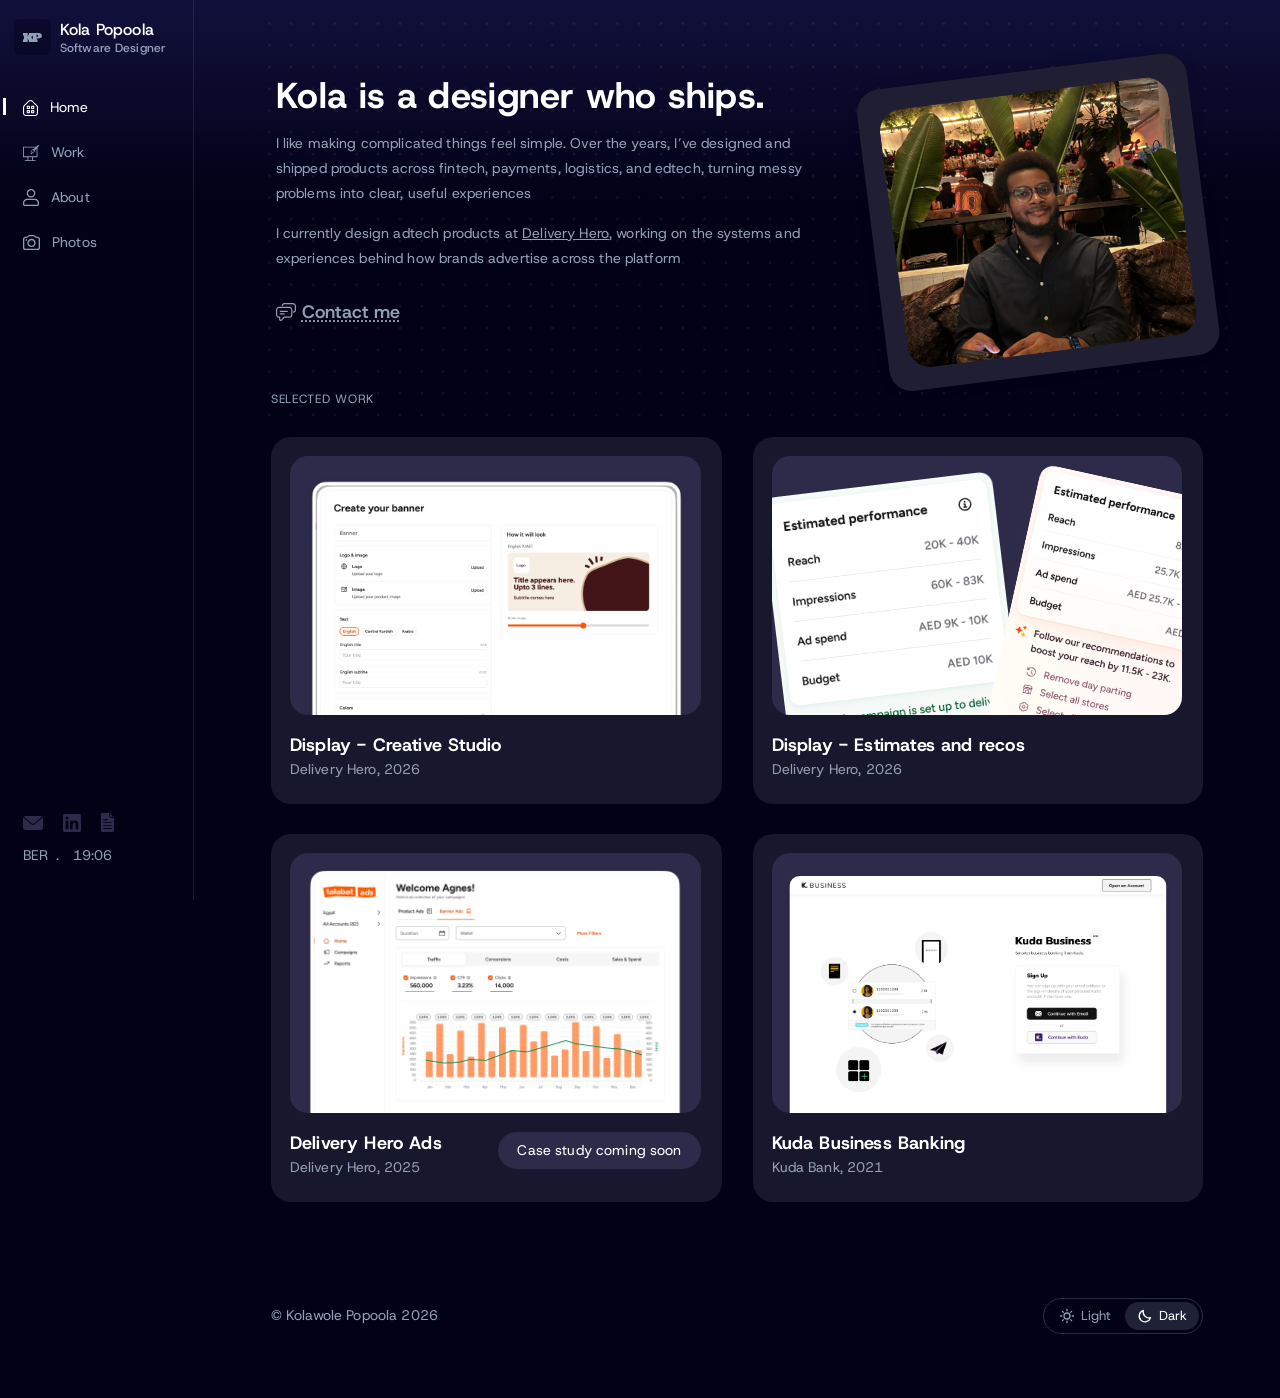
<file: index.html>
<!doctype html>
<html lang="en">
<head>
  <meta charset="utf-8" />
  <meta name="viewport" content="width=device-width, initial-scale=1" />
  <title>Kola Popoola — Software Designer</title>
  <meta name="description" content="Kola Popoola is a Berlin-based software designer shipping products across fintech, payments, logistics, edtech and adtech." />
  <link rel="icon" href="/favicon.svg" type="image/svg+xml" />
  <link rel="icon" href="/favicon-32.png" type="image/png" sizes="32x32" />
  <link rel="apple-touch-icon" href="/apple-touch-icon.png" />
  <link rel="preconnect" href="https://fonts.googleapis.com" />
  <link rel="preconnect" href="https://fonts.gstatic.com" crossorigin />
  <link href="https://fonts.googleapis.com/css2?family=Host+Grotesk:wght@400;500;600;700&display=swap" rel="stylesheet" />
  <script>
    // Apply the saved theme (dark by default) before the page paints
    (function () {
      var t;
      try { t = localStorage.getItem("theme"); } catch (e) {}
      document.documentElement.dataset.theme = t === "light" ? "light" : "dark";
    })();
  </script>
  <link rel="stylesheet" href="styles.css" />
  <script>
    // Hold the page hidden until main.js sets up the scroll reveal (shown anyway after 3s as a fallback)
    if (!matchMedia("(prefers-reduced-motion: reduce)").matches) {
      document.documentElement.classList.add("reveal-pending");
      setTimeout(function () { document.documentElement.classList.remove("reveal-pending"); }, 3000);
    }
  </script>
</head>
<body>
  <div class="layout">
    <aside class="sidebar">
      <a class="brand" href="/">
        <img class="brand__logo" src="assets/icons/logo.svg" width="37" height="36" alt="" />
        <img class="brand__logo brand__logo--light" src="assets/icons/logo-light.svg" width="37" height="36" alt="" />
        <span class="brand__text">
          <span class="brand__name">Kola Popoola</span>
          <span class="brand__role">Software Designer</span>
        </span>
      </a>

      <nav class="nav" aria-label="Main">
        <a class="nav__item is-active" href="/" aria-current="page">
          <img src="assets/icons/nav-home.svg" width="15" height="16" alt="" />
          Home
        </a>
        <a class="nav__item" href="/work">
          <img src="assets/icons/nav-work.svg" width="16" height="16" alt="" />
          Work
        </a>
        <a class="nav__item" href="/about">
          <img src="assets/icons/nav-about.svg" width="16" height="17" alt="" />
          About
        </a>
        <a class="nav__item" href="/photos">
          <img src="assets/icons/nav-photos.svg" width="17" height="15.2564" alt="" />
          Photos
        </a>
      </nav>

      <div class="sidebar__footer">
        <div class="sidebar__social">
          <a class="sidebar__icon-link" href="mailto:kolapopoola4@gmail.com" aria-label="Email Kola" data-tooltip="kolapopoola4@gmail.com">
            <img src="assets/icons/mail.svg" width="20" height="14" alt="" />
          </a>
          <a class="sidebar__icon-link" href="https://www.linkedin.com/in/kola-popoola-b61664143/" target="_blank" rel="noopener" aria-label="Kola on LinkedIn" data-tooltip="LinkedIn ↗">
            <img src="assets/icons/linkedin.svg" width="18" height="18" alt="" />
          </a>
          <a class="sidebar__icon-link" href="assets/resume/Kola-Popoola-Resume.pdf" download="Kola-Popoola-Resume.pdf" aria-label="Download Kola's resume (PDF)" data-tooltip="Download resume ↓">
            <img src="assets/icons/resume.svg" width="13" height="19" alt="" />
          </a>
        </div>
        <p class="clock" aria-label="Current time in Berlin">
          <span>BER</span><span class="clock__dot">.</span><time data-berlin-clock>21:20</time>
        </p>
      </div>
    </aside>

    <main class="main">
      <section class="hero">
        <div class="dots" aria-hidden="true"></div>

        <div class="hero__copy">
          <h1 class="hero__title">Kola is a designer who ships.</h1>
          <p class="hero__text">
            I like making complicated things feel simple. Over the years, I’ve designed and shipped products across fintech, payments, logistics, and edtech, turning messy problems into clear, useful experiences
          </p>
          <p class="hero__text">
            I currently design adtech products at <a href="https://deliveryhero.com" target="_blank" rel="noopener">Delivery Hero</a>, working on the systems and experiences behind how brands advertise across the platform
          </p>

          <div class="contact-menu" data-contact-menu data-email="kolapopoola4@gmail.com">
            <button type="button" class="contact-menu__button" aria-haspopup="true" aria-expanded="false" data-contact-toggle>
              <img class="contact-menu__icon" src="assets/icons/contact.svg" width="20" height="17.5994" alt="" />
              <svg class="contact-menu__check" width="18" height="18" viewBox="0 0 24 24" fill="none" aria-hidden="true"><circle cx="12" cy="12" r="9" stroke="currentColor" stroke-width="2" /><path d="m8 12.5 2.8 2.8L16.5 9.5" stroke="currentColor" stroke-width="2" stroke-linecap="round" stroke-linejoin="round" /></svg>
              <span class="contact-menu__label" data-contact-label>Contact me</span>
            </button>
            <div class="contact-menu__dropdown" role="menu" hidden data-contact-dropdown>
              <button type="button" role="menuitem" class="contact-menu__item" data-contact-copy>
                <svg width="18" height="18" viewBox="0 0 24 24" fill="none" aria-hidden="true"><rect x="8" y="8" width="12" height="12" rx="2.5" stroke="currentColor" stroke-width="1.8" /><path d="M16 8V6.5A2.5 2.5 0 0 0 13.5 4h-7A2.5 2.5 0 0 0 4 6.5v7A2.5 2.5 0 0 0 6.5 16H8" stroke="currentColor" stroke-width="1.8" /></svg>
                Copy email address
              </button>
              <a role="menuitem" class="contact-menu__item" href="mailto:kolapopoola4@gmail.com">
                <svg width="18" height="18" viewBox="0 0 24 24" fill="none" aria-hidden="true"><rect x="3" y="5" width="18" height="14" rx="2.5" stroke="currentColor" stroke-width="1.8" /><path d="m4 7 8 6 8-6" stroke="currentColor" stroke-width="1.8" stroke-linecap="round" stroke-linejoin="round" /></svg>
                Open email client
              </a>
            </div>
            <span class="visually-hidden" role="status" data-contact-status></span>
          </div>
        </div>

        <figure class="polaroid">
          <img src="assets/images/kola-portrait-home.jpg" alt="Portrait of Kola Popoola" />
        </figure>
      </section>

      <section class="work" aria-labelledby="work-heading">
        <h2 class="eyebrow" id="work-heading">Selected work</h2>

        <div class="work__grid">
          <a class="card" href="/creative-studio">
            <div class="card__media">
              <img class="card__creative-studio" src="assets/images/creative-studio.png" alt="" />
            </div>
            <div class="card__footer">
              <div>
                <h3 class="card__title">Display - Creative Studio</h3>
                <p class="card__meta">Delivery Hero, 2026</p>
              </div>
            </div>
          </a>

          <a class="card" href="/estimates-and-recos">
            <div class="card__media card__media--estimates">
              <img class="card__estimation" src="assets/images/estimation.png" alt="" />
              <img class="card__recommendation" src="assets/images/recommendation.png" alt="" />
            </div>
            <div class="card__footer">
              <div>
                <h3 class="card__title">Display - Estimates and recos</h3>
                <p class="card__meta">Delivery Hero, 2026</p>
              </div>
            </div>
          </a>

          <article class="card card--soon">
            <div class="card__media">
              <img class="card__dh-ads" src="assets/images/dh-ads.png" alt="" />
            </div>
            <div class="card__footer">
              <div>
                <h3 class="card__title">Delivery Hero Ads</h3>
                <p class="card__meta">Delivery Hero, 2025</p>
              </div>
              <span class="badge">Case study coming soon</span>
            </div>
          </article>

          <a class="card" href="/kuda-business">
            <div class="card__media">
              <img class="card__kuda" src="assets/images/kuda-business.png" alt="" />
            </div>
            <div class="card__footer">
              <div>
                <h3 class="card__title">Kuda Business Banking</h3>
                <p class="card__meta">Kuda Bank, 2021</p>
              </div>
            </div>
          </a>
        </div>
      </section>
      <footer class="footer footer--home">
        <p>&copy; Kolawole Popoola 2026</p>
      </footer>
    </main>
  </div>

  <script src="main.js"></script>
</body>
</html>
</file>
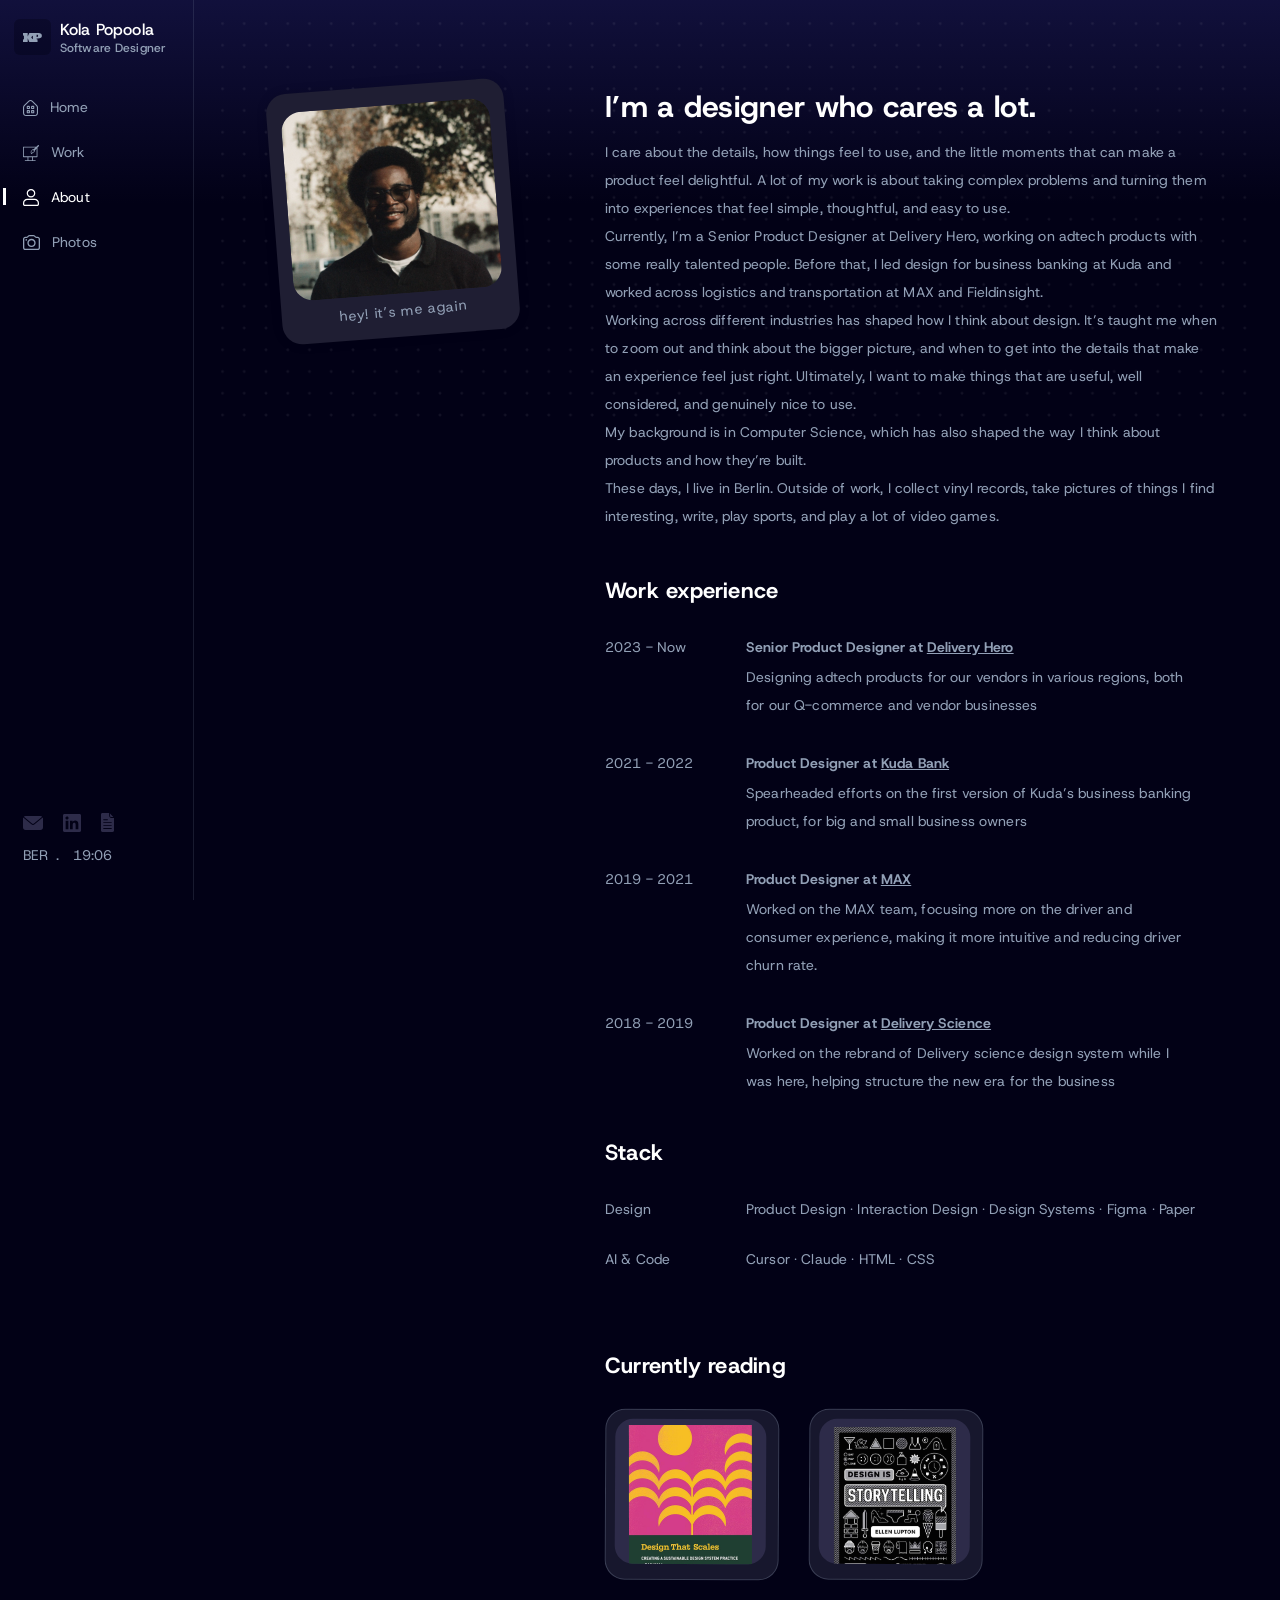
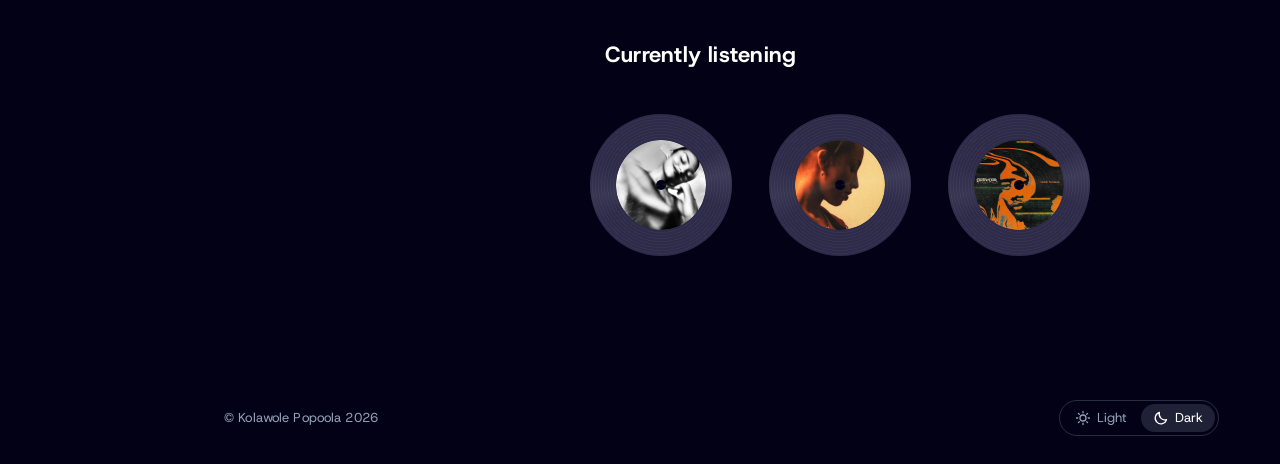
<file: about.html>
<!doctype html>
<html lang="en">
<head>
  <meta charset="utf-8" />
  <meta name="viewport" content="width=device-width, initial-scale=1" />
  <title>About — Kola Popoola</title>
  <meta name="description" content="Kola Popoola is a Senior Product Designer at Delivery Hero in Berlin, previously at Kuda, MAX and Fieldinsight." />
  <link rel="icon" href="/favicon.svg" type="image/svg+xml" />
  <link rel="icon" href="/favicon-32.png" type="image/png" sizes="32x32" />
  <link rel="apple-touch-icon" href="/apple-touch-icon.png" />
  <link rel="preconnect" href="https://fonts.googleapis.com" />
  <link rel="preconnect" href="https://fonts.gstatic.com" crossorigin />
  <link href="https://fonts.googleapis.com/css2?family=Host+Grotesk:wght@400;500;600;700&display=swap" rel="stylesheet" />
  <script>
    // Apply the saved theme (dark by default) before the page paints
    (function () {
      var t;
      try { t = localStorage.getItem("theme"); } catch (e) {}
      document.documentElement.dataset.theme = t === "light" ? "light" : "dark";
    })();
  </script>
  <link rel="stylesheet" href="styles.css" />
  <script>
    // Hold the page hidden until main.js sets up the scroll reveal (shown anyway after 3s as a fallback)
    if (!matchMedia("(prefers-reduced-motion: reduce)").matches) {
      document.documentElement.classList.add("reveal-pending");
      setTimeout(function () { document.documentElement.classList.remove("reveal-pending"); }, 3000);
    }
  </script>
</head>
<body>
  <div class="layout">
    <aside class="sidebar">
      <a class="brand" href="/">
        <img class="brand__logo" src="assets/icons/logo.svg" width="37" height="36" alt="" />
        <img class="brand__logo brand__logo--light" src="assets/icons/logo-light.svg" width="37" height="36" alt="" />
        <span class="brand__text">
          <span class="brand__name">Kola Popoola</span>
          <span class="brand__role">Software Designer</span>
        </span>
      </a>

      <nav class="nav" aria-label="Main">
        <a class="nav__item" href="/">
          <img src="assets/icons/nav-home-inactive.svg" width="15" height="16" alt="" />
          Home
        </a>
        <a class="nav__item" href="/work">
          <img src="assets/icons/nav-work.svg" width="16" height="16" alt="" />
          Work
        </a>
        <a class="nav__item is-active" href="/about" aria-current="page">
          <img src="assets/icons/nav-about-active.svg" width="16" height="17" alt="" />
          About
        </a>
        <a class="nav__item" href="/photos">
          <img src="assets/icons/nav-photos.svg" width="17" height="15.2564" alt="" />
          Photos
        </a>
      </nav>

      <div class="sidebar__footer">
        <div class="sidebar__social">
          <a class="sidebar__icon-link" href="mailto:kolapopoola4@gmail.com" aria-label="Email Kola" data-tooltip="kolapopoola4@gmail.com">
            <img src="assets/icons/mail.svg" width="20" height="14" alt="" />
          </a>
          <a class="sidebar__icon-link" href="https://www.linkedin.com/in/kola-popoola-b61664143/" target="_blank" rel="noopener" aria-label="Kola on LinkedIn" data-tooltip="LinkedIn ↗">
            <img src="assets/icons/linkedin.svg" width="18" height="18" alt="" />
          </a>
          <a class="sidebar__icon-link" href="assets/resume/Kola-Popoola-Resume.pdf" download="Kola-Popoola-Resume.pdf" aria-label="Download Kola's resume (PDF)" data-tooltip="Download resume ↓">
            <img src="assets/icons/resume.svg" width="13" height="19" alt="" />
          </a>
        </div>
        <p class="clock" aria-label="Current time in Berlin">
          <span>BER</span><span class="clock__dot">.</span><time data-berlin-clock>21:20</time>
        </p>
      </div>
    </aside>

    <main class="main">
      <div class="about">
        <div class="dots" aria-hidden="true"></div>

        <div class="about__aside">
          <figure class="about-polaroid">
            <img src="assets/images/kola-portrait.jpg" alt="Portrait of Kola Popoola" />
            <figcaption>hey! it’s me again</figcaption>
          </figure>
        </div>

        <div class="about__content">
          <h1 class="about__title">I’m a designer who cares a lot.</h1>
          <div class="about__bio">
            <p>I care about the details, how things feel to use, and the little moments that can make a product feel delightful. A lot of my work is about taking complex problems and turning them into experiences that feel simple, thoughtful, and easy to use.</p>
            <p>Currently, I’m a Senior Product Designer at Delivery Hero, working on adtech products with some really talented people. Before that, I led design for business banking at Kuda and worked across logistics and transportation at MAX and Fieldinsight.</p>
            <p>Working across different industries has shaped how I think about design. It’s taught me when to zoom out and think about the bigger picture, and when to get into the details that make an experience feel just right. Ultimately, I want to make things that are useful, well considered, and genuinely nice to use.</p>
            <p>My background is in Computer Science, which has also shaped the way I think about products and how they’re built.</p>
            <p>These days, I live in Berlin. Outside of work, I collect vinyl records, take pictures of things I find interesting, write, play sports, and play a lot of video games.</p>
          </div>

          <section class="about__section" aria-labelledby="experience-heading">
            <h2 class="about__heading" id="experience-heading">Work experience</h2>
            <ol class="timeline">
              <li class="timeline__item">
                <p class="timeline__label">2023 - Now</p>
                <div>
                  <h3 class="timeline__role">Senior Product Designer at <a href="https://www.deliveryhero.com/" target="_blank" rel="noopener">Delivery Hero</a></h3>
                  <p class="timeline__text">Designing adtech products for our vendors in various regions, both for our Q-commerce and vendor businesses</p>
                </div>
              </li>
              <li class="timeline__item">
                <p class="timeline__label">2021 - 2022</p>
                <div>
                  <h3 class="timeline__role">Product Designer at <a href="https://www.kuda.com/" target="_blank" rel="noopener">Kuda Bank</a></h3>
                  <p class="timeline__text">Spearheaded efforts on the first version of Kuda’s business banking product, for big and small business owners</p>
                </div>
              </li>
              <li class="timeline__item">
                <p class="timeline__label">2019 - 2021</p>
                <div>
                  <h3 class="timeline__role">Product Designer at <a href="https://www.maxdrive.ai/" target="_blank" rel="noopener">MAX</a></h3>
                  <p class="timeline__text">Worked on the MAX team, focusing more on the driver and consumer experience, making it more intuitive and reducing driver churn rate.</p>
                </div>
              </li>
              <li class="timeline__item">
                <p class="timeline__label">2018 - 2019</p>
                <div>
                  <h3 class="timeline__role">Product Designer at <a href="https://fieldinsight.co/" target="_blank" rel="noopener">Delivery Science</a></h3>
                  <p class="timeline__text">Worked on the rebrand of Delivery science design system while I was here, helping structure the new era for the business</p>
                </div>
              </li>
            </ol>
          </section>

          <section class="about__section about__section--stack" aria-labelledby="stack-heading">
            <h2 class="about__heading" id="stack-heading">Stack</h2>
            <dl class="stack">
              <div class="stack__row">
                <dt class="timeline__label">Design</dt>
                <dd>Product Design · Interaction Design · Design Systems · Figma · Paper</dd>
              </div>
              <div class="stack__row">
                <dt class="timeline__label">AI &amp; Code</dt>
                <dd>Cursor · Claude · HTML · CSS</dd>
              </div>
            </dl>
          </section>

          <section class="about__section about__section--reading" aria-labelledby="reading-heading">
            <h2 class="about__heading" id="reading-heading">Currently reading</h2>
            <ul class="books">
              <li class="book">
                <a class="book__link" href="http://amazon.de/Design-That-Scales-Creating-Sustainable/dp/1959029215" target="_blank" rel="noopener" data-hover-label="View on Amazon ↗">
                  <span class="book__shelf">
                    <img class="book__cover book__cover--scales" src="assets/about/book-design-that-scales.png" alt="Design That Scales by Dan Mall" />
                  </span>
                </a>
              </li>
              <li class="book">
                <a class="book__link" href="https://www.amazon.de/Design-Storytelling-Ellen-Lupton/dp/194230319X" target="_blank" rel="noopener" data-hover-label="View on Amazon ↗">
                  <span class="book__shelf">
                    <img class="book__cover book__cover--storytelling" src="assets/about/book-design-is-storytelling.jpg" alt="Design Is Storytelling by Ellen Lupton" />
                  </span>
                </a>
              </li>
            </ul>
          </section>

          <section class="about__section about__section--listening" aria-labelledby="listening-heading">
            <h2 class="about__heading" id="listening-heading">Currently listening</h2>
            <ul class="records">
              <li class="record">
                <a class="record__link" href="https://open.spotify.com/album/0l8zYqoUeBYg47Gmevq9HZ?si=cb59dbf5a5754529" target="_blank" rel="noopener" data-hover-label="Listen on Spotify ↗">
                  <span class="record__disc">
                    <img src="assets/about/album-1.png" width="90" height="90" alt="Olivia Dean album on Spotify" />
                  </span>
                </a>
              </li>
              <li class="record">
                <a class="record__link" href="https://open.spotify.com/album/0NxA1D1taWpPdIc6uIlAi9?si=I78xOGxATVuTMQwxL5cVbg" target="_blank" rel="noopener" data-hover-label="Listen on Spotify ↗">
                  <span class="record__disc">
                    <img src="assets/about/album-2.png" width="90" height="90" alt="Sade album on Spotify" />
                  </span>
                </a>
              </li>
              <li class="record">
                <a class="record__link" href="https://open.spotify.com/album/5u7OrPu6BbadcZNWuH10VT?si=rixZjhqBQ3mLoI3atTfFkA" target="_blank" rel="noopener" data-hover-label="Listen on Spotify ↗">
                  <span class="record__disc">
                    <img src="assets/about/album-3.png" width="90" height="90" alt="Leon Thomas album on Spotify" />
                  </span>
                </a>
              </li>
            </ul>
          </section>
        </div>
      </div>

      <footer class="footer">
        <p>&copy; Kolawole Popoola 2026</p>
      </footer>
    </main>
  </div>

  <script src="main.js"></script>
</body>
</html>
</file>
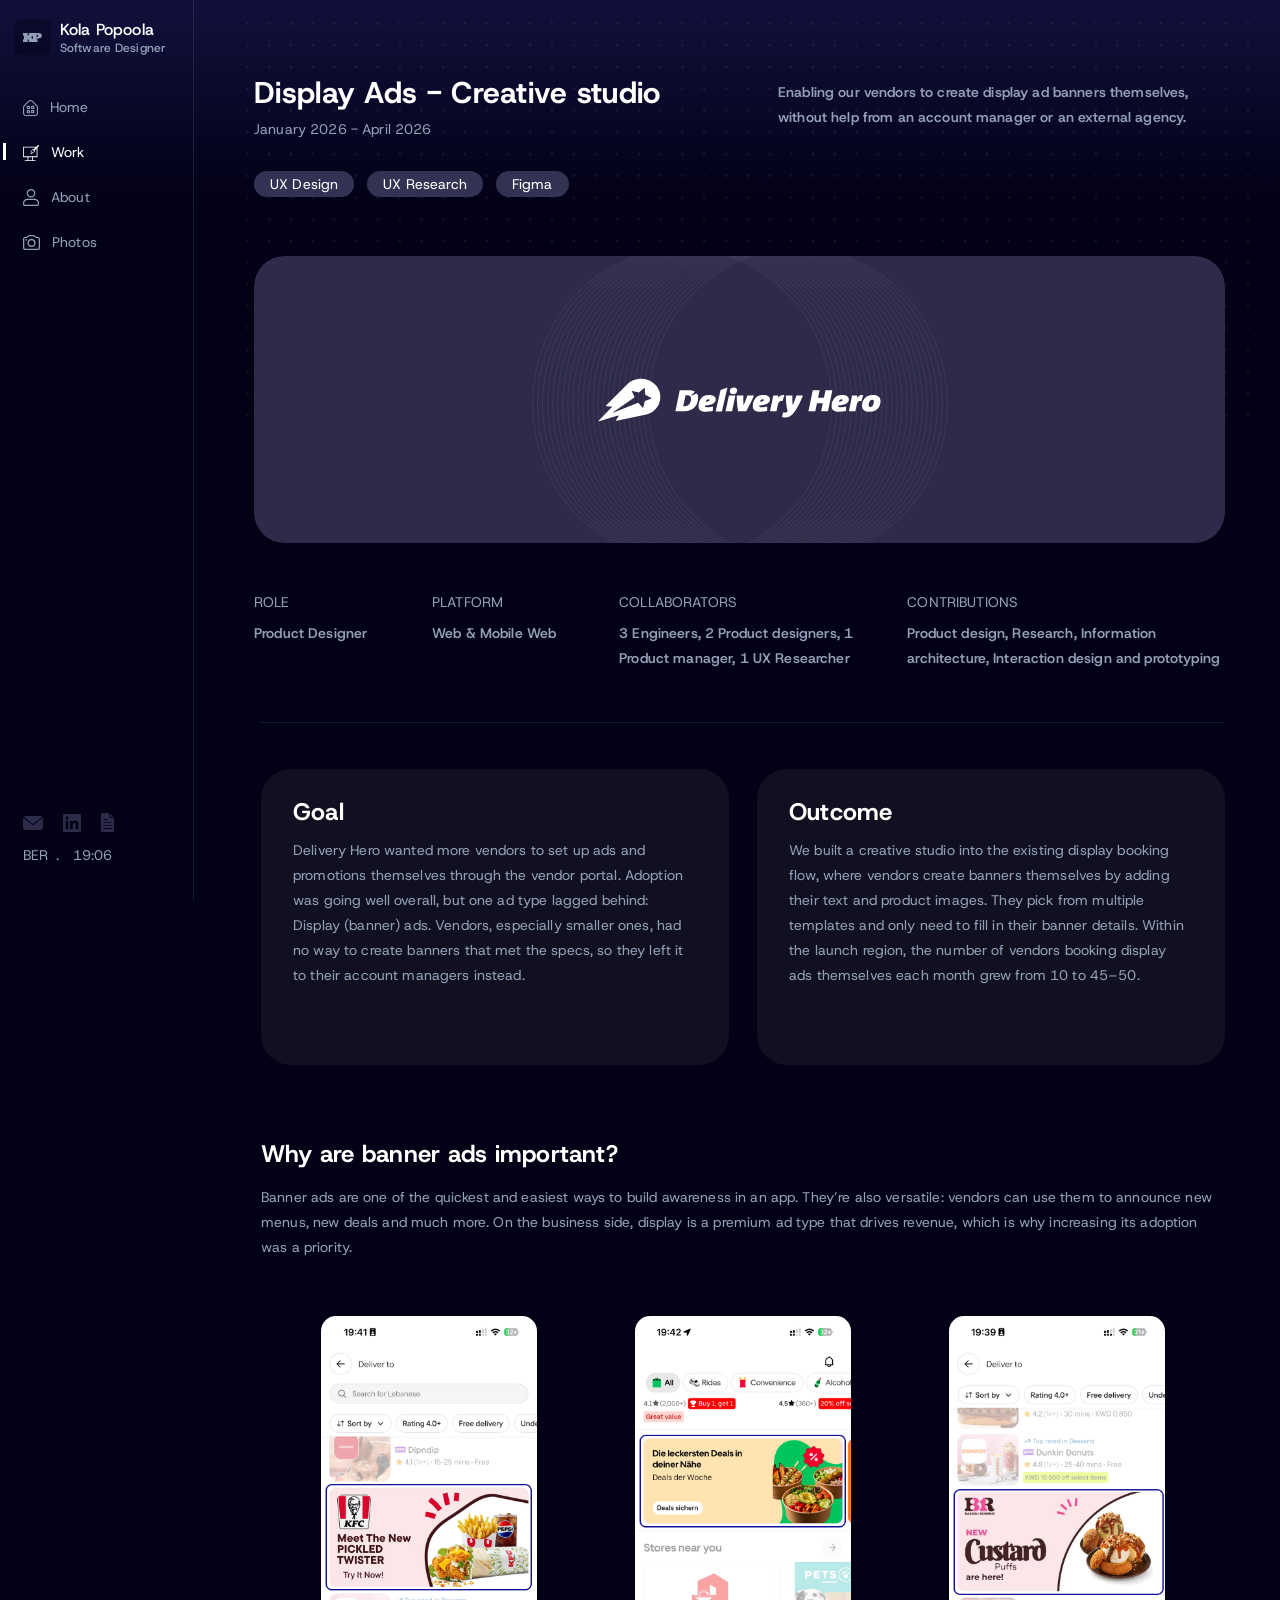
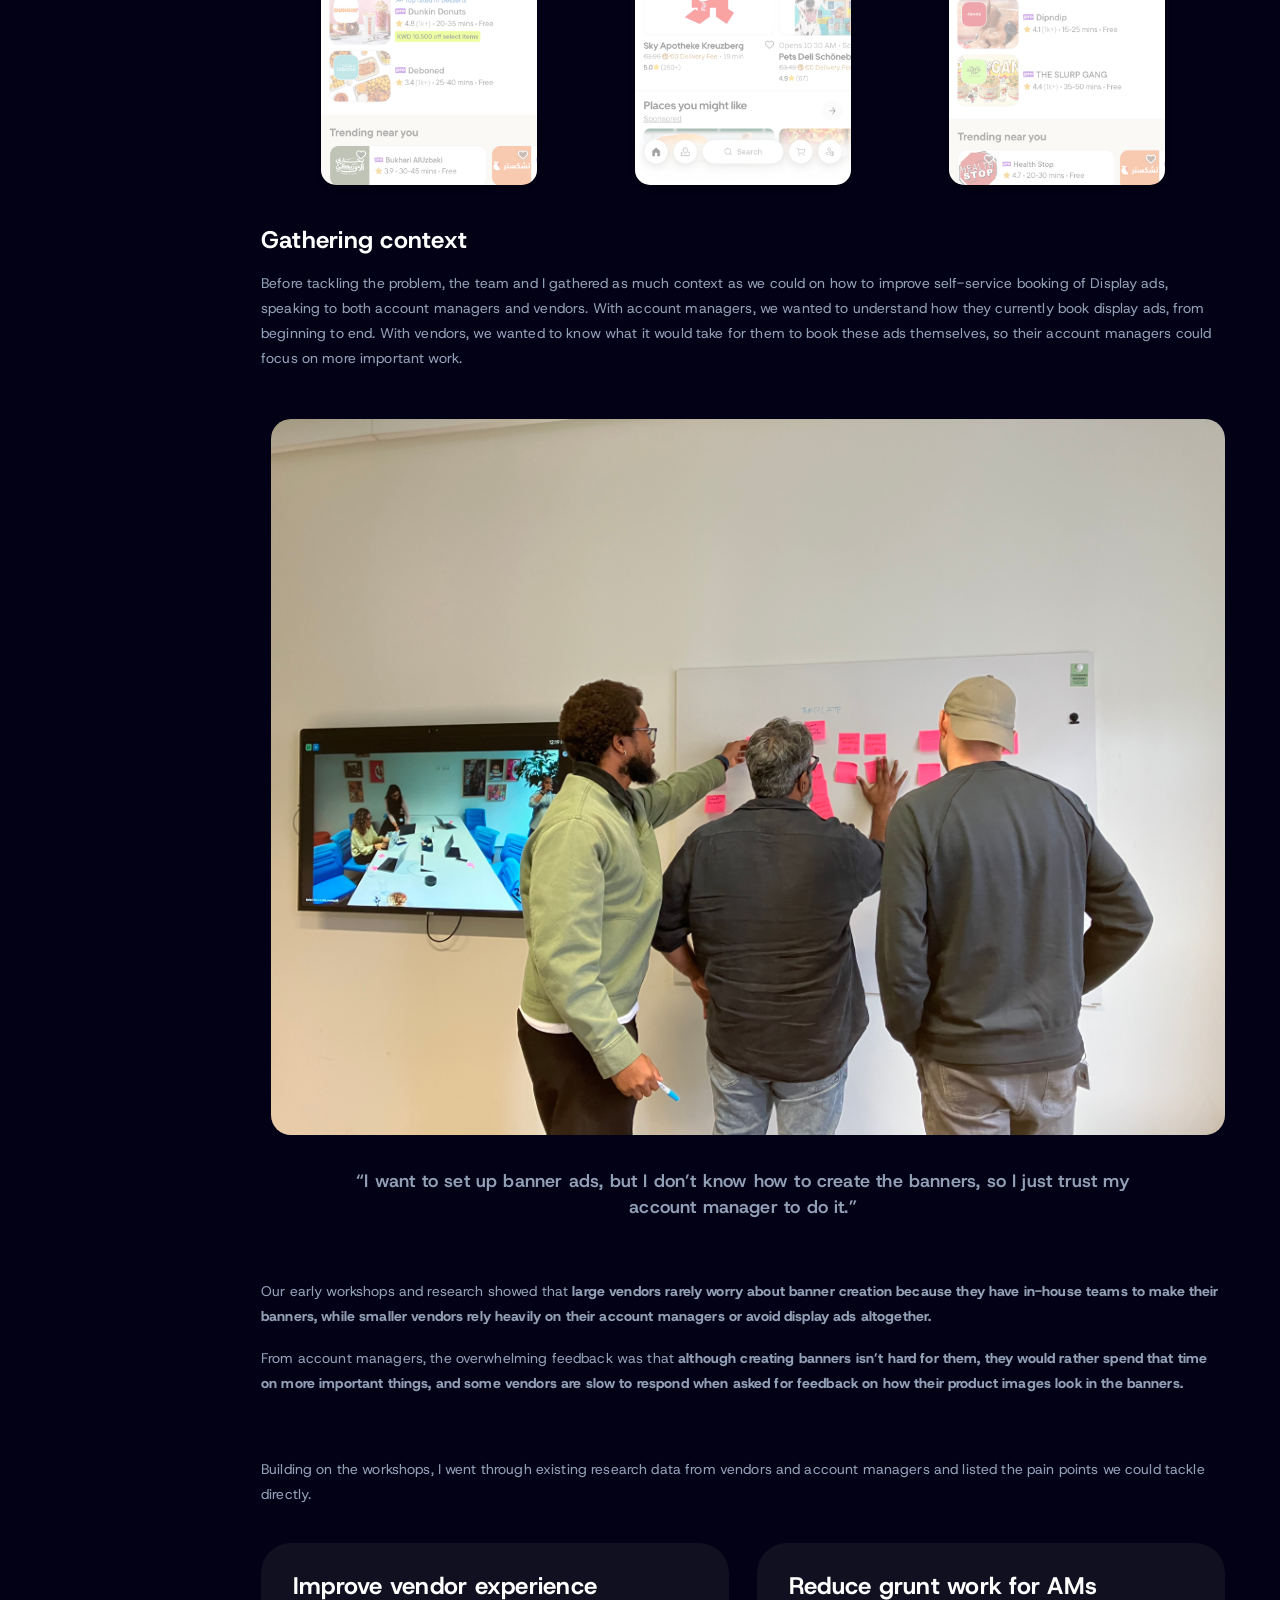
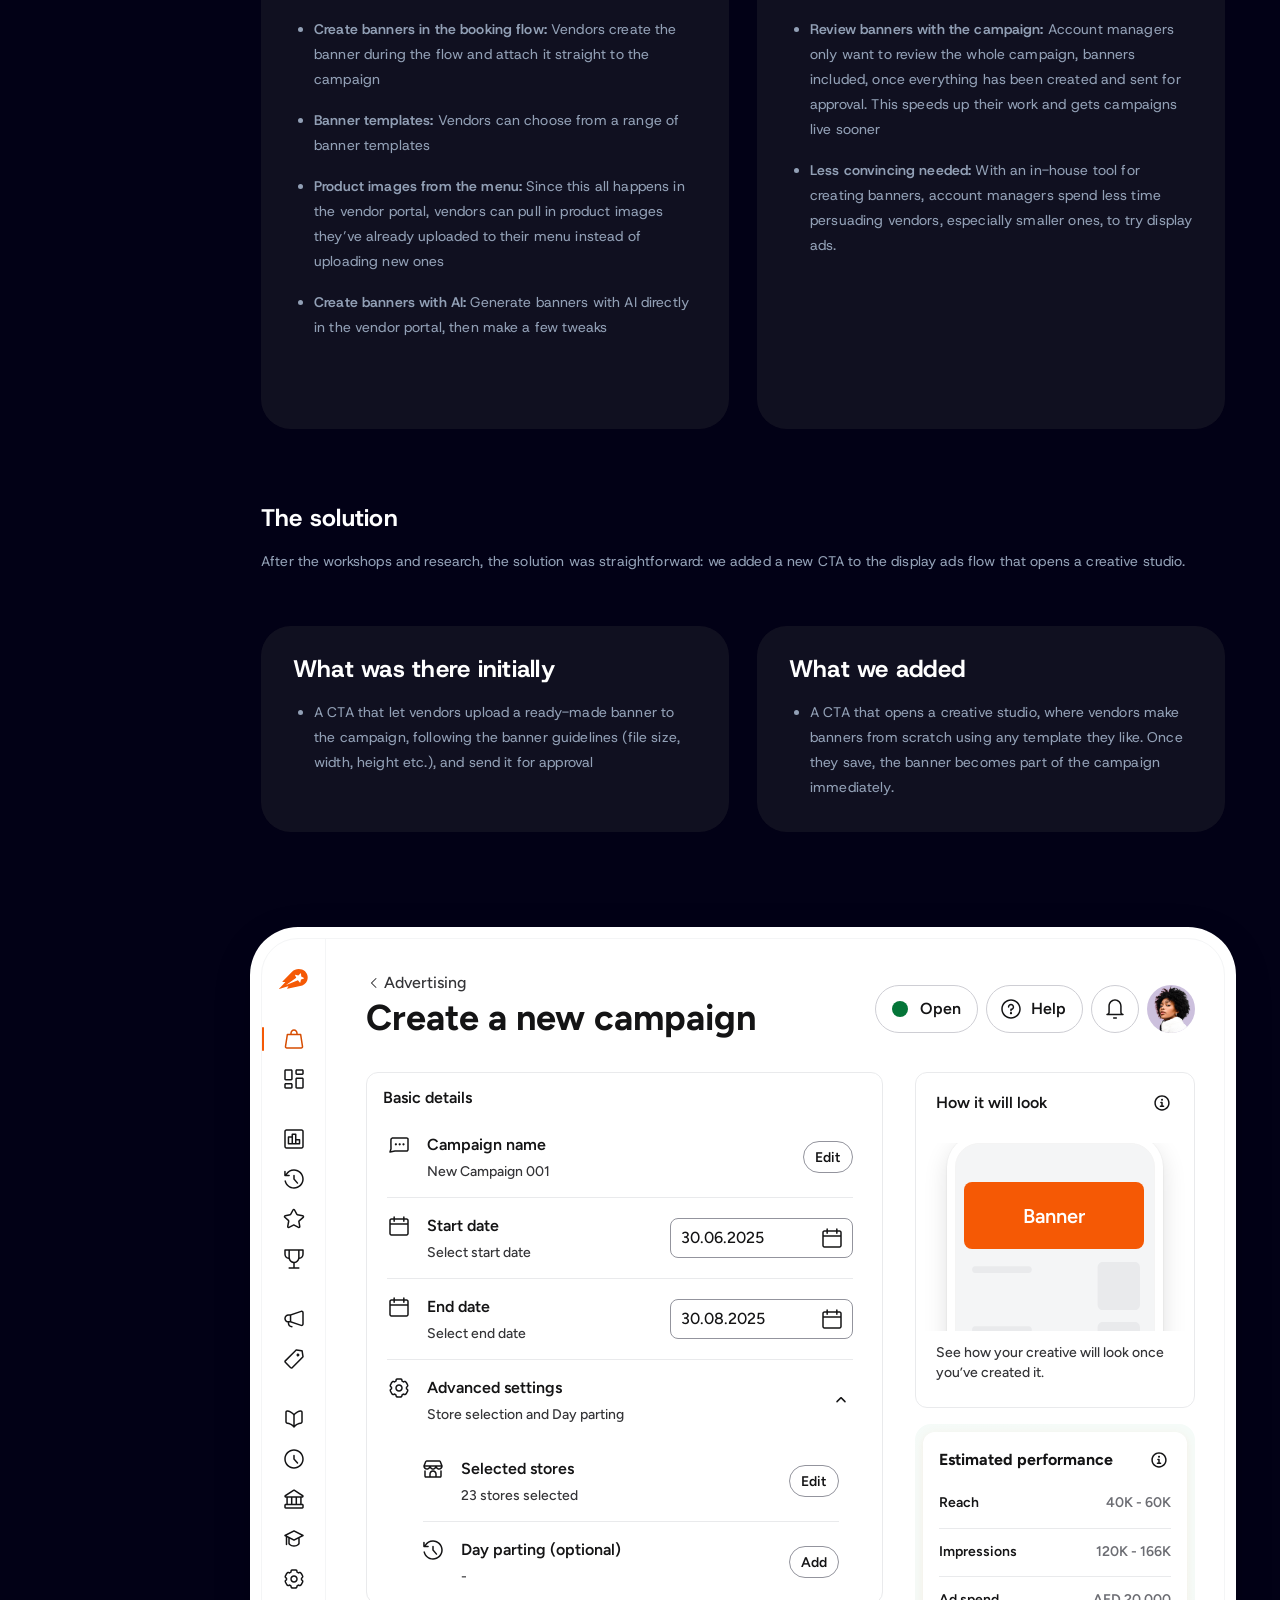
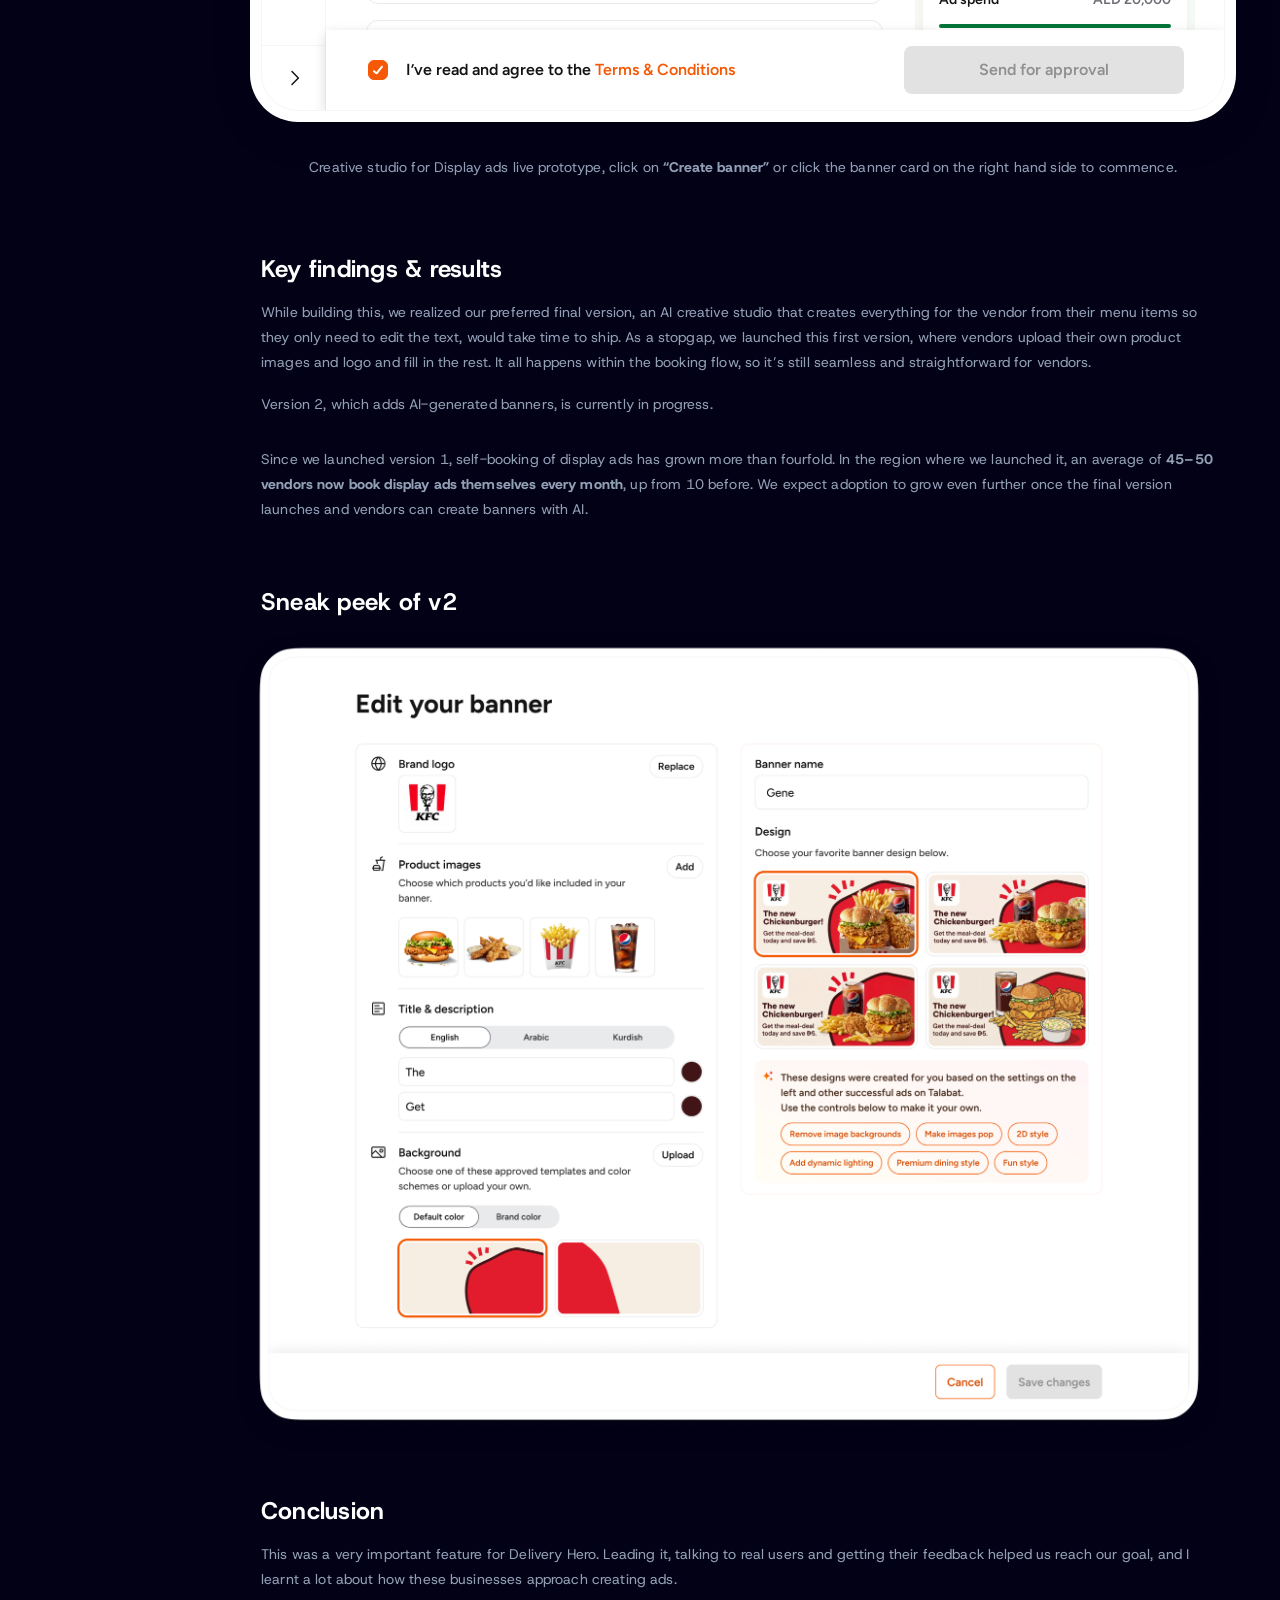
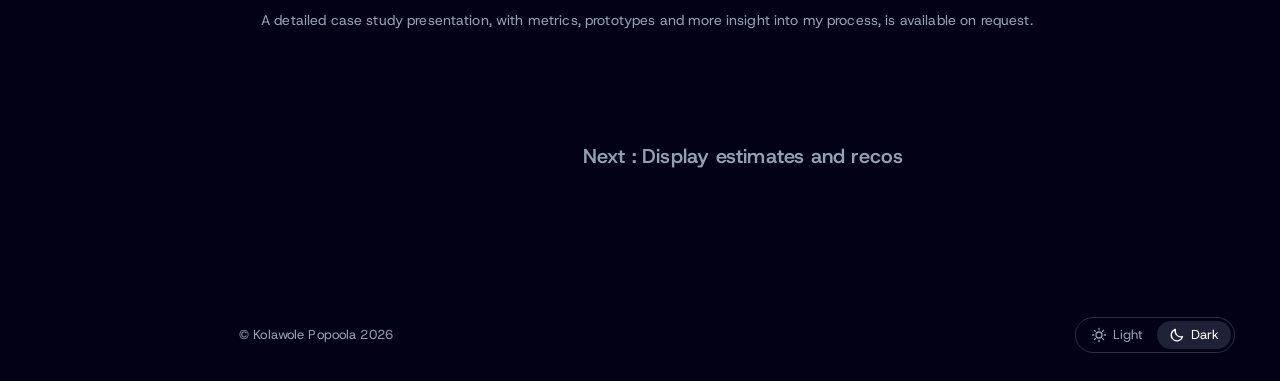
<file: creative-studio.html>
<!doctype html>
<html lang="en">
<head>
  <meta charset="utf-8" />
  <meta name="viewport" content="width=device-width, initial-scale=1" />
  <title>Display Ads - Creative studio — Kola Popoola</title>
  <meta name="description" content="Case study: enabling Delivery Hero vendors to set up display ad banners themselves, without an account manager." />
  <link rel="icon" href="/favicon.svg" type="image/svg+xml" />
  <link rel="icon" href="/favicon-32.png" type="image/png" sizes="32x32" />
  <link rel="apple-touch-icon" href="/apple-touch-icon.png" />
  <link rel="preconnect" href="https://fonts.googleapis.com" />
  <link rel="preconnect" href="https://fonts.gstatic.com" crossorigin />
  <link href="https://fonts.googleapis.com/css2?family=Figtree:wght@500;600;700&family=Host+Grotesk:wght@400;500;600;700;800&display=swap" rel="stylesheet" />
  <script>
    // Apply the saved theme (dark by default) before the page paints
    (function () {
      var t;
      try { t = localStorage.getItem("theme"); } catch (e) {}
      document.documentElement.dataset.theme = t === "light" ? "light" : "dark";
    })();
  </script>
  <link rel="stylesheet" href="styles.css" />
  <link rel="stylesheet" href="prototypes/creative-studio.css" />
  <script>
    // Hold the page hidden until main.js sets up the scroll reveal (shown anyway after 3s as a fallback)
    if (!matchMedia("(prefers-reduced-motion: reduce)").matches) {
      document.documentElement.classList.add("reveal-pending");
      setTimeout(function () { document.documentElement.classList.remove("reveal-pending"); }, 3000);
    }
  </script>
</head>
<body>
  <div class="layout">
    <aside class="sidebar">
      <a class="brand" href="/">
        <img class="brand__logo" src="assets/icons/logo.svg" width="37" height="36" alt="" />
        <img class="brand__logo brand__logo--light" src="assets/icons/logo-light.svg" width="37" height="36" alt="" />
        <span class="brand__text">
          <span class="brand__name">Kola Popoola</span>
          <span class="brand__role">Software Designer</span>
        </span>
      </a>

      <nav class="nav" aria-label="Main">
        <a class="nav__item" href="/">
          <img src="assets/icons/nav-home-inactive.svg" width="15" height="16" alt="" />
          Home
        </a>
        <a class="nav__item is-active" href="/work" aria-current="true">
          <img src="assets/icons/nav-work-active.svg" width="16" height="16" alt="" />
          Work
        </a>
        <a class="nav__item" href="/about">
          <img src="assets/icons/nav-about.svg" width="16" height="17" alt="" />
          About
        </a>
        <a class="nav__item" href="/photos">
          <img src="assets/icons/nav-photos.svg" width="17" height="15.2564" alt="" />
          Photos
        </a>
      </nav>

      <div class="sidebar__footer">
        <div class="sidebar__social">
          <a class="sidebar__icon-link" href="mailto:kolapopoola4@gmail.com" aria-label="Email Kola" data-tooltip="kolapopoola4@gmail.com">
            <img src="assets/icons/mail.svg" width="20" height="14" alt="" />
          </a>
          <a class="sidebar__icon-link" href="https://www.linkedin.com/in/kola-popoola-b61664143/" target="_blank" rel="noopener" aria-label="Kola on LinkedIn" data-tooltip="LinkedIn ↗">
            <img src="assets/icons/linkedin.svg" width="18" height="18" alt="" />
          </a>
          <a class="sidebar__icon-link" href="assets/resume/Kola-Popoola-Resume.pdf" download="Kola-Popoola-Resume.pdf" aria-label="Download Kola's resume (PDF)" data-tooltip="Download resume ↓">
            <img src="assets/icons/resume.svg" width="13" height="19" alt="" />
          </a>
        </div>
        <p class="clock" aria-label="Current time in Berlin">
          <span>BER</span><span class="clock__dot">.</span><time data-berlin-clock>21:20</time>
        </p>
      </div>
    </aside>

    <main class="main">
      <article class="cs">
        <div class="dots" aria-hidden="true"></div>

        <header class="cs-header">
          <div class="cs-header__main">
            <h1 class="cs-header__title">Display Ads - Creative studio</h1>
            <p class="cs-header__date">January 2026 - April 2026</p>
            <ul class="cs-tags">
              <li>UX Design</li>
              <li>UX Research</li>
              <li>Figma</li>
            </ul>
          </div>
          <p class="cs-header__summary">Enabling our vendors to create display ad banners themselves, without help from an account manager or an external agency.</p>
        </header>

        <img class="cs-hero" src="assets/work/creative-studio/hero.svg" width="964" height="285" alt="Delivery Hero" />

        <dl class="cs-meta">
          <div>
            <dt>Role</dt>
            <dd>Product Designer</dd>
          </div>
          <div>
            <dt>Platform</dt>
            <dd>Web &amp; Mobile Web</dd>
          </div>
          <div>
            <dt>Collaborators</dt>
            <dd>3 Engineers, 2 Product designers, 1 Product manager, 1 UX Researcher</dd>
          </div>
          <div>
            <dt>Contributions</dt>
            <dd>Product design, Research, Information architecture, Interaction design and prototyping</dd>
          </div>
        </dl>

        <hr class="cs-divider" />

        <div class="cs-cards">
          <section class="cs-card">
            <h2 class="cs-card__title">Goal</h2>
            <p>Delivery Hero wanted more vendors to set up ads and promotions themselves through the vendor portal. Adoption was going well overall, but one ad type lagged behind: Display (banner) ads. Vendors, especially smaller ones, had no way to create banners that met the specs, so they left it to their account managers instead.</p>
          </section>
          <section class="cs-card">
            <h2 class="cs-card__title">Outcome</h2>
            <p>We built a creative studio into the existing display booking flow, where vendors create banners themselves by adding their text and product images. They pick from multiple templates and only need to fill in their banner details. Within the launch region, the number of vendors booking display ads themselves each month grew from 10 to 45–50.</p>
          </section>
        </div>

        <section class="cs-section">
          <h2 class="cs-heading">Why are banner ads important?</h2>
          <p class="cs-text">Banner ads are one of the quickest and easiest ways to build awareness in an app. They’re also versatile: vendors can use them to announce new menus, new deals and much more. On the business side, display is a premium ad type that drives revenue, which is why increasing its adoption was a priority.</p>
          <div class="cs-phones">
            <img src="assets/work/creative-studio/app-screen-1.png" width="216" height="470" alt="Talabat home screen with a KFC banner ad" loading="lazy" />
            <img src="assets/work/creative-studio/app-screen-2.png" width="216" height="470" alt="Talabat home screen with a deals banner ad" loading="lazy" />
            <img src="assets/work/creative-studio/app-screen-3.png" width="216" height="470" alt="Talabat home screen with a Custard Puffs banner ad" loading="lazy" />
          </div>
        </section>

        <section class="cs-section cs-section--tight">
          <h2 class="cs-heading">Gathering context</h2>
          <p class="cs-text">Before tackling the problem, the team and I gathered as much context as we could on how to improve self-service booking of Display ads, speaking to both account managers and vendors. With account managers, we wanted to understand how they currently book display ads, from beginning to end. With vendors, we wanted to know what it would take for them to book these ads themselves, so their account managers could focus on more important work.</p>
          <img class="cs-photo" src="assets/work/creative-studio/workshop.jpg" width="920" height="690" alt="Kola and two colleagues mapping sticky notes on a whiteboard during a workshop" loading="lazy" />
          <blockquote class="cs-quote">“I want to set up banner ads, but I don’t know how to create the banners, so I just trust my account manager to do it.”</blockquote>
          <p class="cs-text cs-text--spaced">Our early workshops and research showed that <strong>large vendors rarely worry about banner creation because they have in-house teams to make their banners, while smaller vendors rely heavily on their account managers or avoid display ads altogether.</strong></p>
          <p class="cs-text">From account managers, the overwhelming feedback was that <strong>although creating banners isn’t hard for them, they would rather spend that time on more important things, and some vendors are slow to respond when asked for feedback on how their product images look in the banners.</strong></p>
          <p class="cs-text cs-text--spaced-lg">Building on the workshops, I went through existing research data from vendors and account managers and listed the pain points we could tackle directly.</p>

          <div class="cs-cards cs-cards--lists">
            <section class="cs-card">
              <h3 class="cs-card__title">Improve vendor experience</h3>
              <ul class="cs-list">
                <li><b>Create banners in the booking flow: </b>Vendors create the banner during the flow and attach it straight to the campaign</li>
                <li><b>Banner templates: </b>Vendors can choose from a range of banner templates</li>
                <li><b>Product images from the menu: </b>Since this all happens in the vendor portal, vendors can pull in product images they’ve already uploaded to their menu instead of uploading new ones</li>
                <li><b>Create banners with AI: </b>Generate banners with AI directly in the vendor portal, then make a few tweaks</li>
              </ul>
            </section>
            <section class="cs-card">
              <h3 class="cs-card__title">Reduce grunt work for AMs</h3>
              <ul class="cs-list">
                <li><b>Review banners with the campaign: </b>Account managers only want to review the whole campaign, banners included, once everything has been created and sent for approval. This speeds up their work and gets campaigns live sooner</li>
                <li><b>Less convincing needed: </b>With an in-house tool for creating banners, account managers spend less time persuading vendors, especially smaller ones, to try display ads.</li>
              </ul>
            </section>
          </div>
        </section>

        <section class="cs-section">
          <h2 class="cs-heading">The solution</h2>
          <p class="cs-text">After the workshops and research, the solution was straightforward: we added a new CTA to the display ads flow that opens a creative studio.</p>
          <div class="cs-cards cs-cards--compare">
            <section class="cs-card">
              <h3 class="cs-card__title">What was there initially</h3>
              <ul class="cs-list">
                <li>A CTA that let vendors upload a ready-made banner to the campaign, following the banner guidelines (file size, width, height etc.), and send it for approval</li>
              </ul>
            </section>
            <section class="cs-card">
              <h3 class="cs-card__title">What we added</h3>
              <ul class="cs-list">
                <li>A CTA that opens a creative studio, where vendors make banners from scratch using any template they like. Once they save, the banner becomes part of the campaign immediately.</li>
              </ul>
            </section>
          </div>

          <!-- Live prototype: real HTML, rendered at 962×771 and scaled down to fit narrower screens -->
          <div class="proto-stage" data-proto-stage>
            <div class="proto" data-proto>
              <div class="proto__sidenav">
                <img class="proto__logo" src="assets/work/creative-studio/proto/dh-logo.svg" width="33" height="32" alt="" />
                <div class="proto__nav-group">
                  <span class="proto__nav-item is-active"><img src="assets/work/creative-studio/proto/nav-shopping-bag.svg" width="24" height="24" alt="" /></span>
                  <span class="proto__nav-item"><img src="assets/work/creative-studio/proto/nav-dashboard.svg" width="24" height="24" alt="" /></span>
                </div>
                <div class="proto__nav-group">
                  <span class="proto__nav-item"><img src="assets/work/creative-studio/proto/nav-bar-chart.svg" width="24" height="24" alt="" /></span>
                  <span class="proto__nav-item"><img src="assets/work/creative-studio/proto/nav-history.svg" width="24" height="24" alt="" /></span>
                  <span class="proto__nav-item"><img src="assets/work/creative-studio/proto/nav-star.svg" width="24" height="24" alt="" /></span>
                  <span class="proto__nav-item"><img src="assets/work/creative-studio/proto/nav-trophy.svg" width="24" height="24" alt="" /></span>
                </div>
                <div class="proto__nav-group">
                  <span class="proto__nav-item"><img src="assets/work/creative-studio/proto/nav-megaphone.svg" width="24" height="24" alt="" /></span>
                  <span class="proto__nav-item"><img src="assets/work/creative-studio/proto/nav-tag.svg" width="24" height="24" alt="" /></span>
                </div>
                <div class="proto__nav-group">
                  <span class="proto__nav-item"><img src="assets/work/creative-studio/proto/nav-open-menu.svg" width="24" height="24" alt="" /></span>
                  <span class="proto__nav-item"><img src="assets/work/creative-studio/proto/nav-time.svg" width="24" height="24" alt="" /></span>
                  <span class="proto__nav-item"><img src="assets/work/creative-studio/proto/nav-bank.svg" width="24" height="24" alt="" /></span>
                  <span class="proto__nav-item"><img src="assets/work/creative-studio/proto/nav-school.svg" width="24" height="24" alt="" /></span>
                  <span class="proto__nav-item"><img src="assets/work/creative-studio/proto/nav-settings.svg" width="24" height="24" alt="" /></span>
                </div>
                <div class="proto__nav-footer">
                  <span class="proto__nav-item"><img src="assets/work/creative-studio/proto/nav-chevron-right.svg" width="24" height="24" alt="" /></span>
                </div>
              </div>

              <div class="proto__main">
                <div class="proto__scroll">
                  <header class="proto__header">
                    <div>
                      <p class="proto__back"><img src="assets/work/creative-studio/proto/chevron-left.svg" width="16" height="16" alt="" />Advertising</p>
                      <h4 class="proto__title">Create a new campaign</h4>
                    </div>
                    <div class="proto__actions">
                      <span class="proto__chip"><img src="assets/work/creative-studio/proto/status-dot.svg" width="16" height="16" alt="" />Open</span>
                      <span class="proto__chip"><img src="assets/work/creative-studio/proto/help-circle.svg" width="24" height="24" alt="" />Help</span>
                      <span class="proto__icon-btn"><img src="assets/work/creative-studio/proto/bell.svg" width="24" height="24" alt="" /></span>
                      <img class="proto__avatar" src="assets/work/creative-studio/proto/avatar.png" width="48" height="48" alt="" />
                    </div>
                  </header>

                  <div class="proto__row">
                    <div class="proto__left">
                      <!-- Basic details -->
                      <section class="proto-section">
                        <h5 class="proto-section__title">Basic details</h5>
                        <div class="proto-item">
                          <img src="assets/work/creative-studio/proto/sms-message.svg" width="24" height="24" alt="" />
                          <div class="proto-item__body">
                            <p class="proto-item__title">Campaign name</p>
                            <p class="proto-item__sub">New Campaign 001</p>
                          </div>
                          <button class="proto-pill" type="button">Edit</button>
                        </div>
                        <div class="proto-item">
                          <img src="assets/work/creative-studio/proto/date.svg" width="24" height="24" alt="" />
                          <div class="proto-item__body">
                            <p class="proto-item__title">Start date</p>
                            <p class="proto-item__sub">Select start date</p>
                          </div>
                          <label class="proto-input">
                            <input type="text" value="30.06.2025" aria-label="Start date" />
                            <img src="assets/work/creative-studio/proto/date.svg" width="24" height="24" alt="" />
                          </label>
                        </div>
                        <div class="proto-item">
                          <img src="assets/work/creative-studio/proto/date.svg" width="24" height="24" alt="" />
                          <div class="proto-item__body">
                            <p class="proto-item__title">End date</p>
                            <p class="proto-item__sub">Select end date</p>
                          </div>
                          <label class="proto-input">
                            <input type="text" value="30.08.2025" aria-label="End date" />
                            <img src="assets/work/creative-studio/proto/date.svg" width="24" height="24" alt="" />
                          </label>
                        </div>
                        <button class="proto-item proto-item--toggle" type="button" aria-expanded="true" data-proto-toggle>
                          <img src="assets/work/creative-studio/proto/settings.svg" width="24" height="24" alt="" />
                          <span class="proto-item__body">
                            <span class="proto-item__title">Advanced settings</span>
                            <span class="proto-item__sub">Store selection and Day parting</span>
                          </span>
                          <img class="proto-chevron" src="assets/work/creative-studio/proto/chevron-up.svg" width="24" height="24" alt="" />
                        </button>
                        <div class="proto-nested">
                          <div class="proto-item proto-item--nested">
                            <img src="assets/work/creative-studio/proto/store.svg" width="24" height="24" alt="" />
                            <div class="proto-item__body">
                              <p class="proto-item__title">Selected stores</p>
                              <p class="proto-item__sub">23 stores selected</p>
                            </div>
                            <button class="proto-pill" type="button">Edit</button>
                          </div>
                          <div class="proto-item proto-item--nested">
                            <img src="assets/work/creative-studio/proto/history.svg" width="24" height="24" alt="" />
                            <div class="proto-item__body">
                              <p class="proto-item__title">Day parting (optional)</p>
                              <p class="proto-item__sub">-</p>
                            </div>
                            <button class="proto-pill" type="button">Add</button>
                          </div>
                        </div>
                      </section>

                      <!-- Ad format -->
                      <section class="proto-section">
                        <h5 class="proto-section__title">Ad Format</h5>
                        <div class="proto-choices" role="radiogroup" aria-label="Ad format">
                          <label class="proto-choice">
                            <input type="radio" name="proto-format" value="banner" checked />
                            <span class="proto-radio" aria-hidden="true"><img src="assets/work/creative-studio/proto/radio-on.svg" width="20" height="20" alt="" /></span>
                            Banner
                          </label>
                          <label class="proto-choice">
                            <input type="radio" name="proto-format" value="story" />
                            <span class="proto-radio" aria-hidden="true"><img src="assets/work/creative-studio/proto/radio-on.svg" width="20" height="20" alt="" /></span>
                            Story
                          </label>
                        </div>
                        <button class="proto-item proto-item--toggle proto-item--ruled" type="button" aria-expanded="true" data-proto-toggle>
                          <img src="assets/work/creative-studio/proto/settings.svg" width="24" height="24" alt="" />
                          <span class="proto-item__body">
                            <span class="proto-item__title">Advanced settings</span>
                            <span class="proto-item__sub">Placement</span>
                          </span>
                          <img class="proto-chevron" src="assets/work/creative-studio/proto/chevron-up.svg" width="24" height="24" alt="" />
                        </button>
                        <div class="proto-nested proto-placements">
                          <label class="proto-check-card">
                            <input type="checkbox" checked />
                            <span class="proto-checkbox" aria-hidden="true"><img src="assets/work/creative-studio/proto/checkbox-check.svg" width="20" height="20" alt="" /></span>
                            <span class="proto-check-card__label">Home Page</span>
                            <img src="assets/work/creative-studio/proto/info-circle-mini.svg" width="24" height="24" alt="" />
                          </label>
                          <label class="proto-check-card">
                            <input type="checkbox" checked />
                            <span class="proto-checkbox" aria-hidden="true"><img src="assets/work/creative-studio/proto/checkbox-check.svg" width="20" height="20" alt="" /></span>
                            <span class="proto-check-card__label">Listing</span>
                            <img src="assets/work/creative-studio/proto/info-circle-mini.svg" width="24" height="24" alt="" />
                          </label>
                          <label class="proto-check-card">
                            <input type="checkbox" checked />
                            <span class="proto-checkbox" aria-hidden="true"><img src="assets/work/creative-studio/proto/checkbox-check.svg" width="20" height="20" alt="" /></span>
                            <span class="proto-check-card__label">Pre-search</span>
                            <img src="assets/work/creative-studio/proto/info-circle-mini.svg" width="24" height="24" alt="" />
                          </label>
                        </div>
                      </section>

                      <!-- Creatives: the entry point to the creative studio -->
                      <section class="proto-section proto-section--creatives">
                        <h5 class="proto-section__title">Creatives</h5>
                        <p class="proto-section__desc">Add your banner creative by either uploading or creating a new one from scratch</p>
                        <div class="proto-buttons">
                          <button class="proto-btn proto-btn--outline proto-hint" type="button" data-proto-action="open-studio">Create banner</button>
                          <button class="proto-btn proto-btn--outline" type="button">Upload banner</button>
                        </div>
                      </section>

                      <!-- Bid & budget -->
                      <section class="proto-section">
                        <h5 class="proto-section__title">Bid &amp; Budget</h5>
                        <div class="proto-item">
                          <img src="assets/work/creative-studio/proto/voucher.svg" width="24" height="24" alt="" />
                          <div class="proto-item__body">
                            <p class="proto-item__title">Bid price <img src="assets/work/creative-studio/proto/info-circle-small.svg" width="16" height="16" alt="" /></p>
                            <p class="proto-item__sub">Bid price for this campaign</p>
                          </div>
                          <label class="proto-input">
                            <input type="text" inputmode="numeric" value="120" aria-label="Bid price" />
                            <span class="proto-input__suffix">AED</span>
                          </label>
                        </div>
                        <div class="proto-budget">
                          <img src="assets/work/creative-studio/proto/money.svg" width="24" height="24" alt="" />
                          <div class="proto-budget__body">
                            <p class="proto-item__title">Budget <img src="assets/work/creative-studio/proto/info-circle-small.svg" width="16" height="16" alt="" /></p>
                            <label class="proto-budget__option">
                              <input type="radio" name="proto-budget" value="recommended" />
                              <span class="proto-radio proto-radio--small" aria-hidden="true"><img src="assets/work/creative-studio/proto/radio-on-small.svg" width="16" height="16" alt="" /></span>
                              AED 10,000
                              <span class="proto-tag">
                                <img src="assets/work/creative-studio/proto/sparkles.svg" width="16" height="16" alt="" />
                                Recommended
                                <img src="assets/work/creative-studio/proto/tag-info-mini.svg" width="16" height="16" alt="" />
                              </span>
                            </label>
                            <label class="proto-budget__option">
                              <input type="radio" name="proto-budget" value="custom" checked />
                              <span class="proto-radio proto-radio--small" aria-hidden="true"><img src="assets/work/creative-studio/proto/radio-on-small.svg" width="16" height="16" alt="" /></span>
                              Custom
                            </label>
                          </div>
                          <label class="proto-input proto-budget__input">
                            <input type="text" inputmode="numeric" value="20,000" aria-label="Custom budget" data-proto-budget-input />
                            <span class="proto-input__suffix">AED</span>
                          </label>
                        </div>
                      </section>
                    </div>

                    <div class="proto__right">
                      <section class="proto-preview">
                        <h5 class="proto-section__title proto-preview__title">How it will look <img src="assets/work/creative-studio/proto/info-circle-mini.svg" width="24" height="24" alt="" /></h5>
                        <div class="proto-preview__window">
                          <div class="proto-phone">
                            <button class="proto-phone__banner proto-hint" type="button" data-proto-action="open-studio">Banner</button>
                            <div class="proto-phone__skeletons">
                              <img src="assets/work/creative-studio/proto/skeleton-1.svg" width="168" height="48.713" alt="" />
                              <img src="assets/work/creative-studio/proto/skeleton-2.svg" width="168" height="48.713" alt="" />
                              <img src="assets/work/creative-studio/proto/skeleton-3.svg" width="168" height="48.713" alt="" />
                              <img src="assets/work/creative-studio/proto/skeleton-4.svg" width="168" height="48.713" alt="" />
                              <img src="assets/work/creative-studio/proto/skeleton-5.svg" width="168" height="48.713" alt="" />
                              <img src="assets/work/creative-studio/proto/skeleton-5.svg" width="168" height="48.713" alt="" />
                            </div>
                          </div>
                        </div>
                        <p class="proto-preview__info">See how your creative will look once you’ve created it.</p>
                        <div class="proto-pager" hidden data-proto-pager>
                          <p class="proto-pager__label" aria-live="polite" data-proto-pager-label>English Banner</p>
                          <div class="proto-pager__controls">
                            <button class="proto-pager__btn" type="button" aria-label="Previous language" data-proto-pager-step="-1"><img src="assets/work/creative-studio/proto/chevron-left.svg" width="16" height="16" alt="" /></button>
                            <span class="proto-pager__dots" data-proto-pager-dots></span>
                            <button class="proto-pager__btn proto-pager__btn--next" type="button" aria-label="Next language" data-proto-pager-step="1"><img src="assets/work/creative-studio/proto/chevron-left.svg" width="16" height="16" alt="" /></button>
                          </div>
                        </div>
                      </section>

                      <section class="proto-estimate">
                        <div class="proto-estimate__panel">
                          <h5 class="proto-estimate__title">Estimated performance <img src="assets/work/creative-studio/proto/info-circle-mini.svg" width="24" height="24" alt="" /></h5>
                          <dl class="proto-estimate__list">
                            <div><dt>Reach</dt><dd>40K - 60K</dd></div>
                            <div><dt>Impressions</dt><dd>120K - 166K</dd></div>
                            <div><dt>Ad spend</dt><dd>AED 20,000</dd></div>
                          </dl>
                          <div class="proto-estimate__progress"><span></span></div>
                          <p class="proto-estimate__note">This campaign is likely to use your full AED 20,000 budget.</p>
                        </div>
                        <p class="proto-estimate__ok"><img src="assets/work/creative-studio/proto/check-circle.svg" width="24" height="24" alt="" />This campaign is set up to deliver the best results.</p>
                      </section>
                    </div>
                  </div>
                </div>

                <footer class="proto__footer">
                  <label class="proto-terms">
                    <input type="checkbox" checked />
                    <span class="proto-checkbox" aria-hidden="true"><img src="assets/work/creative-studio/proto/checkbox-check.svg" width="20" height="20" alt="" /></span>
                    <span>I’ve read and agree to the <span class="proto-link">Terms &amp; Conditions</span></span>
                  </label>
                  <button class="proto-btn proto-btn--primary" type="button" disabled data-proto-submit>Send for approval</button>
                </footer>

                <p class="proto__toast" role="status" data-proto-toast></p>
              </div>

              <!-- Creative studio: full-page overlay opened from "Create banner" or the banner preview (Figma 242:12835) -->
              <section class="studio" role="dialog" aria-modal="true" aria-label="Create your banner" hidden data-studio>
                <div class="studio__scroll">
                  <h4 class="studio__title">Create your banner</h4>

                  <div class="studio__row">
                    <div class="studio__left">
                      <label class="studio-name">
                        <span class="visually-hidden">Banner name</span>
                        <input type="text" placeholder="Banner name" data-studio-name />
                      </label>

                      <section class="proto-section studio-card">
                        <h5 class="studio-card__title">Logo &amp; image</h5>
                        <div class="studio-upload">
                          <img src="assets/work/creative-studio/studio/globe.svg" width="24" height="24" alt="" />
                          <div class="proto-item__body">
                            <p class="proto-item__title">Logo</p>
                            <p class="proto-item__sub" data-studio-file-label="logo">Upload your logo</p>
                          </div>
                          <label class="studio-chip" data-studio-file-chip="logo">
                            <input type="file" accept="image/*" data-studio-file="logo" />
                            <span data-studio-file-action="logo">Upload</span>
                          </label>
                        </div>
                        <div class="studio-upload">
                          <img src="assets/work/creative-studio/studio/image.svg" width="24" height="24" alt="" />
                          <div class="proto-item__body">
                            <p class="proto-item__title">Image</p>
                            <p class="proto-item__sub" data-studio-file-label="image">Upload your product image</p>
                          </div>
                          <label class="studio-chip" data-studio-file-chip="image">
                            <input type="file" accept="image/*" data-studio-file="image" />
                            <span data-studio-file-action="image">Upload</span>
                          </label>
                        </div>
                      </section>

                      <section class="proto-section studio-card">
                        <h5 class="studio-card__title">Text</h5>
                        <div class="studio-langs" role="tablist" aria-label="Banner language">
                          <button type="button" role="tab" class="studio-chip is-selected" aria-selected="true" data-studio-lang="en">English</button>
                          <button type="button" role="tab" class="studio-chip" aria-selected="false" data-studio-lang="ckb">Central Kurdish</button>
                          <button type="button" role="tab" class="studio-chip" aria-selected="false" data-studio-lang="ar">Arabic</button>
                        </div>
                        <label class="studio-field">
                          <span class="studio-field__head"><span data-studio-label="title">English title</span><span data-studio-count="title">0/28</span></span>
                          <input type="text" maxlength="28" placeholder="Your title" data-studio-input="title" />
                        </label>
                        <label class="studio-field studio-field--ruled">
                          <span class="studio-field__head"><span data-studio-label="subtitle">English subtitle</span><span data-studio-count="subtitle">0/40</span></span>
                          <input type="text" maxlength="40" placeholder="Your subtitle" data-studio-input="subtitle" />
                        </label>
                      </section>

                      <section class="proto-section studio-card studio-colors">
                        <h5 class="studio-card__title">Colors</h5>
                        <div class="studio-colors__row" role="radiogroup" aria-label="Text color">
                          <span>Text</span>
                          <span class="studio-swatches">
                            <button type="button" class="studio-swatch studio-swatch--light" style="--swatch: #ffffff" aria-label="White text" data-studio-color="text" data-value="#ffffff"></button>
                            <button type="button" class="studio-swatch" style="--swatch: #1e1e20" aria-label="Black text" data-studio-color="text" data-value="#1e1e20"></button>
                          </span>
                        </div>
                        <div class="studio-colors__row" role="radiogroup" aria-label="Image container color">
                          <span>Image container</span>
                          <span class="studio-swatches">
                            <button type="button" class="studio-swatch" style="--swatch: #411517" aria-label="Brown" data-studio-color="container" data-value="#411517"></button>
                            <button type="button" class="studio-swatch" style="--swatch: #d64c00" aria-label="Orange" data-studio-color="container" data-value="#d64c00"></button>
                            <button type="button" class="studio-swatch" style="--swatch: #1e1e20" aria-label="Black" data-studio-color="container" data-value="#1e1e20"></button>
                          </span>
                        </div>
                        <div class="studio-colors__row" role="radiogroup" aria-label="Banner background color">
                          <span>Banner background</span>
                          <span class="studio-swatches">
                            <button type="button" class="studio-swatch" style="--swatch: #f7eee3" aria-label="Cream" data-studio-color="background" data-value="#f7eee3"></button>
                            <button type="button" class="studio-swatch" style="--swatch: #fde3cf" aria-label="Peach" data-studio-color="background" data-value="#fde3cf"></button>
                            <button type="button" class="studio-swatch" style="--swatch: #e4f1e8" aria-label="Mint" data-studio-color="background" data-value="#e4f1e8"></button>
                          </span>
                        </div>
                      </section>
                    </div>

                    <div class="studio__right">
                      <section class="studio-preview">
                        <h5 class="studio-preview__title">How it will look</h5>
                        <p class="studio-preview__locale" data-studio-locale>English (UAE)</p>
                        <div class="studio-banner" data-studio-banner>
                          <div class="studio-banner__art" data-studio-art>
                            <span class="studio-banner__container" aria-hidden="true"></span>
                            <img class="studio-banner__blob" src="assets/work/creative-studio/studio/banner-blob.svg" width="149" height="193" alt="" />
                            <img class="studio-banner__burst" src="assets/work/creative-studio/studio/banner-burst.svg" width="49" height="46" alt="" />
                            <div class="studio-banner__photo" hidden data-studio-photo>
                              <img alt="Uploaded product image" draggable="false" data-studio-preview="image" />
                            </div>
                          </div>
                          <div class="studio-banner__copy" data-studio-copy>
                            <span class="studio-banner__logo"><span data-studio-logo-text>Logo</span><img alt="" hidden data-studio-preview="logo" /></span>
                            <p class="studio-banner__title" data-studio-out="title">Title appears here. Up to 3 lines.</p>
                            <p class="studio-banner__subtitle" data-studio-out="subtitle">Subtitle comes here</p>
                          </div>
                        </div>
                        <label class="studio-scale">
                          <span>Scale image</span>
                          <input type="range" min="0" max="100" value="55" data-studio-scale />
                        </label>
                      </section>
                    </div>
                  </div>
                </div>

                <footer class="studio__footer">
                  <button type="button" class="studio__cancel" data-studio-close>Cancel</button>
                  <button type="button" class="proto-btn proto-btn--primary" disabled data-studio-add>Add banner to campaign</button>
                </footer>
              </section>
            </div>
          </div>
          <p class="cs-caption">Creative studio for Display ads live prototype, click on <strong>“Create banner”</strong> or click the banner card on the right hand side to commence.</p>
        </section>

        <section class="cs-section">
          <h2 class="cs-heading">Key findings &amp; results</h2>
          <p class="cs-text">While building this, we realized our preferred final version, an AI creative studio that creates everything for the vendor from their menu items so they only need to edit the text, would take time to ship. As a stopgap, we launched this first version, where vendors upload their own product images and logo and fill in the rest. It all happens within the booking flow, so it’s still seamless and straightforward for vendors.</p>
          <p class="cs-text">Version 2, which adds AI-generated banners, is currently in progress.</p>
          <p class="cs-text cs-text--spaced-md">Since we launched version 1, self-booking of display ads has grown more than fourfold. In the region where we launched it, an average of <strong>45–50 vendors now book display ads themselves every month</strong>, up from 10 before. We expect adoption to grow even further once the final version launches and vendors can create banners with AI.</p>
        </section>

        <section class="cs-section cs-section--v2">
          <h2 class="cs-heading">Sneak peek of v2</h2>
          <img class="cs-v2" src="assets/work/creative-studio/v2-sneak-peek.png" width="964" height="803" alt="Version 2 of the creative studio: an Edit your banner screen with four AI-generated banner options" loading="lazy" />
        </section>

        <section class="cs-section cs-section--conclusion">
          <h2 class="cs-heading">Conclusion</h2>
          <p class="cs-text">This was a very important feature for Delivery Hero. Leading it, talking to real users and getting their feedback helped us reach our goal, and I learnt a lot about how these businesses approach creating ads.</p>
          <p class="cs-text">A detailed case study presentation, with metrics, prototypes and more insight into my process, is available on request.</p>
        </section>

        <a class="cs-next" href="/estimates-and-recos">Next : Display estimates and recos</a>
      </article>

      <footer class="footer">
        <p>&copy; Kolawole Popoola 2026</p>
      </footer>
    </main>
  </div>

  <script src="main.js"></script>
  <script src="prototypes/creative-studio.js"></script>
</body>
</html>
</file>
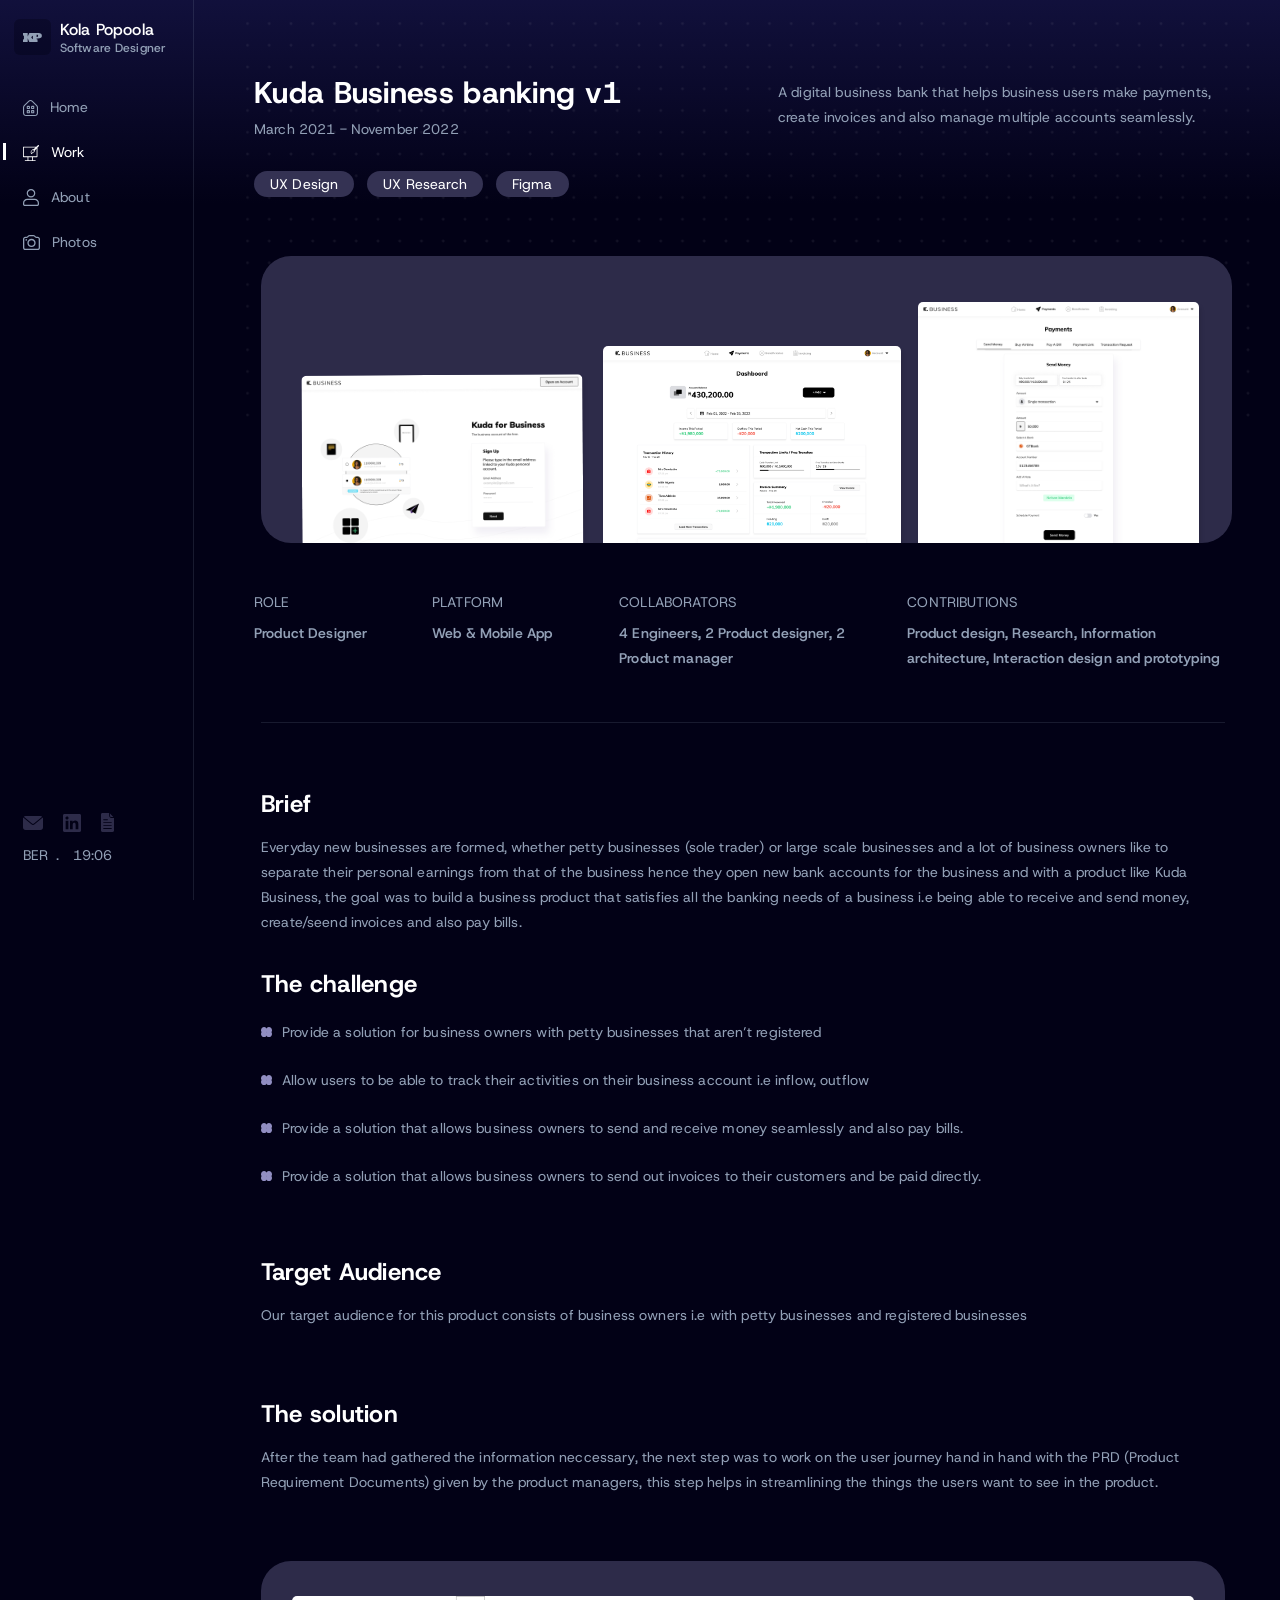
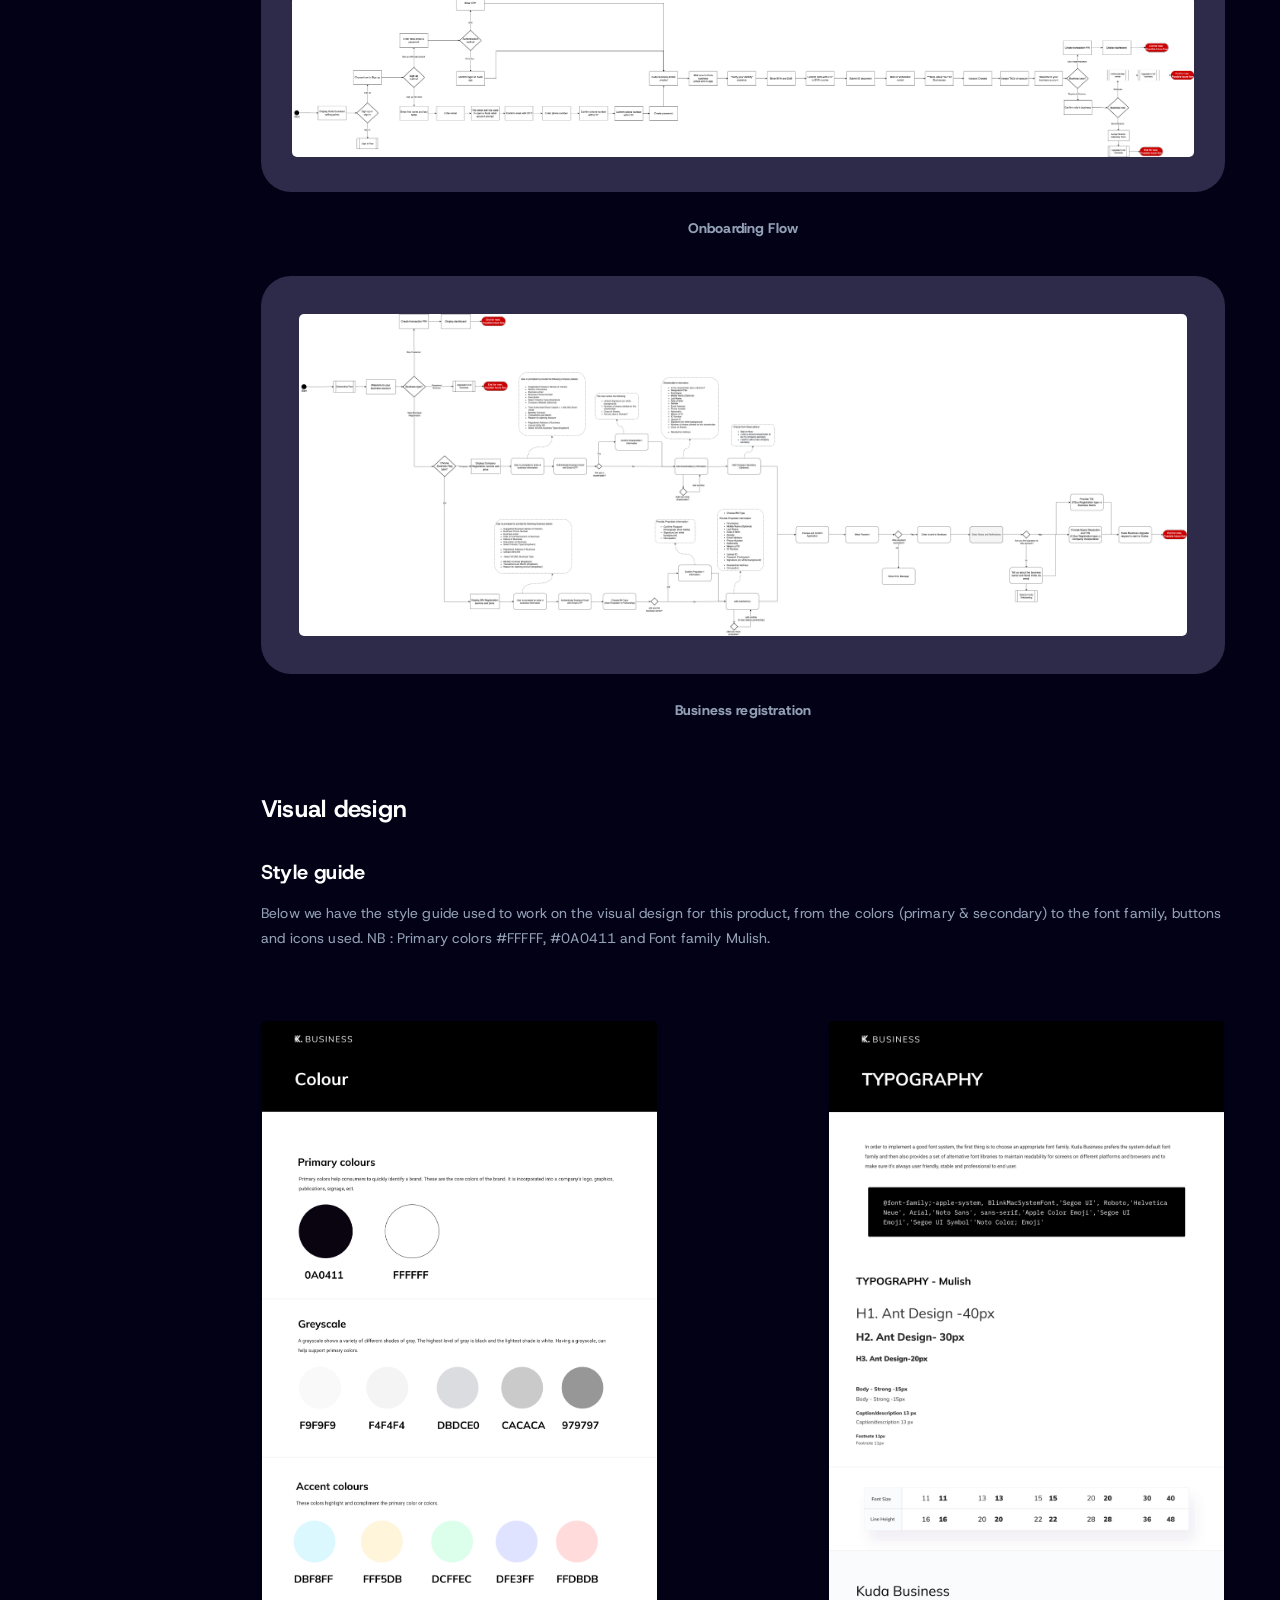
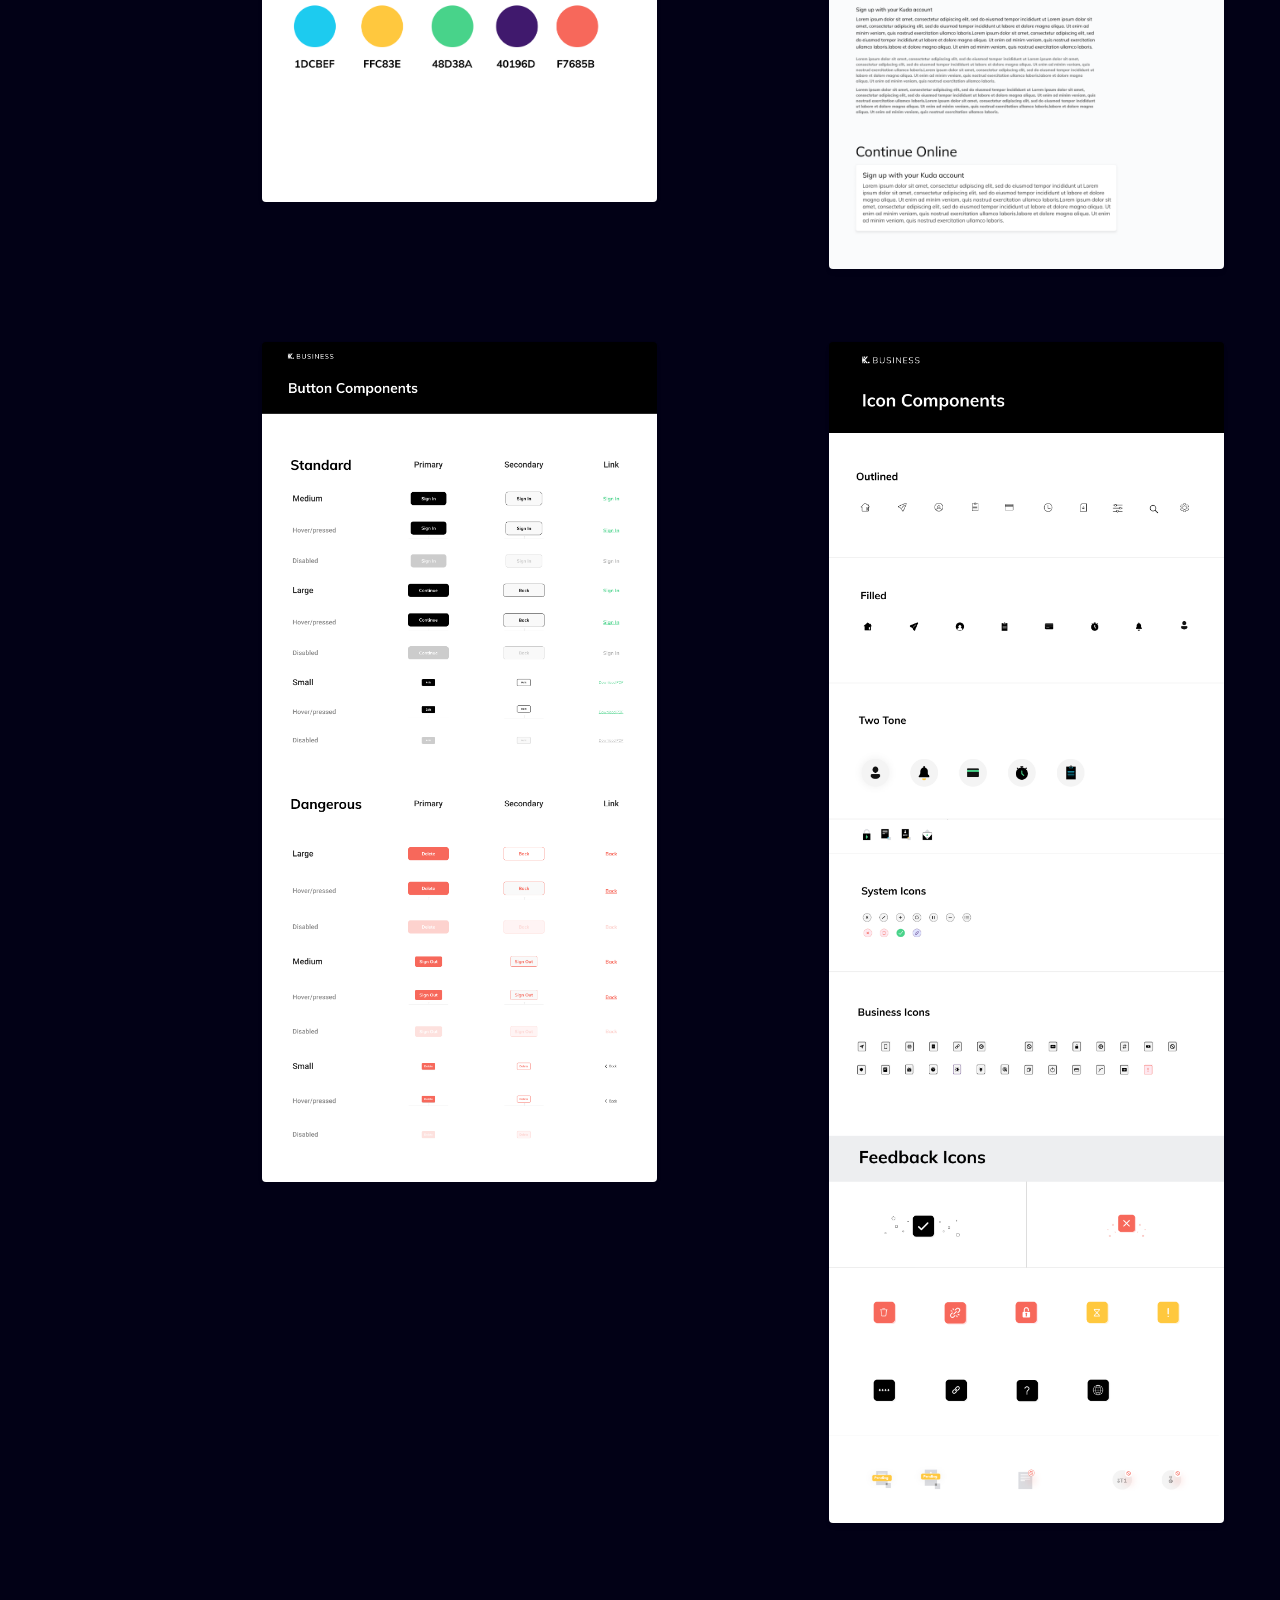
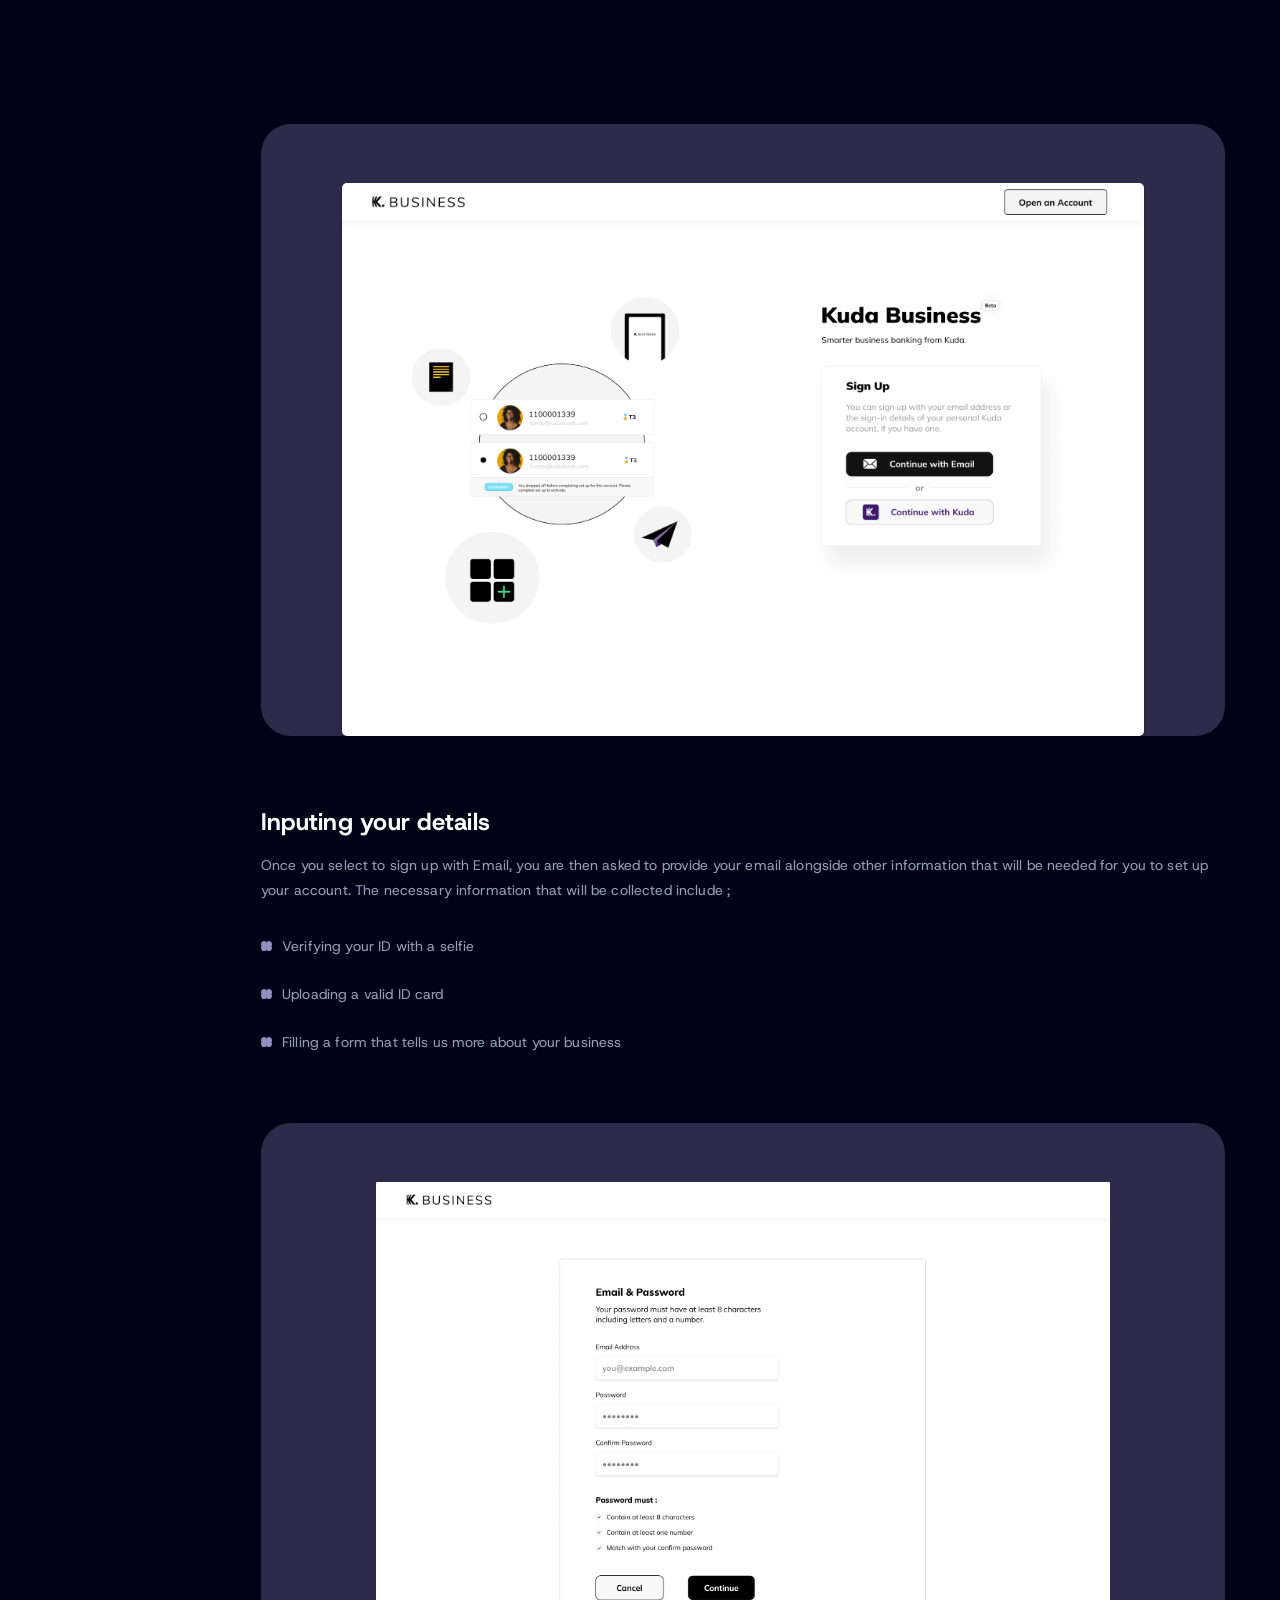
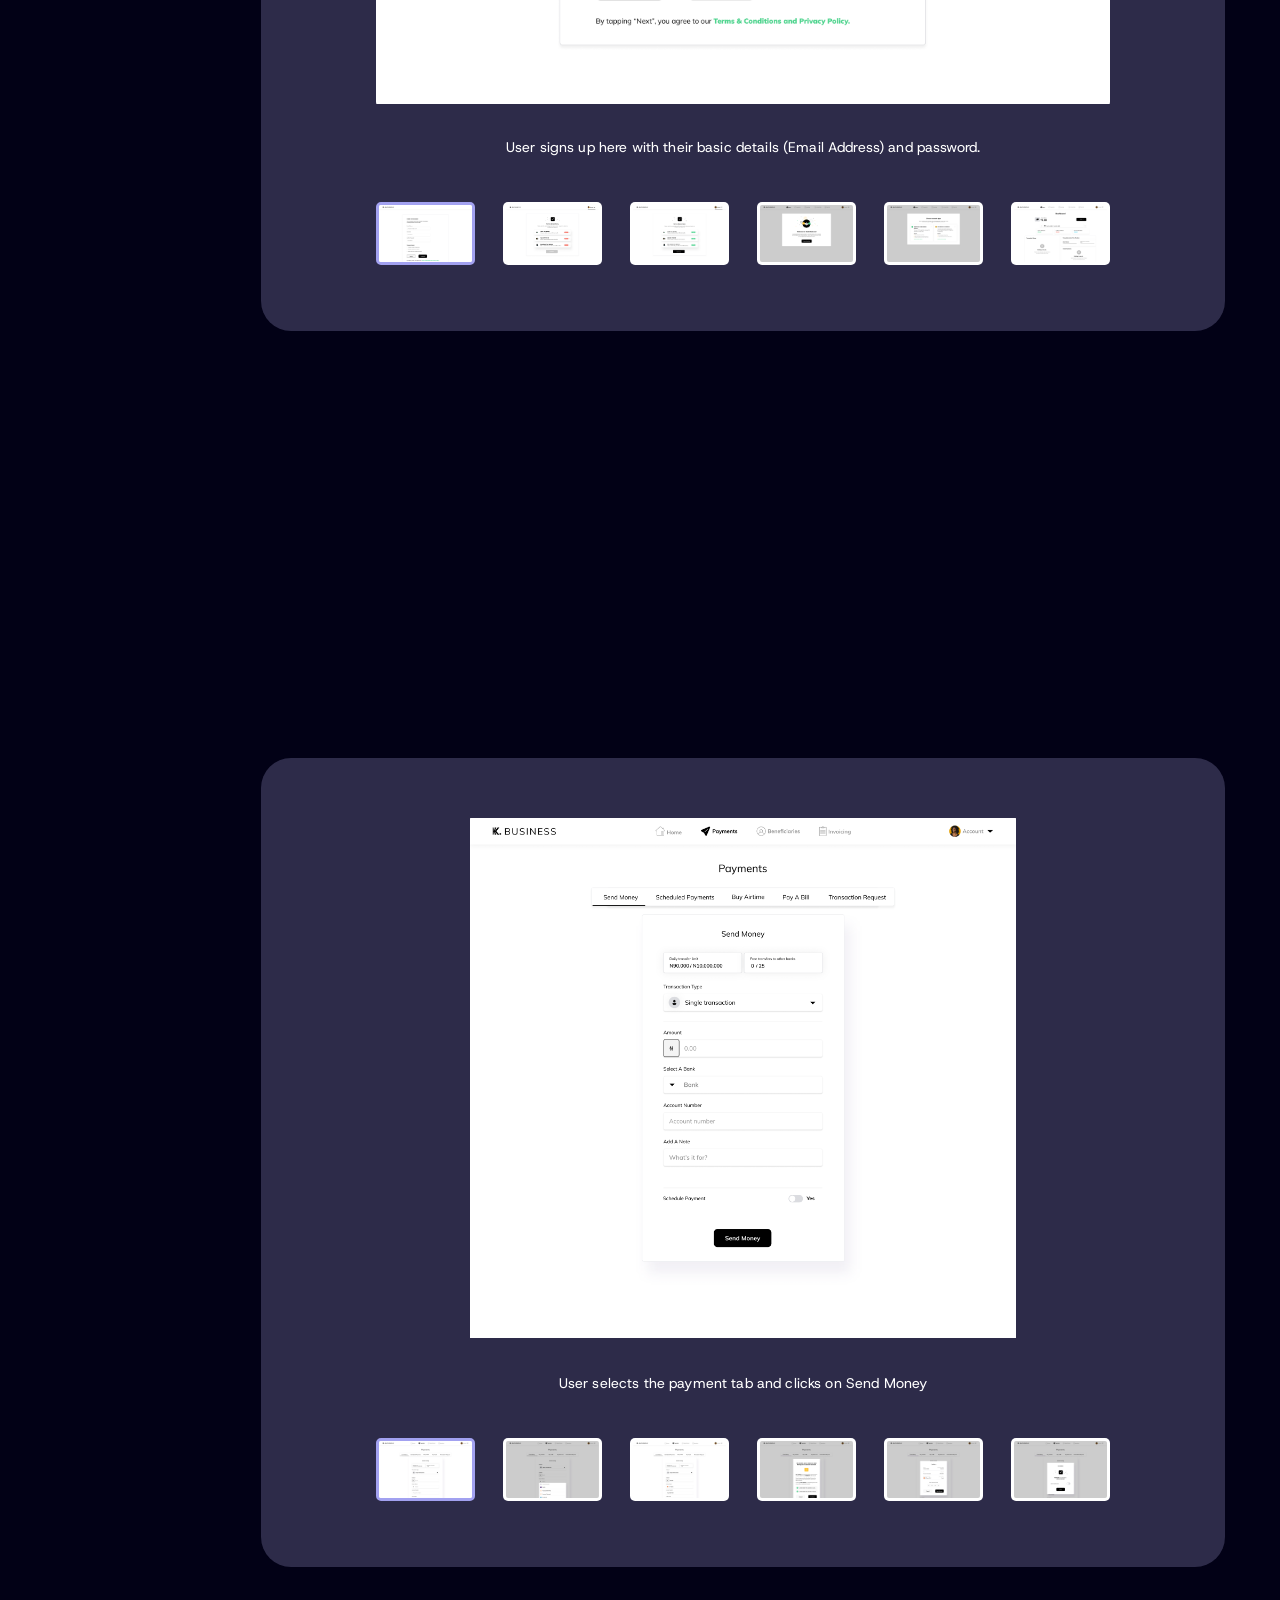
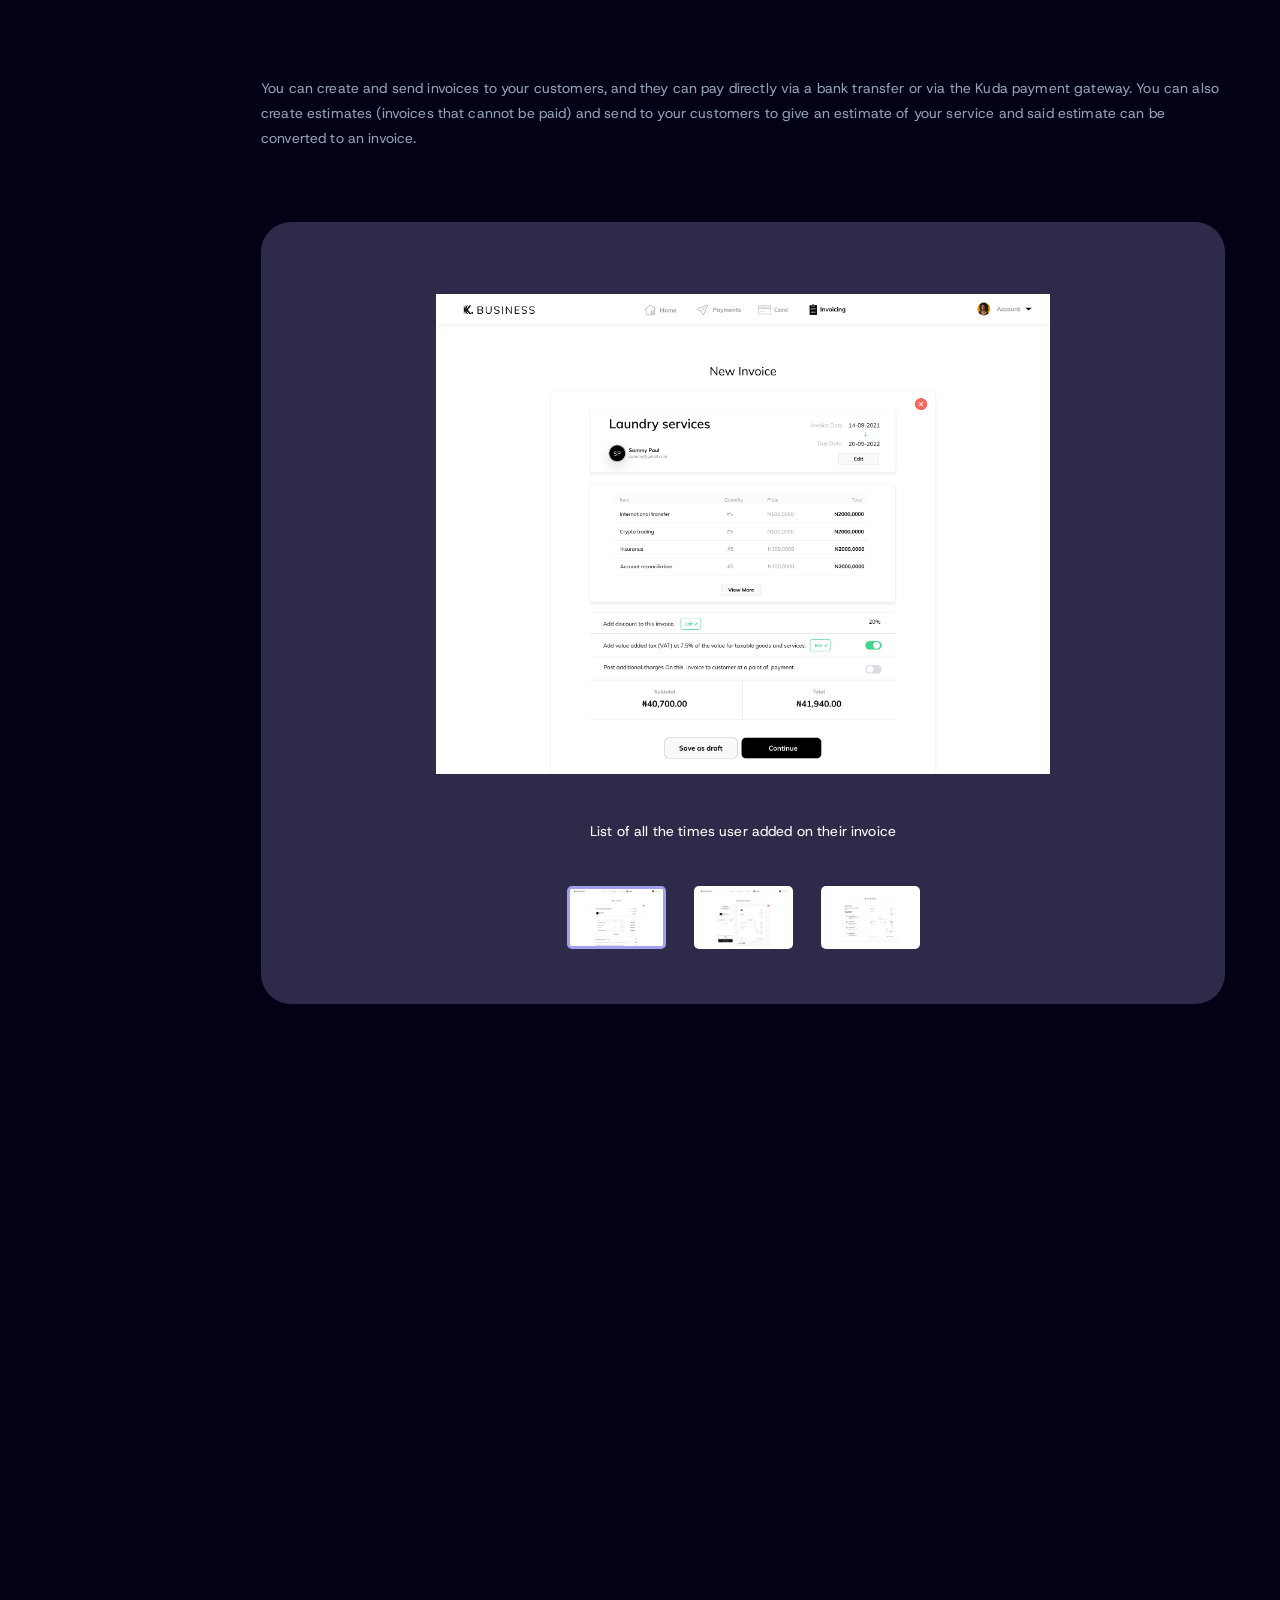
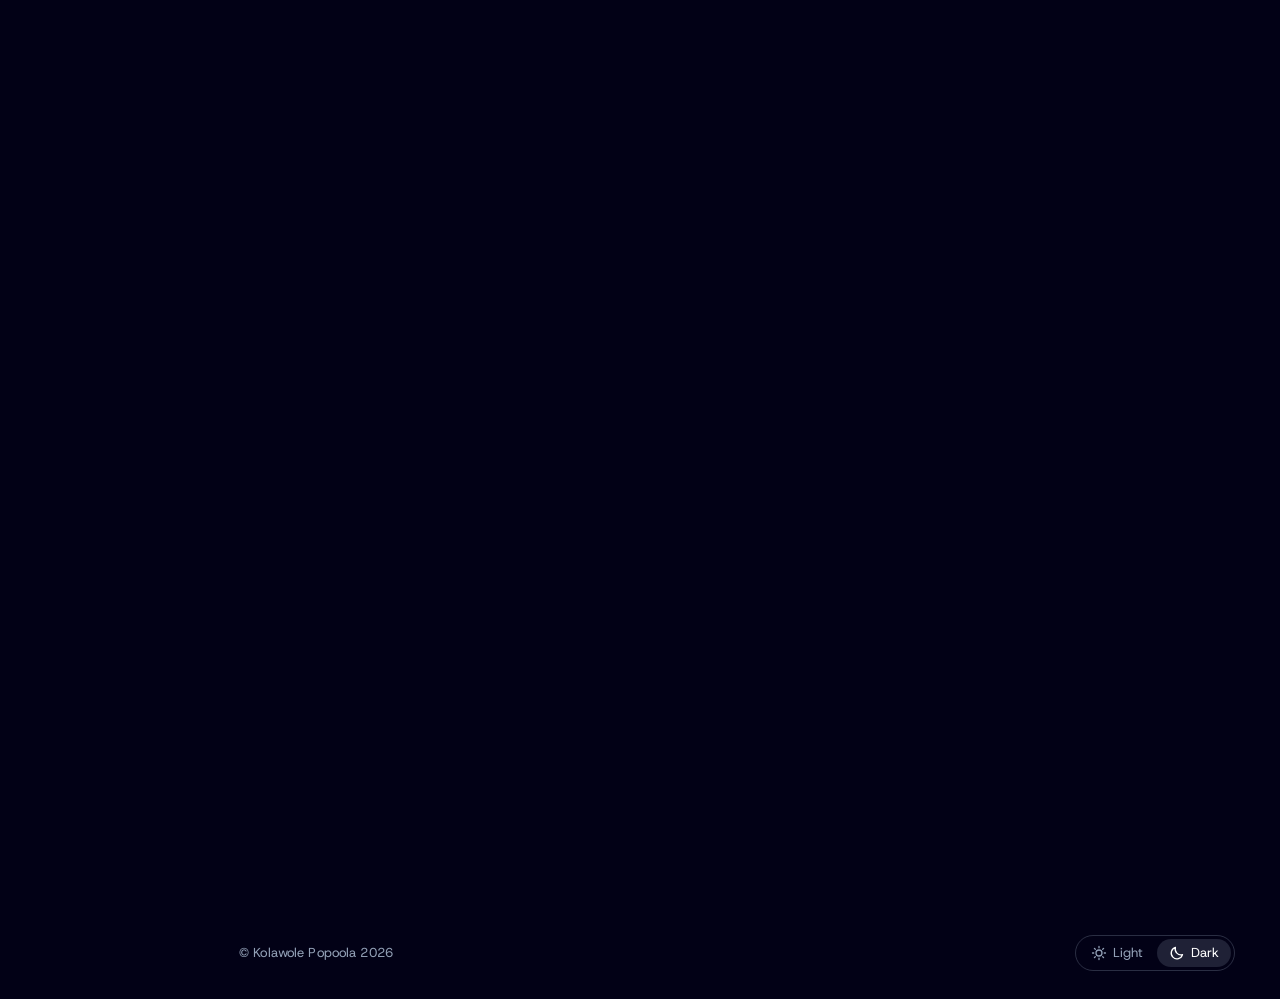
<file: kuda-business.html>
<!doctype html>
<html lang="en">
<head>
  <meta charset="utf-8" />
  <meta name="viewport" content="width=device-width, initial-scale=1" />
  <title>Kuda Business banking — Kola Popoola</title>
  <meta name="description" content="Case study: designing Kuda Business, a digital business bank for payments, invoicing and managing multiple accounts." />
  <link rel="icon" href="/favicon.svg" type="image/svg+xml" />
  <link rel="icon" href="/favicon-32.png" type="image/png" sizes="32x32" />
  <link rel="apple-touch-icon" href="/apple-touch-icon.png" />
  <link rel="preconnect" href="https://fonts.googleapis.com" />
  <link rel="preconnect" href="https://fonts.gstatic.com" crossorigin />
  <link href="https://fonts.googleapis.com/css2?family=Host+Grotesk:wght@400;500;600;700;800&display=swap" rel="stylesheet" />
  <script>
    // Apply the saved theme (dark by default) before the page paints
    (function () {
      var t;
      try { t = localStorage.getItem("theme"); } catch (e) {}
      document.documentElement.dataset.theme = t === "light" ? "light" : "dark";
    })();
  </script>
  <link rel="stylesheet" href="styles.css" />
  <script>
    // Hold the page hidden until main.js sets up the scroll reveal (shown anyway after 3s as a fallback)
    if (!matchMedia("(prefers-reduced-motion: reduce)").matches) {
      document.documentElement.classList.add("reveal-pending");
      setTimeout(function () { document.documentElement.classList.remove("reveal-pending"); }, 3000);
    }
  </script>
</head>
<body>
  <div class="layout">
    <aside class="sidebar">
      <a class="brand" href="/">
        <img class="brand__logo" src="assets/icons/logo.svg" width="37" height="36" alt="" />
        <img class="brand__logo brand__logo--light" src="assets/icons/logo-light.svg" width="37" height="36" alt="" />
        <span class="brand__text">
          <span class="brand__name">Kola Popoola</span>
          <span class="brand__role">Software Designer</span>
        </span>
      </a>

      <nav class="nav" aria-label="Main">
        <a class="nav__item" href="/">
          <img src="assets/icons/nav-home-inactive.svg" width="15" height="16" alt="" />
          Home
        </a>
        <a class="nav__item is-active" href="/work" aria-current="true">
          <img src="assets/icons/nav-work-active.svg" width="16" height="16" alt="" />
          Work
        </a>
        <a class="nav__item" href="/about">
          <img src="assets/icons/nav-about.svg" width="16" height="17" alt="" />
          About
        </a>
        <a class="nav__item" href="/photos">
          <img src="assets/icons/nav-photos.svg" width="17" height="15.2564" alt="" />
          Photos
        </a>
      </nav>

      <div class="sidebar__footer">
        <div class="sidebar__social">
          <a class="sidebar__icon-link" href="mailto:kolapopoola4@gmail.com" aria-label="Email Kola" data-tooltip="kolapopoola4@gmail.com">
            <img src="assets/icons/mail.svg" width="20" height="14" alt="" />
          </a>
          <a class="sidebar__icon-link" href="https://www.linkedin.com/in/kola-popoola-b61664143/" target="_blank" rel="noopener" aria-label="Kola on LinkedIn" data-tooltip="LinkedIn ↗">
            <img src="assets/icons/linkedin.svg" width="18" height="18" alt="" />
          </a>
          <a class="sidebar__icon-link" href="assets/resume/Kola-Popoola-Resume.pdf" download="Kola-Popoola-Resume.pdf" aria-label="Download Kola's resume (PDF)" data-tooltip="Download resume ↓">
            <img src="assets/icons/resume.svg" width="13" height="19" alt="" />
          </a>
        </div>
        <p class="clock" aria-label="Current time in Berlin">
          <span>BER</span><span class="clock__dot">.</span><time data-berlin-clock>21:20</time>
        </p>
      </div>
    </aside>

    <main class="main">
      <article class="cs">
        <div class="dots" aria-hidden="true"></div>

        <header class="cs-header">
          <div class="cs-header__main">
            <h1 class="cs-header__title">Kuda Business banking v1</h1>
            <p class="cs-header__date">March 2021 - November 2022</p>
            <ul class="cs-tags">
              <li>UX Design</li>
              <li>UX Research</li>
              <li>Figma</li>
            </ul>
          </div>
          <p class="cs-header__summary cs-header__summary--regular">A digital business bank that helps business users make payments, create invoices and also manage multiple accounts seamlessly.</p>
        </header>

        <div class="kuda-hero" role="img" aria-label="Three Kuda Business web screens: add money by transfer, the dashboard, and send money">
          <div class="kuda-hero__shot kuda-hero__shot--transfer"><img src="assets/work/kuda/hero-add-by-transfer.png" alt="" /></div>
          <div class="kuda-hero__shot kuda-hero__shot--dashboard"><img src="assets/work/kuda/hero-dashboard.png" alt="" /></div>
          <div class="kuda-hero__shot kuda-hero__shot--send"><img src="assets/work/kuda/hero-send-money.png" alt="" /></div>
        </div>

        <dl class="cs-meta">
          <div>
            <dt>Role</dt>
            <dd>Product Designer</dd>
          </div>
          <div>
            <dt>Platform</dt>
            <dd>Web &amp; Mobile App</dd>
          </div>
          <div>
            <dt>Collaborators</dt>
            <dd>4 Engineers, 2 Product designer, 2 Product manager</dd>
          </div>
          <div>
            <dt>Contributions</dt>
            <dd>Product design, Research, Information architecture, Interaction design and prototyping</dd>
          </div>
        </dl>

        <hr class="cs-divider" />

        <section class="cs-section kuda-first">
          <h2 class="cs-heading">Brief</h2>
          <p class="cs-text">Everyday new businesses are formed, whether petty businesses (sole trader) or large scale businesses and a lot of business owners like to separate their personal earnings from that of the business hence they open new bank accounts for the business and with a product like Kuda Business, the goal was to build a business product that satisfies all the banking needs of a business i.e being able to receive and send money, create/seend invoices and also pay bills.</p>
        </section>

        <section class="cs-section kuda-gap-sm">
          <h2 class="cs-heading">The challenge</h2>
          <ul class="cs-bullets">
            <li><img src="assets/work/kuda/bullet.svg" width="11" height="10" alt="" />Provide a solution for business owners with petty businesses that aren’t registered</li>
            <li><img src="assets/work/kuda/bullet.svg" width="11" height="10" alt="" />Allow users to be able to track their activities on their business account i.e inflow, outflow</li>
            <li><img src="assets/work/kuda/bullet.svg" width="11" height="10" alt="" />Provide a solution that allows business owners to send and receive money seamlessly and also pay bills.</li>
            <li><img src="assets/work/kuda/bullet.svg" width="11" height="10" alt="" />Provide a solution that allows business owners to send out invoices to their customers and be paid directly.</li>
          </ul>
        </section>

        <section class="cs-section kuda-gap">
          <h2 class="cs-heading">Target Audience</h2>
          <p class="cs-text">Our target audience for this product consists of business owners i.e with petty businesses and registered businesses</p>
        </section>

        <section class="cs-section kuda-gap">
          <h2 class="cs-heading">The solution</h2>
          <p class="cs-text">After the team had gathered the information neccessary, the next step was to work on the user journey hand in hand with the PRD (Product Requirement Documents) given by the product managers, this step helps in streamlining the things the users want to see in the product.</p>

          <figure class="kuda-panel kuda-flow kuda-flow--onboarding">
            <img src="assets/work/kuda/flow-onboarding.png" width="899" height="160" alt="Onboarding user flow diagram" loading="lazy" />
          </figure>
          <p class="kuda-flow-caption">Onboarding Flow</p>

          <figure class="kuda-panel kuda-flow kuda-flow--registration">
            <img src="assets/work/kuda/flow-business-registration.png" width="892" height="321" alt="Business registration user flow diagram" loading="lazy" />
          </figure>
          <p class="kuda-flow-caption">Business registration</p>
        </section>

        <section class="cs-section kuda-gap">
          <h2 class="cs-heading">Visual design</h2>
          <h3 class="kuda-subheading">Style guide</h3>
          <p class="cs-text kuda-text-tight">Below we have the style guide used to work on the visual design for this product, from the colors (primary &amp; secondary) to the font family, buttons and icons used. NB : Primary colors #FFFFF, #0A0411 and Font family Mulish.</p>

          <div class="kuda-styleguide">
            <img src="assets/work/kuda/style-colour.png" width="396" height="791" alt="Colour palette: primary, greyscale and accent colours" loading="lazy" />
            <img src="assets/work/kuda/style-typography.png" width="396" height="850" alt="Typography: Mulish type scale and examples" loading="lazy" />
            <img src="assets/work/kuda/style-buttons.png" width="396" height="842" alt="Button components: standard and dangerous variants and states" loading="lazy" />
            <img src="assets/work/kuda/style-icons.png" width="396" height="1184" alt="Icon components: outlined, filled, two-tone, system, business and feedback icons" loading="lazy" />
          </div>
        </section>

        <section class="cs-section kuda-gap">
          <h2 class="cs-heading">Onboarding</h2>
          <p class="cs-text">For our onboarding process on this product, there are two options, the user can either choose to sign up as a new user or sign up with their existing Kuda “Retail” account, the reason for the first option is for people who do not have existing Kuda Retail accounts.</p>
          <figure class="kuda-panel kuda-onboarding">
            <img src="assets/work/kuda/onboarding.png" width="800" height="574" alt="Kuda Business sign up page with Continue with Email and Continue with Kuda options" loading="lazy" />
          </figure>
        </section>

        <section class="cs-section kuda-gap">
          <h2 class="cs-heading">Inputing your details</h2>
          <p class="cs-text">Once you select to sign up with Email, you are then asked to provide your email alongside other information that will be needed for you to set up your account. The necessary information that will be collected include ;</p>
          <ul class="cs-bullets cs-bullets--spaced">
            <li><img src="assets/work/kuda/bullet.svg" width="11" height="10" alt="" />Verifying your ID with a selfie</li>
            <li><img src="assets/work/kuda/bullet.svg" width="11" height="10" alt="" />Uploading a valid ID card</li>
            <li><img src="assets/work/kuda/bullet.svg" width="11" height="10" alt="" />Filling a form that tells us more about your business</li>
          </ul>

          <figure class="kuda-panel kuda-gallery" data-gallery style="--main-w: 732; --main-h: 527">
            <div class="kuda-gallery__stage">
              <img class="kuda-gallery__main" src="assets/work/kuda/signup-main.png" alt="Sign up screen 1 of 6" loading="lazy" data-gallery-main />
            </div>
            <figcaption>User signs up here with their basic details (Email Address) and password.</figcaption>
            <div class="kuda-gallery__thumbs" role="group" aria-label="Sign up screens">
              <button type="button" class="is-active" aria-pressed="true" data-src="assets/work/kuda/signup-main.png"><img src="assets/work/kuda/signup-1.png" alt="Screen 1" loading="lazy" /></button>
              <button type="button" aria-pressed="false" data-src="assets/work/kuda/signup-2.png"><img src="assets/work/kuda/signup-2.png" alt="Screen 2" loading="lazy" /></button>
              <button type="button" aria-pressed="false" data-src="assets/work/kuda/signup-3.png"><img src="assets/work/kuda/signup-3.png" alt="Screen 3" loading="lazy" /></button>
              <button type="button" aria-pressed="false" data-src="assets/work/kuda/signup-4.png"><img src="assets/work/kuda/signup-4.png" alt="Screen 4" loading="lazy" /></button>
              <button type="button" aria-pressed="false" data-src="assets/work/kuda/signup-5.png"><img src="assets/work/kuda/signup-5.png" alt="Screen 5" loading="lazy" /></button>
              <button type="button" aria-pressed="false" data-src="assets/work/kuda/signup-6.png"><img src="assets/work/kuda/signup-6.png" alt="Screen 6" loading="lazy" /></button>
            </div>
          </figure>
        </section>

        <section class="cs-section kuda-gap-md">
          <h2 class="cs-heading">Sending money</h2>
          <p class="cs-text">Once you’ve signed up/in and you have access to your account, you can fund the account with your account number given to you and you can also send money to other banks with the following steps :</p>
          <ul class="cs-bullets cs-bullets--spaced">
            <li><img src="assets/work/kuda/bullet.svg" width="11" height="10" alt="" />Click on the Payments tab and go to “Send Money”</li>
            <li><img src="assets/work/kuda/bullet.svg" width="11" height="10" alt="" />Select Transaction type i.e Single Transaction</li>
            <li><img src="assets/work/kuda/bullet.svg" width="11" height="10" alt="" />Fill in the details of the person you are sending money to i.e Bank, Account Number and Amount</li>
            <li><img src="assets/work/kuda/bullet.svg" width="11" height="10" alt="" />Send Money</li>
          </ul>

          <figure class="kuda-panel kuda-gallery" data-gallery style="--main-w: 544; --main-h: 528">
            <div class="kuda-gallery__stage">
              <img class="kuda-gallery__main" src="assets/work/kuda/send-main.png" alt="Send money screen 1 of 6" loading="lazy" data-gallery-main />
            </div>
            <figcaption>User selects the payment tab and clicks on Send Money</figcaption>
            <div class="kuda-gallery__thumbs" role="group" aria-label="Send money screens">
              <button type="button" class="is-active" aria-pressed="true" data-src="assets/work/kuda/send-main.png"><img src="assets/work/kuda/send-1.png" alt="Screen 1" loading="lazy" /></button>
              <button type="button" aria-pressed="false" data-src="assets/work/kuda/send-2.png"><img src="assets/work/kuda/send-2.png" alt="Screen 2" loading="lazy" /></button>
              <button type="button" aria-pressed="false" data-src="assets/work/kuda/send-3.png"><img src="assets/work/kuda/send-3.png" alt="Screen 3" loading="lazy" /></button>
              <button type="button" aria-pressed="false" data-src="assets/work/kuda/send-4.png"><img src="assets/work/kuda/send-4.png" alt="Screen 4" loading="lazy" /></button>
              <button type="button" aria-pressed="false" data-src="assets/work/kuda/send-5.png"><img src="assets/work/kuda/send-5.png" alt="Screen 5" loading="lazy" /></button>
              <button type="button" aria-pressed="false" data-src="assets/work/kuda/send-6.png"><img src="assets/work/kuda/send-6.png" alt="Screen 6" loading="lazy" /></button>
            </div>
          </figure>
        </section>

        <section class="cs-section kuda-gap-md">
          <h2 class="cs-heading">Invoicing</h2>
          <p class="cs-text">You can create and send invoices to your customers, and they can pay directly via a bank transfer or via the Kuda payment gateway. You can also create estimates (invoices that cannot be paid) and send to your customers to give an estimate of your service and said estimate can be converted to an invoice.</p>

          <figure class="kuda-panel kuda-gallery kuda-gallery--invoice" data-gallery style="--main-w: 612; --main-h: 512">
            <div class="kuda-gallery__stage">
              <img class="kuda-gallery__main" src="assets/work/kuda/invoice-main.png" alt="Invoice screen 1 of 3" loading="lazy" data-gallery-main />
            </div>
            <figcaption>List of all the times user added on their invoice</figcaption>
            <div class="kuda-gallery__thumbs" role="group" aria-label="Invoicing screens">
              <button type="button" class="is-active" aria-pressed="true" data-src="assets/work/kuda/invoice-main.png"><img src="assets/work/kuda/invoice-1.png" alt="Screen 1" loading="lazy" /></button>
              <button type="button" aria-pressed="false" data-src="assets/work/kuda/invoice-2.png"><img src="assets/work/kuda/invoice-2.png" alt="Screen 2" loading="lazy" /></button>
              <button type="button" aria-pressed="false" data-src="assets/work/kuda/invoice-3.png"><img src="assets/work/kuda/invoice-3.png" alt="Screen 3" loading="lazy" /></button>
            </div>
          </figure>
        </section>

        <section class="cs-section kuda-gap-lg">
          <h2 class="cs-heading">Mobile screens</h2>
          <p class="cs-text">These are some screens from the mobile app.</p>

          <div class="kuda-phones kuda-phones--welcome">
            <img src="assets/work/kuda/mobile-welcome-2.png" width="280" height="606" alt="Onboarding: 25 free transfers" loading="lazy" />
            <img src="assets/work/kuda/mobile-welcome-3.png" width="280" height="606" alt="Onboarding: bulk transfers" loading="lazy" />
            <img src="assets/work/kuda/mobile-welcome-4.png" width="280" height="606" alt="Onboarding: manage team, coming soon" loading="lazy" />
          </div>
          <div class="kuda-phones kuda-phones--account">
            <img src="assets/work/kuda/mobile-landing-signed-in.png" width="280" height="606" alt="Welcome to Kuda Business screen" loading="lazy" />
            <img src="assets/work/kuda/mobile-personal-details.png" width="280" height="655" alt="Choose account type: stay freelancer or upgrade" loading="lazy" />
            <img src="assets/work/kuda/mobile-verify-id.jpg" width="280" height="631" alt="Upgrade to a full business account checklist" loading="lazy" />
          </div>
          <div class="kuda-phones kuda-phones--banking">
            <img src="assets/work/kuda/mobile-bank.png" width="280" height="659" alt="Mobile banking home screen" loading="lazy" />
            <img src="assets/work/kuda/mobile-invoicing.png" width="280" height="606" alt="Mobile invoicing screen" loading="lazy" />
            <img src="assets/work/kuda/mobile-get-started.png" width="280" height="606" alt="Mobile get started screen" loading="lazy" />
          </div>
        </section>

        <section class="cs-section kuda-gap">
          <h2 class="cs-heading">Challenges &amp; takeaways</h2>
          <p class="cs-text">This project provided an excellent opportunity to learn about designing for security and ease, a business owner won’t want to keep their money in your bank if they aren’t sure their money is safe and easily accessible whenever they need it, so we had to put that into consideration when designing and optimize for accessibility and easy usage.</p>
        </section>

        <section class="cs-section cs-section--conclusion">
          <h2 class="cs-heading">Conclusion and outcome</h2>
          <p class="cs-text">Kuda Business is a product under Kuda MFB which has over 3 million customers and is currently in it’s expansion phase to the UK and other African country, Kuda Business since it’s launch has helped add to the total Kuda MFB users with over 100,000 customers here in Lagos, Nigeria. As we continue growing more features will be added to satisfy out large and ever increasing customer base.</p>
        </section>
      </article>

      <footer class="footer">
        <p>&copy; Kolawole Popoola 2026</p>
      </footer>
    </main>
  </div>

  <script src="main.js"></script>
</body>
</html>
</file>
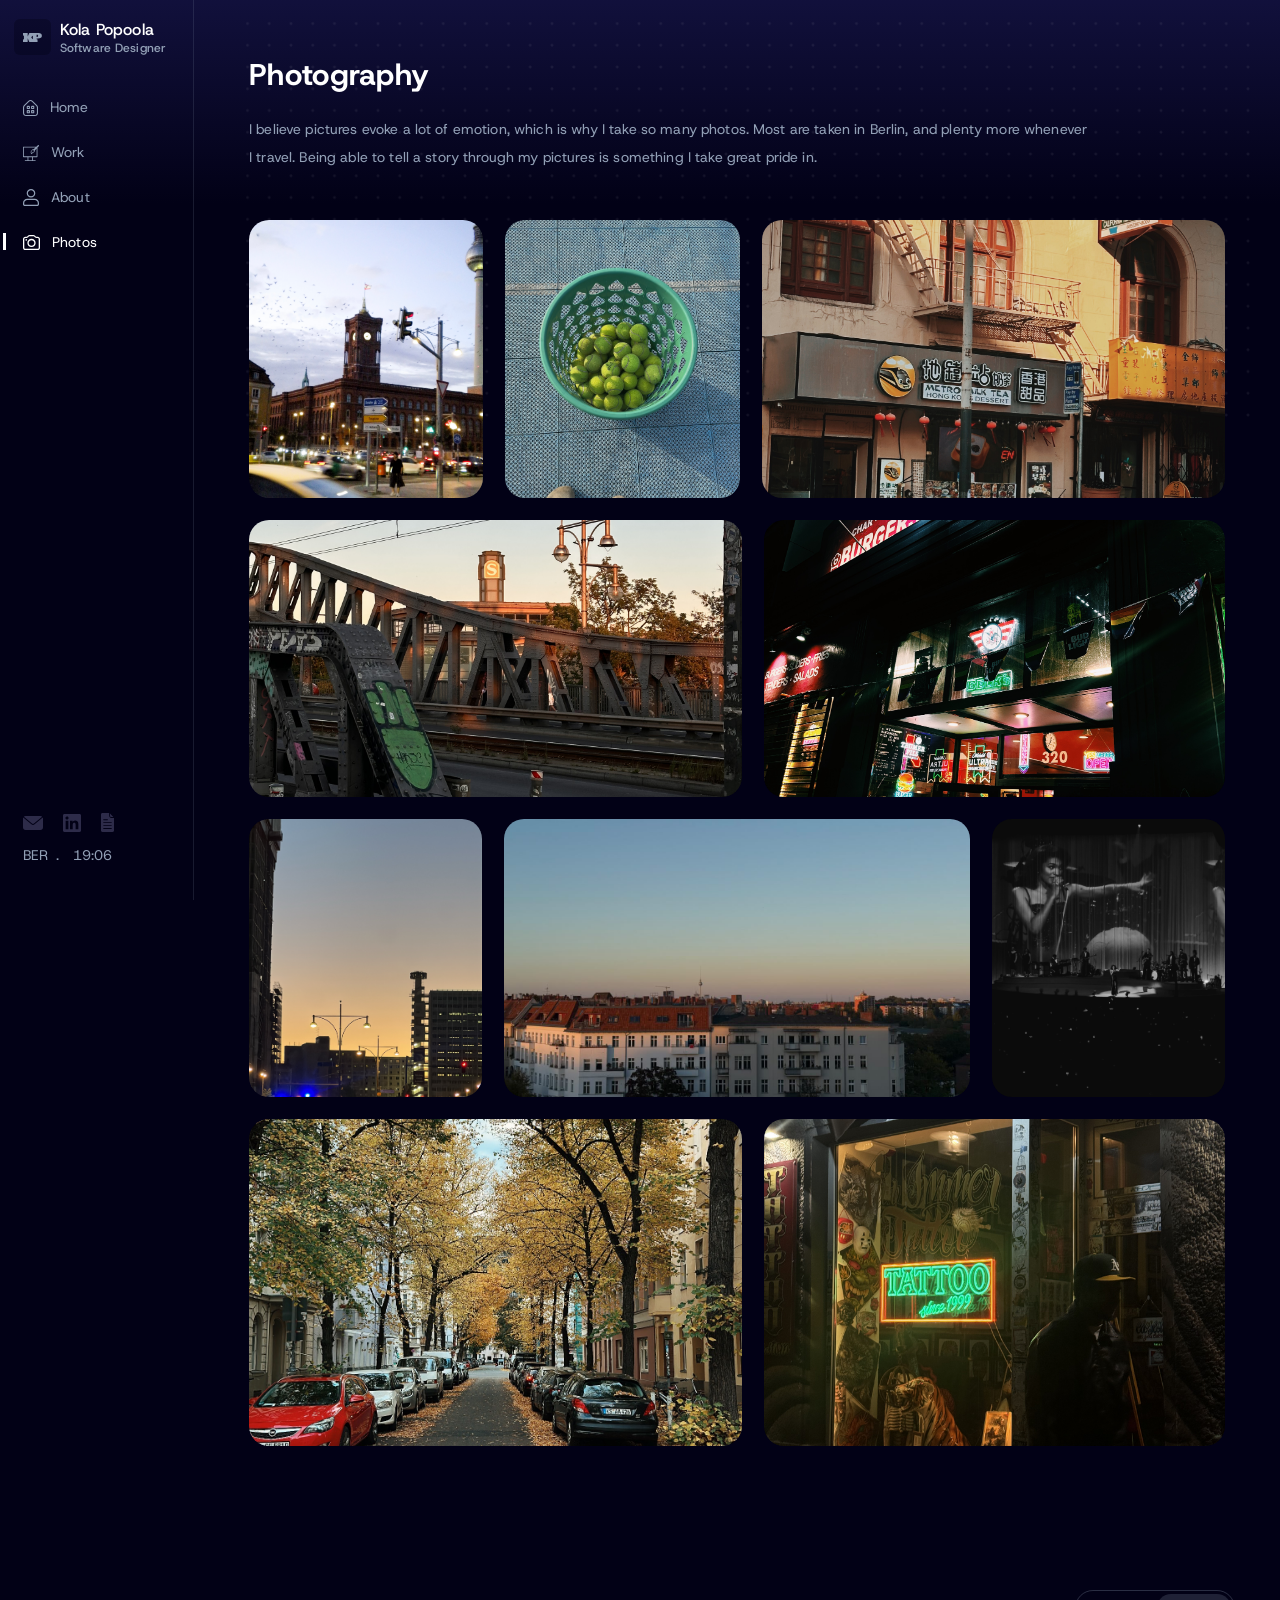
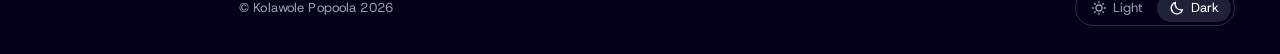
<file: photos.html>
<!doctype html>
<html lang="en">
<head>
  <meta charset="utf-8" />
  <meta name="viewport" content="width=device-width, initial-scale=1" />
  <title>Photography — Kola Popoola</title>
  <meta name="description" content="Photography by Kola Popoola — mostly Berlin, plus trips around the world." />
  <link rel="icon" href="/favicon.svg" type="image/svg+xml" />
  <link rel="icon" href="/favicon-32.png" type="image/png" sizes="32x32" />
  <link rel="apple-touch-icon" href="/apple-touch-icon.png" />
  <link rel="preconnect" href="https://fonts.googleapis.com" />
  <link rel="preconnect" href="https://fonts.gstatic.com" crossorigin />
  <link href="https://fonts.googleapis.com/css2?family=Host+Grotesk:wght@400;500;600;700&display=swap" rel="stylesheet" />
  <script>
    // Apply the saved theme (dark by default) before the page paints
    (function () {
      var t;
      try { t = localStorage.getItem("theme"); } catch (e) {}
      document.documentElement.dataset.theme = t === "light" ? "light" : "dark";
    })();
  </script>
  <link rel="stylesheet" href="styles.css" />
  <script>
    // Hold the page hidden until main.js sets up the scroll reveal (shown anyway after 3s as a fallback)
    if (!matchMedia("(prefers-reduced-motion: reduce)").matches) {
      document.documentElement.classList.add("reveal-pending");
      setTimeout(function () { document.documentElement.classList.remove("reveal-pending"); }, 3000);
    }
  </script>
</head>
<body>
  <div class="layout">
    <aside class="sidebar">
      <a class="brand" href="/">
        <img class="brand__logo" src="assets/icons/logo.svg" width="37" height="36" alt="" />
        <img class="brand__logo brand__logo--light" src="assets/icons/logo-light.svg" width="37" height="36" alt="" />
        <span class="brand__text">
          <span class="brand__name">Kola Popoola</span>
          <span class="brand__role">Software Designer</span>
        </span>
      </a>

      <nav class="nav" aria-label="Main">
        <a class="nav__item" href="/">
          <img src="assets/icons/nav-home-inactive.svg" width="15" height="16" alt="" />
          Home
        </a>
        <a class="nav__item" href="/work">
          <img src="assets/icons/nav-work.svg" width="16" height="16" alt="" />
          Work
        </a>
        <a class="nav__item" href="/about">
          <img src="assets/icons/nav-about.svg" width="16" height="17" alt="" />
          About
        </a>
        <a class="nav__item is-active" href="/photos" aria-current="page">
          <img src="assets/icons/nav-photos-active.svg" width="17" height="15.2564" alt="" />
          Photos
        </a>
      </nav>

      <div class="sidebar__footer">
        <div class="sidebar__social">
          <a class="sidebar__icon-link" href="mailto:kolapopoola4@gmail.com" aria-label="Email Kola" data-tooltip="kolapopoola4@gmail.com">
            <img src="assets/icons/mail.svg" width="20" height="14" alt="" />
          </a>
          <a class="sidebar__icon-link" href="https://www.linkedin.com/in/kola-popoola-b61664143/" target="_blank" rel="noopener" aria-label="Kola on LinkedIn" data-tooltip="LinkedIn ↗">
            <img src="assets/icons/linkedin.svg" width="18" height="18" alt="" />
          </a>
          <a class="sidebar__icon-link" href="assets/resume/Kola-Popoola-Resume.pdf" download="Kola-Popoola-Resume.pdf" aria-label="Download Kola's resume (PDF)" data-tooltip="Download resume ↓">
            <img src="assets/icons/resume.svg" width="13" height="19" alt="" />
          </a>
        </div>
        <p class="clock" aria-label="Current time in Berlin">
          <span>BER</span><span class="clock__dot">.</span><time data-berlin-clock>21:20</time>
        </p>
      </div>
    </aside>

    <main class="main">
      <header class="page-header">
        <div class="dots" aria-hidden="true"></div>
        <h1 class="page-header__title">Photography</h1>
        <p class="page-header__text">
          I believe pictures evoke a lot of emotion, which is why I take so many photos. Most are taken in Berlin, and plenty more whenever I travel. Being able to tell a story through my pictures is something I take great pride in.
        </p>
      </header>

      <section class="gallery" aria-label="Photos">
        <!-- Each row's flex values are the photo widths from the Figma design -->
        <div class="gallery__row">
          <a class="photo" style="--w: 237" href="assets/photos/01-rotes-rathaus.jpg" data-lightbox>
            <img src="assets/photos/01-rotes-rathaus.jpg" alt="Rotes Rathaus and the TV tower at dusk, Berlin" />
          </a>
          <a class="photo" style="--w: 237" href="assets/photos/02-limes.jpg" data-lightbox>
            <img src="assets/photos/02-limes.jpg" alt="A green basket of limes on patterned tiles" />
          </a>
          <a class="photo" style="--w: 468" href="assets/photos/03-storefront.jpg" data-lightbox>
            <img src="assets/photos/03-storefront.jpg" alt="A Hong Kong-style milk tea shopfront with fire escapes above" />
          </a>
        </div>

        <div class="gallery__row">
          <a class="photo" style="--w: 501" href="assets/photos/04-bridge.jpg" data-lightbox>
            <img src="assets/photos/04-bridge.jpg" alt="A graffiti-covered steel bridge at sunset" loading="lazy" />
          </a>
          <a class="photo" style="--w: 468" href="assets/photos/05-neon-burger.jpg" data-lightbox>
            <img src="assets/photos/05-neon-burger.jpg" alt="Neon signs on a burger restaurant at night" loading="lazy" />
          </a>
        </div>

        <div class="gallery__row">
          <a class="photo" style="--w: 237" href="assets/photos/06-dusk-lamps.jpg" data-lightbox>
            <img src="assets/photos/06-dusk-lamps.jpg" alt="Street lamps and office towers against an orange dusk sky" loading="lazy" />
          </a>
          <a class="photo" style="--w: 473" href="assets/photos/07-rooftops.jpg" data-lightbox>
            <img src="assets/photos/07-rooftops.jpg" alt="Berlin rooftops at golden hour with the TV tower on the horizon" loading="lazy" />
          </a>
          <a class="photo" style="--w: 237" href="assets/photos/08-concert.jpg" data-lightbox>
            <img src="assets/photos/08-concert.jpg" alt="Black and white photo of a singer performing on stage" loading="lazy" />
          </a>
        </div>

        <div class="gallery__row gallery__row--tall">
          <a class="photo" style="--w: 501" href="assets/photos/09-autumn-street.jpg" data-lightbox>
            <img src="assets/photos/09-autumn-street.jpg" alt="A tree-lined Berlin street with autumn leaves and parked cars" loading="lazy" />
          </a>
          <a class="photo" style="--w: 468" href="assets/photos/10-tattoo-shop.jpg" data-lightbox>
            <img src="assets/photos/10-tattoo-shop.jpg" alt="A tattoo shop window with a glowing neon sign" loading="lazy" />
          </a>
        </div>
      </section>

      <footer class="footer">
        <p>&copy; Kolawole Popoola 2026</p>
      </footer>
    </main>
  </div>

  <dialog class="lightbox" aria-label="Photo viewer">
    <figure class="lightbox__stage">
      <img class="lightbox__img" alt="" />
    </figure>
    <p class="lightbox__count" aria-live="polite"></p>
    <button class="lightbox__btn lightbox__btn--close" type="button" aria-label="Close" data-lightbox-close>
      <svg viewBox="0 0 48 48" width="22" height="22" aria-hidden="true"><path fill="none" stroke="currentColor" stroke-linecap="round" stroke-width="4" d="m12 12 24 24M12 36 36 12" /></svg>
    </button>
    <button class="lightbox__btn lightbox__btn--prev" type="button" aria-label="Previous photo" data-lightbox-prev>
      <svg viewBox="0 0 48 48" width="22" height="22" aria-hidden="true"><path fill="none" stroke="currentColor" stroke-linecap="round" stroke-linejoin="round" stroke-width="4" d="M30 36 18 24l12-12" /></svg>
    </button>
    <button class="lightbox__btn lightbox__btn--next" type="button" aria-label="Next photo" data-lightbox-next>
      <svg viewBox="0 0 48 48" width="22" height="22" aria-hidden="true"><path fill="none" stroke="currentColor" stroke-linecap="round" stroke-linejoin="round" stroke-width="4" d="m18 12 12 12-12 12" /></svg>
    </button>
  </dialog>

  <script src="main.js"></script>
</body>
</html>
</file>
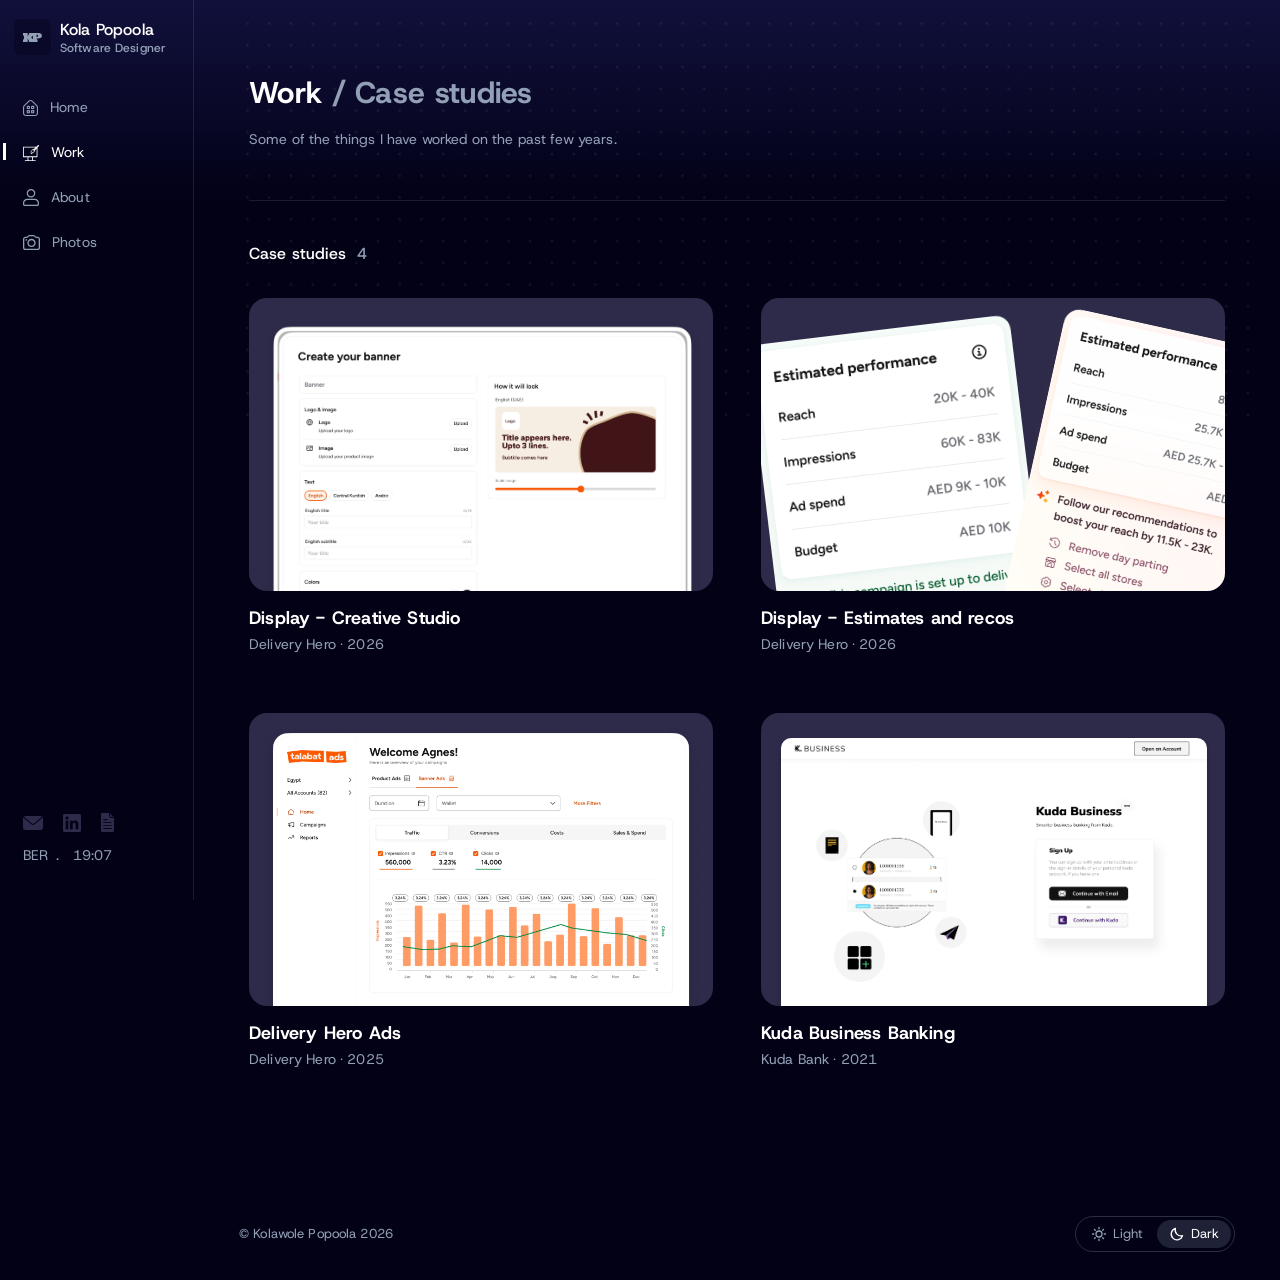
<file: work.html>
<!doctype html>
<html lang="en">
<head>
  <meta charset="utf-8" />
  <meta name="viewport" content="width=device-width, initial-scale=1" />
  <title>Work — Kola Popoola</title>
  <meta name="description" content="Case studies by Kola Popoola: display ads at Delivery Hero and business banking at Kuda." />
  <link rel="icon" href="/favicon.svg" type="image/svg+xml" />
  <link rel="icon" href="/favicon-32.png" type="image/png" sizes="32x32" />
  <link rel="apple-touch-icon" href="/apple-touch-icon.png" />
  <link rel="preconnect" href="https://fonts.googleapis.com" />
  <link rel="preconnect" href="https://fonts.gstatic.com" crossorigin />
  <link href="https://fonts.googleapis.com/css2?family=Host+Grotesk:wght@400;500;600;700&display=swap" rel="stylesheet" />
  <script>
    // Apply the saved theme (dark by default) before the page paints
    (function () {
      var t;
      try { t = localStorage.getItem("theme"); } catch (e) {}
      document.documentElement.dataset.theme = t === "light" ? "light" : "dark";
    })();
  </script>
  <link rel="stylesheet" href="styles.css" />
  <script>
    // Hold the page hidden until main.js sets up the scroll reveal (shown anyway after 3s as a fallback)
    if (!matchMedia("(prefers-reduced-motion: reduce)").matches) {
      document.documentElement.classList.add("reveal-pending");
      setTimeout(function () { document.documentElement.classList.remove("reveal-pending"); }, 3000);
    }
  </script>
</head>
<body>
  <div class="layout">
    <aside class="sidebar">
      <a class="brand" href="/">
        <img class="brand__logo" src="assets/icons/logo.svg" width="37" height="36" alt="" />
        <img class="brand__logo brand__logo--light" src="assets/icons/logo-light.svg" width="37" height="36" alt="" />
        <span class="brand__text">
          <span class="brand__name">Kola Popoola</span>
          <span class="brand__role">Software Designer</span>
        </span>
      </a>

      <nav class="nav" aria-label="Main">
        <a class="nav__item" href="/">
          <img src="assets/icons/nav-home-inactive.svg" width="15" height="16" alt="" />
          Home
        </a>
        <a class="nav__item is-active" href="/work" aria-current="page">
          <img src="assets/icons/nav-work-active.svg" width="16" height="16" alt="" />
          Work
        </a>
        <a class="nav__item" href="/about">
          <img src="assets/icons/nav-about.svg" width="16" height="17" alt="" />
          About
        </a>
        <a class="nav__item" href="/photos">
          <img src="assets/icons/nav-photos.svg" width="17" height="15.2564" alt="" />
          Photos
        </a>
      </nav>

      <div class="sidebar__footer">
        <div class="sidebar__social">
          <a class="sidebar__icon-link" href="mailto:kolapopoola4@gmail.com" aria-label="Email Kola" data-tooltip="kolapopoola4@gmail.com">
            <img src="assets/icons/mail.svg" width="20" height="14" alt="" />
          </a>
          <a class="sidebar__icon-link" href="https://www.linkedin.com/in/kola-popoola-b61664143/" target="_blank" rel="noopener" aria-label="Kola on LinkedIn" data-tooltip="LinkedIn ↗">
            <img src="assets/icons/linkedin.svg" width="18" height="18" alt="" />
          </a>
          <a class="sidebar__icon-link" href="assets/resume/Kola-Popoola-Resume.pdf" download="Kola-Popoola-Resume.pdf" aria-label="Download Kola's resume (PDF)" data-tooltip="Download resume ↓">
            <img src="assets/icons/resume.svg" width="13" height="19" alt="" />
          </a>
        </div>
        <p class="clock" aria-label="Current time in Berlin">
          <span>BER</span><span class="clock__dot">.</span><time data-berlin-clock>21:20</time>
        </p>
      </div>
    </aside>

    <main class="main">
      <div class="work-page">
        <div class="dots" aria-hidden="true"></div>

        <header class="work-page__header">
          <h1 class="work-page__title">Work <span aria-hidden="true">/</span> <span>Case studies</span></h1>
          <p class="work-page__intro">Some of the things I have worked on the past few years.</p>
        </header>

        <hr class="work-page__divider" />

        <h2 class="work-page__count">Case studies <span>4</span></h2>

        <ul class="work-grid">
          <li>
            <a class="work-card" href="/creative-studio" data-hover-label="View case study →">
              <div class="card__media">
                <img class="card__creative-studio" src="assets/images/creative-studio.png" alt="" />
              </div>
              <h3 class="work-card__title">Display - Creative Studio</h3>
              <p class="work-card__meta">Delivery Hero · 2026</p>
            </a>
          </li>
          <li>
            <a class="work-card" href="/estimates-and-recos" data-hover-label="View case study →">
              <div class="card__media">
                <img class="card__estimation" src="assets/images/estimation.png" alt="" />
                <img class="card__recommendation" src="assets/images/recommendation.png" alt="" />
              </div>
              <h3 class="work-card__title">Display - Estimates and recos</h3>
              <p class="work-card__meta">Delivery Hero · 2026</p>
            </a>
          </li>
          <li>
            <div class="work-card work-card--soon" data-hover-label="Case study coming soon">
              <div class="card__media">
                <img class="card__dh-ads" src="assets/images/dh-ads.png" alt="" />
              </div>
              <h3 class="work-card__title">Delivery Hero Ads</h3>
              <p class="work-card__meta">Delivery Hero · 2025</p>
            </div>
          </li>
          <li>
            <a class="work-card" href="/kuda-business" data-hover-label="View case study →">
              <div class="card__media">
                <img class="card__kuda" src="assets/images/kuda-business.png" alt="" />
              </div>
              <h3 class="work-card__title">Kuda Business Banking</h3>
              <p class="work-card__meta">Kuda Bank · 2021</p>
            </a>
          </li>
        </ul>
      </div>

      <footer class="footer">
        <p>&copy; Kolawole Popoola 2026</p>
      </footer>
    </main>
  </div>

  <script src="main.js"></script>
</body>
</html>
</file>
<file: styles.css>
:root {
  --bg: #020116;
  --bg-glow: rgba(42, 41, 121, 0.38);
  --surface: #17172d;
  --surface-raised: #2d2b49;
  --polaroid: #1f1e33;
  --text: #ffffff;
  --text-muted: #92a0b6;
  --border: rgba(146, 160, 182, 0.28);
  --divider: rgba(146, 160, 182, 0.16);
  --dots: rgba(214, 214, 214, 0.08);
  --tag: #343253;
  --panel: rgba(32, 31, 43, 0.52);
  --panel-solid: #1e1c30;
  --menu-bg: #17172d;
  --menu-text: #ffffff;
  --menu-hover: rgba(255, 255, 255, 0.08);
  --active-icon-filter: none;
  --nav-text: #92a0b6;
  --nav-icon-filter: none;
  --vinyl: #2d2b49;
  --book-border: var(--border);
  --figure-shadow: 0 4px 24px rgba(0, 0, 0, 0.25);
  color-scheme: dark;

  --sidebar-width: 194px;
  --content-width: 1240px;
  --font: "Host Grotesk", system-ui, sans-serif;
}

/* Light theme (Figma 285:14691). main.js sets data-theme from the Auto / Light / Dark toggle. */
:root[data-theme="light"] {
  --bg: #ffffff;
  --bg-glow: #e3e2ff;
  --surface: #f3f2ff;
  --surface-raised: #f8f8ff;
  --polaroid: #ffffff;
  --text: #101021;
  --text-muted: oklch(0.554 0.046 257.417); /* ≈ #62748e */
  --border: rgba(146, 160, 182, 0.28);
  --divider: rgba(146, 160, 182, 0.16);
  --dots: rgba(214, 214, 214, 0.6);
  --tag: #edecff;
  --panel: #f3f2ff;
  --panel-solid: #edecff;
  /* The contact dropdown stays dark on the light theme */
  --menu-bg: #020116;
  --menu-text: #ffffff;
  --menu-hover: rgba(255, 255, 255, 0.1);
  /* The white "current page" nav icons turn near-black (#17172d) */
  --active-icon-filter: brightness(0.12);
  --nav-text: var(--text-muted);
  /* Records stay a dark vinyl colour so the spin is easy to see on white */
  --vinyl: #2d2b49;
  --book-border: transparent;
  /* Darken the #92a0b6 nav icons to match the light-theme text grey */
  --nav-icon-filter: brightness(0.72) saturate(1.3);
  --figure-shadow: 0 4px 24px rgba(16, 16, 33, 0.08), 0 1px 3px rgba(16, 16, 33, 0.06);
  color-scheme: light;
}

*,
*::before,
*::after {
  box-sizing: border-box;
}

html {
  -webkit-text-size-adjust: 100%;
}

body {
  margin: 0;
  min-height: 100vh;
  background: linear-gradient(180deg, var(--bg-glow) 0, var(--bg) 204px) no-repeat, var(--bg);
  color: var(--text);
  font-family: var(--font);
  -webkit-font-smoothing: antialiased;
  overflow-x: hidden;
}

img {
  display: block;
}

a {
  color: inherit;
}

a:focus-visible {
  outline: 2px solid var(--text-muted);
  outline-offset: 4px;
  border-radius: 4px;
}

h1,
h2,
h3,
p,
ul,
ol,
dl,
figure {
  margin: 0;
  padding: 0;
}

/* ---------- Layout ---------- */

.layout {
  display: flex;
  align-items: flex-start;
}

.sidebar {
  position: sticky;
  top: 0;
  flex: none;
  display: flex;
  flex-direction: column;
  width: var(--sidebar-width);
  height: 100vh;
  border-right: 1px solid var(--divider);
}

.main {
  flex: 1;
  min-width: 0;
  max-width: calc(var(--content-width) + 30px + 61px);
  padding: 0 61px 0 30px;
}

/* ---------- Sidebar ---------- */

.brand {
  display: flex;
  align-items: flex-start;
  gap: 9px;
  padding: 17px 0 0 14px;
  text-decoration: none;
}

.brand img {
  margin-top: 2px;
}

.brand__text {
  display: flex;
  flex-direction: column;
  font-weight: 500;
}

.brand__name {
  font-size: 16px;
  line-height: 25px;
  letter-spacing: 0.16px;
}

.brand__role {
  height: 14px;
  font-size: 12px;
  line-height: 12px;
  letter-spacing: 0.12px;
  color: var(--text-muted);
}

.nav {
  display: flex;
  flex-direction: column;
  gap: 20px;
  margin-top: 39px;
  padding-left: 23px;
}

.nav__item {
  position: relative;
  display: flex;
  align-items: center;
  gap: 12px;
  font-size: 14px;
  line-height: 25px;
  letter-spacing: 0.14px;
  color: var(--nav-text);
  text-decoration: none;
  transition: color 0.2s ease;
}

.nav__item:hover,
.nav__item.is-active {
  color: var(--text);
}

.nav__item img {
  transform-origin: 50% 60%;
  transition: transform 0.45s cubic-bezier(0.34, 1.56, 0.64, 1);
}

/* Tilt right with a small springy overshoot, hold while hovered, ease back on leave.
   The current page's item and a just-clicked item stay straight. */
.nav__item:hover:not(.is-active, .is-clicked) img {
  transform: rotate(14deg);
}

.nav__item.is-active::before {
  content: "";
  position: absolute;
  top: 3px;
  left: -20px;
  width: 3px;
  height: 17px;
  background: var(--text);
}

.sidebar__footer {
  margin-top: auto;
  padding: 0 0 32px 23px;
}

.sidebar__social {
  display: flex;
  align-items: center;
  gap: 20px;
}

.sidebar__icon-link {
  position: relative;
  display: inline-flex;
}

.sidebar__icon-link img {
  transition: opacity 0.2s ease;
}

.sidebar__icon-link:hover img {
  opacity: 0.7;
}

/* Tooltip showing where the icon leads */
.sidebar__icon-link::after {
  content: attr(data-tooltip);
  position: absolute;
  bottom: calc(100% + 10px);
  left: 0;
  padding: 5px 10px;
  background: rgba(15, 23, 42, 0.72);
  border-radius: 999px;
  box-shadow: inset 0 0 0 1px rgba(255, 255, 255, 0.12);
  font-size: 13px;
  font-weight: 500;
  line-height: 18px;
  color: #fff;
  white-space: nowrap;
  opacity: 0;
  pointer-events: none;
  translate: 0 4px;
  backdrop-filter: blur(10px) saturate(1.4);
  -webkit-backdrop-filter: blur(10px) saturate(1.4);
  transition:
    opacity 0.18s ease,
    translate 0.26s cubic-bezier(0.22, 1, 0.36, 1);
}

.sidebar__icon-link:hover::after,
.sidebar__icon-link:focus-visible::after {
  opacity: 1;
  translate: 0 0;
}

.clock {
  display: flex;
  margin-top: 11px;
  font-size: 14px;
  line-height: 25px;
  letter-spacing: 0.14px;
  color: var(--text-muted);
  font-variant-numeric: tabular-nums;
}

.clock__dot {
  margin: 0 13px 0 8px;
}

/* ---------- Hero ---------- */

.hero {
  position: relative;
  padding-top: 73px;
}

.dots {
  position: absolute;
  top: 22px;
  left: -3px;
  width: calc(100% + 37px);
  height: 396px;
  background-image: radial-gradient(circle, var(--dots) 1.5px, transparent 1.6px);
  background-size: 21.75px 21.75px;
  background-position: -9.4px -9.4px;
  pointer-events: none;
}

.hero__copy {
  position: relative;
  margin-left: 5px;
}

/* Text stays clear of the polaroid */
.hero__copy > :not(.contact-menu) {
  max-width: min(614px, calc(100% - 400px));
}

.hero__title {
  font-size: 36px;
  font-weight: 700;
  line-height: 44px;
  letter-spacing: 0.36px;
}

.hero__text {
  margin-top: 14px;
  font-size: 14px;
  line-height: 25px;
  letter-spacing: 0.14px;
  color: var(--text-muted);
}

.hero__text + .hero__text {
  margin-top: 15px;
}

.hero__text a {
  text-underline-position: from-font;
  transition: color 0.2s ease;
}

.hero__text a:hover {
  color: var(--text);
}

/* Contact menu (after ernestojeh.com): hover tints the button, click opens copy / open-email options */
.contact-menu {
  position: relative;
  display: inline-block;
  margin: 21px 0 0 -10px;
}

.contact-menu__button {
  display: inline-flex;
  align-items: center;
  gap: 6px;
  height: 40px;
  padding: 0 12px 0 10px;
  background: transparent;
  border: 0;
  border-radius: 14px;
  font: inherit;
  font-size: 18px;
  font-weight: 600;
  letter-spacing: 0.18px;
  color: var(--text-muted);
  cursor: pointer;
  transition:
    background-color 0.3s cubic-bezier(0.4, 0, 0.2, 1),
    color 0.3s cubic-bezier(0.4, 0, 0.2, 1);
}

.contact-menu__label {
  text-decoration: underline dotted;
  text-underline-offset: 0.155em;
}

.contact-menu__button:hover,
.contact-menu__button[aria-expanded="true"] {
  background: rgba(146, 160, 182, 0.12);
  color: var(--text);
}

.contact-menu__button:active {
  background: rgba(146, 160, 182, 0.18);
}

.contact-menu__button:focus-visible {
  outline: 2px solid var(--text-muted);
  outline-offset: 2px;
}

.contact-menu__check {
  display: none;
}

.contact-menu.is-copied .contact-menu__icon {
  display: none;
}

.contact-menu.is-copied .contact-menu__check {
  display: block;
}

.contact-menu.is-copied .contact-menu__label {
  text-decoration: none;
}

.contact-menu__dropdown {
  position: absolute;
  z-index: 30;
  top: calc(100% + 8px);
  left: 0;
  display: flex;
  flex-direction: column;
  min-width: 216px;
  padding: 6px;
  background: var(--menu-bg);
  border-radius: 16px;
  box-shadow:
    0 24px 48px -16px rgba(0, 0, 0, 0.7),
    0 4px 12px -4px rgba(0, 0, 0, 0.4);
  opacity: 0;
  translate: 0 -4px;
  transition:
    opacity 0.15s cubic-bezier(0, 0, 0.2, 1),
    translate 0.15s cubic-bezier(0, 0, 0.2, 1);
}

.contact-menu__dropdown[hidden] {
  display: none;
}

.contact-menu__dropdown.is-open {
  opacity: 1;
  translate: 0 0;
}

.contact-menu__item {
  display: flex;
  align-items: center;
  gap: 10px;
  padding: 8px 10px;
  background: none;
  border: 0;
  border-radius: 8px;
  font: inherit;
  font-size: 15px;
  font-weight: 500;
  line-height: 20px;
  color: var(--menu-text);
  text-align: left;
  text-decoration: none;
  white-space: nowrap;
  cursor: pointer;
}

.contact-menu__item svg {
  flex: none;
  opacity: 0.65;
  transition: opacity 0.15s ease;
}

.contact-menu__item:hover,
.contact-menu__item:focus-visible {
  background: var(--menu-hover);
  outline: none;
}

.contact-menu__item:hover svg,
.contact-menu__item:focus-visible svg {
  opacity: 1;
}

.visually-hidden {
  position: absolute;
  width: 1px;
  height: 1px;
  overflow: hidden;
  clip-path: inset(50%);
  white-space: nowrap;
}

/* Polaroid */

.polaroid {
  position: absolute;
  top: 51px;
  right: 20px;
  width: 288.607px;
  height: 263.676px;
  padding: 18.87px 17.8px 0;
  background: var(--polaroid);
  border-radius: 20px;
  box-shadow: 0 0 12px rgba(0, 0, 0, 0.1);
  transform: rotate(-7.18deg);
  scale: 1.15;
  transform-origin: top right;
  transition: transform 0.4s cubic-bezier(0.2, 0.8, 0.2, 1);
}

.polaroid:hover {
  transform: rotate(-3deg) scale(1.02);
}

.polaroid img {
  width: 253px;
  height: 225.94px;
  object-fit: cover;
  border-radius: 20px;
  transform: rotate(-0.15deg);
}

/* ---------- Selected work ---------- */

.work {
  padding-top: 55px;
}

.eyebrow {
  margin-bottom: 25px;
  font-size: 12px;
  font-weight: 400;
  line-height: 25px;
  letter-spacing: 0.72px;
  text-transform: uppercase;
  color: var(--text-muted);
}

.work__grid {
  display: grid;
  grid-template-columns: repeat(2, minmax(0, 1fr));
  gap: 30px 31px;
}

.card {
  display: flex;
  flex-direction: column;
  padding: 19px 21px 22px 19px;
  overflow: hidden;
  background: var(--surface);
  border-radius: 20px;
  text-decoration: none;
  transition: transform 0.3s ease, border-color 0.3s ease;
}

a.card:hover {
  transform: translateY(-4px);
}

a.card:focus-visible {
  border-radius: 20px;
}

.card__media {
  position: relative;
  aspect-ratio: 440 / 278;
  overflow: hidden;
  background: var(--surface-raised);
  border-radius: 18px;
}

.card__media img {
  position: absolute;
  animation: card-drift-up 9s ease-in-out infinite;
  transition: scale 0.5s cubic-bezier(0.2, 0.8, 0.2, 1);
}

/* Slow ambient drift; .card__media clips, so the screens never leave the card */
.card__media .card__estimation {
  animation-name: card-drift-left;
  animation-duration: 8s;
}

.card__media .card__recommendation {
  animation-name: card-drift-right;
  animation-duration: 10s;
  animation-delay: -3s;
}

.card__media .card__dh-ads {
  animation-name: card-drift-down;
  animation-duration: 11s;
  animation-delay: -4s;
}

.card__media .card__kuda {
  animation-duration: 10s;
  animation-delay: -6s;
}

@keyframes card-drift-up {
  0%,
  100% {
    translate: 0 0;
  }
  50% {
    translate: 0 -12px;
  }
}

@keyframes card-drift-down {
  0%,
  100% {
    translate: 0 0;
  }
  50% {
    translate: 0 10px;
  }
}

@keyframes card-drift-left {
  0%,
  100% {
    translate: 0 0;
  }
  50% {
    translate: -5px -9px;
  }
}

@keyframes card-drift-right {
  0%,
  100% {
    translate: 0 0;
  }
  50% {
    translate: 5px -9px;
  }
}

.card__estimation {
  top: 10.72%;
  left: 0.74%;
  width: 56.82%;
  aspect-ratio: 250 / 287.5;
  object-fit: cover;
  transform: rotate(-6.88deg);
}

.card__recommendation {
  top: 8.15%;
  left: 55.14%;
  width: 56.82%;
  aspect-ratio: 250 / 316.311;
  object-fit: cover;
  transform: rotate(12.44deg);
}

.card__creative-studio {
  top: 6.83%;
  left: 2.73%;
  width: 95.23%;
  aspect-ratio: 419 / 375;
  object-fit: cover;
}

.card__dh-ads {
  top: 3.6%;
  left: 2.27%;
  width: 95.45%;
  aspect-ratio: 420 / 540;
  object-fit: cover;
}

.card__kuda {
  top: 8.63%;
  left: calc(50% + 1px);
  width: 91.82%;
  aspect-ratio: 404 / 290;
  object-fit: cover;
  border-radius: 10px;
  box-shadow: 0 4px 4px rgba(0, 0, 0, 0.25);
  transform: translateX(-50%);
}

a.card:hover .card__media img {
  scale: 1.03;
}

.card__footer {
  display: flex;
  align-items: flex-start;
  justify-content: space-between;
  gap: 16px;
  margin-top: 19px;
}

.card__title {
  font-size: 18px;
  font-weight: 700;
  line-height: 23px;
  letter-spacing: 0.18px;
}

.card__meta {
  font-size: 14px;
  line-height: 25px;
  letter-spacing: 0.14px;
  color: var(--text-muted);
}

.badge {
  flex: none;
  padding: 6px 19px;
  background: var(--surface-raised);
  border-radius: 30px;
  font-size: 14px;
  line-height: 25px;
  letter-spacing: 0.14px;
  white-space: nowrap;
}

/* ---------- Page header (inner pages) ---------- */

.page-header {
  position: relative;
  padding-top: 55px;
}

.page-header__title,
.page-header__text {
  position: relative;
  margin-left: 75px;
}

.page-header__title {
  font-size: 30px;
  font-weight: 700;
  line-height: 40px;
  letter-spacing: 0.3px;
}

.page-header__text {
  max-width: 841px;
  margin-top: 20px;
  font-size: 14px;
  line-height: 28px;
  letter-spacing: 0.14px;
  color: var(--text-muted);
}

/* ---------- Photo gallery ---------- */

.gallery {
  position: relative;
  margin: 49px -13px 0 17px;
}

.gallery__row {
  display: flex;
  gap: 22px;
  aspect-ratio: 991 / 282;
}

.gallery__row + .gallery__row {
  margin-top: 22px;
}

.gallery__row--tall {
  aspect-ratio: 991 / 332;
}

/* --w is the photo's width in the design; widths stay proportional as the row scales */
.photo {
  position: relative;
  display: block;
  flex: var(--w) 1 0;
  min-width: 0;
  overflow: hidden;
  background: var(--surface);
  border-radius: 20px;
  cursor: zoom-in;
  -webkit-tap-highlight-color: transparent;
  transition:
    transform 0.25s cubic-bezier(0.22, 1, 0.36, 1),
    box-shadow 0.3s ease;
}

.photo img {
  width: 100%;
  height: 100%;
  object-fit: cover;
  user-select: none;
  -webkit-user-drag: none;
  transition: transform 0.45s cubic-bezier(0.2, 0.8, 0.2, 1);
}

.photo:hover,
.photo:focus-visible {
  transform: translateY(-4px);
  box-shadow: 0 0 0 6px rgba(146, 160, 182, 0.22);
  outline: none;
}

.photo:hover img {
  transform: scale(1.04);
}

.photo:active {
  transform: translateY(-2px) scale(0.985);
  transition-duration: 70ms;
}

/* ---------- Lightbox ---------- */

.lightbox {
  position: fixed;
  inset: 0;
  width: 100%;
  max-width: none;
  height: 100%;
  max-height: none;
  margin: 0;
  padding: 0;
  overflow: hidden;
  background: transparent;
  border: 0;
  color: var(--text);
  opacity: 0;
  transition: opacity 0.25s ease;
}

.lightbox::backdrop {
  background: rgba(2, 1, 22, 0.9);
  backdrop-filter: blur(22px) saturate(1.4);
  -webkit-backdrop-filter: blur(22px) saturate(1.4);
}

.lightbox.is-open {
  opacity: 1;
}

.lightbox__stage {
  position: absolute;
  inset: 72px 96px 64px;
  display: flex;
  align-items: center;
  justify-content: center;
  touch-action: pan-y;
}

.lightbox__img {
  max-width: 100%;
  max-height: 100%;
  object-fit: contain;
  border-radius: 16px;
  box-shadow: 0 30px 80px rgba(0, 0, 0, 0.5);
  user-select: none;
  -webkit-user-drag: none;
}

.lightbox.is-open .lightbox__img {
  animation: lightbox-zoom 0.35s cubic-bezier(0.22, 1, 0.36, 1);
}

.lightbox__img.is-next {
  animation: lightbox-from-right 0.35s cubic-bezier(0.22, 1, 0.36, 1) !important;
}

.lightbox__img.is-prev {
  animation: lightbox-from-left 0.35s cubic-bezier(0.22, 1, 0.36, 1) !important;
}

@keyframes lightbox-zoom {
  from {
    opacity: 0;
    transform: scale(0.96);
  }
}

@keyframes lightbox-from-right {
  from {
    opacity: 0;
    transform: translateX(48px);
  }
}

@keyframes lightbox-from-left {
  from {
    opacity: 0;
    transform: translateX(-48px);
  }
}

.lightbox__btn {
  position: absolute;
  display: grid;
  place-items: center;
  width: 44px;
  height: 44px;
  padding: 0;
  background: rgba(45, 43, 73, 0.6);
  border: 1px solid var(--border);
  border-radius: 12px;
  color: var(--text);
  cursor: pointer;
  backdrop-filter: blur(12px) saturate(1.4);
  -webkit-backdrop-filter: blur(12px) saturate(1.4);
  transition: background-color 0.2s ease, opacity 0.2s ease;
}

.lightbox__btn:hover:not(:disabled) {
  background: rgba(70, 67, 110, 0.85);
}

.lightbox__btn:focus-visible {
  outline: 2px solid var(--text-muted);
  outline-offset: 3px;
}

.lightbox__btn:disabled {
  opacity: 0.3;
  cursor: default;
}

.lightbox__btn--close {
  top: 20px;
  right: 20px;
}

.lightbox__btn--prev,
.lightbox__btn--next {
  top: 50%;
  translate: 0 -50%;
}

.lightbox__btn--prev {
  left: 28px;
}

.lightbox__btn--next {
  right: 28px;
}

.lightbox__count {
  position: absolute;
  bottom: 22px;
  left: 50%;
  translate: -50% 0;
  font-size: 13px;
  line-height: 20px;
  letter-spacing: 0.13px;
  color: var(--text-muted);
  font-variant-numeric: tabular-nums;
}

/* ---------- About ---------- */

.about {
  position: relative;
  display: grid;
  grid-template-columns: minmax(0, 381fr) minmax(0, 614fr);
}

.about__aside {
  position: relative;
  padding: 85.7px 0 0 50.3px;
}

.about-polaroid {
  position: relative;
  width: 237.832px;
  height: 250.514px;
  padding: 19px 0 0 14.47px;
  background: var(--polaroid);
  border-radius: 20px;
  box-shadow: 0 0 12px rgba(0, 0, 0, 0.1);
  transform: rotate(-4.4deg);
  transition: transform 0.4s cubic-bezier(0.2, 0.8, 0.2, 1);
}

.about-polaroid:hover {
  transform: rotate(-1.5deg) scale(1.02);
}

.about-polaroid img {
  width: 208.894px;
  height: 188.587px;
  object-fit: cover;
  border-radius: 20px;
}

.about-polaroid figcaption {
  position: absolute;
  top: 213px;
  left: 58px;
  font-size: 14px;
  line-height: 25px;
  letter-spacing: 0.7px;
  white-space: nowrap;
  color: var(--text-muted);
  transform: rotate(-0.89deg);
}

.about__content {
  position: relative;
  padding-top: 87px;
}

.about__title {
  font-size: 30px;
  font-weight: 700;
  line-height: 40px;
  letter-spacing: 0.3px;
}

.about__bio {
  margin-top: 11px;
  font-size: 14px;
  line-height: 28px;
  letter-spacing: 0.14px;
  color: var(--text-muted);
}

.about__section {
  margin-top: 46px;
}

.about__section--stack {
  margin-top: 43px;
}

.about__section--reading {
  margin-top: 78px;
}

.about__section--listening {
  margin-top: 60px;
}

.about__heading {
  font-size: 22px;
  font-weight: 700;
  line-height: 29px;
  letter-spacing: 0.22px;
}

/* Work experience + stack share the date/label column */

.timeline {
  display: flex;
  flex-direction: column;
  gap: 30px;
  margin-top: 28px;
  list-style: none;
}

.timeline__item,
.stack__row {
  display: grid;
  grid-template-columns: 141px minmax(0, 1fr);
}

.timeline__label {
  font-size: 14px;
  line-height: 28px;
  letter-spacing: 0.14px;
  color: var(--text-muted);
}

.timeline__role {
  font-size: 14px;
  font-weight: 700;
  line-height: 28px;
  letter-spacing: 0.14px;
  color: var(--text-muted);
}

.timeline__role a {
  text-underline-position: from-font;
  transition: color 0.2s ease;
}

.timeline__role a:hover {
  color: var(--text);
}

.timeline__text {
  max-width: 450px;
  margin-top: 2px;
  font-size: 14px;
  line-height: 28px;
  letter-spacing: 0.14px;
  color: var(--text-muted);
}

.stack {
  display: flex;
  flex-direction: column;
  gap: 22px;
  margin: 28px 0 0;
}

.stack dd {
  margin: 0;
  font-size: 14px;
  line-height: 28px;
  letter-spacing: 0.14px;
  color: var(--text-muted);
}

/* Currently reading */

.books {
  display: flex;
  flex-wrap: wrap;
  gap: 30px;
  margin-top: 29px;
  list-style: none;
}

.book {
  position: relative;
  width: 174px;
  height: 171px;
  overflow: hidden;
  background: var(--surface);
  border: 1px solid var(--book-border);
  border-radius: 20px;
  transform: rotate(0.3deg);
  transition: transform 0.35s cubic-bezier(0.22, 1, 0.36, 1);
}

.book:hover {
  transform: translateY(-4px) rotate(-1.5deg);
}

.book__shelf {
  position: absolute;
  top: 9px;
  left: 9px;
  width: 151px;
  height: 145px;
  overflow: hidden;
  background: var(--surface-raised);
  border-radius: 18px;
}

.book__cover {
  position: absolute;
  object-fit: cover;
}

.book__cover--scales {
  top: 5.97px;
  left: 13.64px;
  width: 122.926px;
  height: 151.98px;
  transform: rotate(-0.35deg);
}

.book__cover--storytelling {
  top: 7.5px;
  left: 14.6px;
  width: 122px;
  height: 159px;
  transform: rotate(-0.32deg);
}

/* Currently listening: records spin like they're on a turntable */

.records {
  --record-size: 142px;
  display: flex;
  flex-wrap: wrap;
  gap: 37px;
  margin: 45px 0 0 -15px;
  list-style: none;
}

.record {
  position: relative;
  width: var(--record-size);
  height: var(--record-size);
  border-radius: 50%;
}

.record__disc {
  position: relative;
  display: grid;
  place-items: center;
  width: 100%;
  height: 100%;
  border-radius: 50%;
  /* faint grooves on the vinyl */
  background:
    repeating-radial-gradient(circle, transparent 0 2px, rgba(255, 255, 255, 0.035) 2px 3px),
    var(--vinyl);
  animation: record-spin 12s linear infinite;
}

.record:nth-child(2) .record__disc {
  animation-delay: -4s;
}

.record:nth-child(3) .record__disc {
  animation-delay: -8s;
}

.record__disc img {
  width: 63.4%;
  height: 63.4%;
  object-fit: cover;
  border-radius: 50%;
}

/* spindle hole */
.record__disc::after {
  content: "";
  position: absolute;
  top: 50%;
  left: 50%;
  width: 10px;
  height: 10px;
  background: var(--bg);
  border-radius: 50%;
  translate: -50% -50%;
}

/* light sheen that stays put while the record turns beneath it */
.record::after {
  content: "";
  position: absolute;
  inset: 0;
  border-radius: 50%;
  background: conic-gradient(from 30deg, transparent 0 8%, rgba(255, 255, 255, 0.07) 14%, transparent 22% 58%, rgba(255, 255, 255, 0.05) 64%, transparent 72%);
  pointer-events: none;
}

/* Book and record links: a frosted label appears on hover (same style as the Work page cards) */
.book__link,
.record__link {
  position: relative;
  display: block;
  color: inherit;
}

.book__link {
  position: absolute;
  inset: 0;
}

.record__link {
  width: 100%;
  height: 100%;
  border-radius: 50%;
}

.book__link::after,
.record__link::after {
  content: attr(data-hover-label);
  position: absolute;
  z-index: 2;
  padding: 5px 10px;
  background: rgba(15, 23, 42, 0.72);
  border-radius: 999px;
  box-shadow: inset 0 0 0 1px rgba(255, 255, 255, 0.12);
  font-size: 13px;
  font-weight: 500;
  line-height: 18px;
  color: #fff;
  white-space: nowrap;
  opacity: 0;
  pointer-events: none;
  backdrop-filter: blur(10px) saturate(1.4);
  -webkit-backdrop-filter: blur(10px) saturate(1.4);
  transition:
    opacity 0.18s ease,
    translate 0.26s cubic-bezier(0.22, 1, 0.36, 1);
}

.book__link::after {
  top: 8px;
  right: 8px;
  translate: 0 -4px;
}

.record__link::after {
  top: calc(100% + 10px);
  left: 50%;
  translate: -50% -4px;
}

.book__link:hover::after,
.book__link:focus-visible::after {
  opacity: 1;
  translate: 0 0;
}

.record__link:hover::after,
.record__link:focus-visible::after {
  opacity: 1;
  translate: -50% 0;
}

.book__link:focus-visible,
.record__link:focus-visible {
  outline: 2px solid var(--text-muted);
  outline-offset: 4px;
}

@keyframes record-spin {
  to {
    rotate: 360deg;
  }
}

/* ---------- Case study ---------- */

/* Home: centred like itspatmorgan.com, with even padding that grows with the screen (wider than case studies) */
.main:has(.hero) {
  max-width: none;
  padding-right: clamp(32px, 6vw, 96px);
  padding-left: clamp(32px, 6vw, 96px);
}

.main:has(.hero) > * {
  max-width: 1120px;
  margin-right: auto;
  margin-left: auto;
}

/* Case studies read as one centred column, capped at the design width */
.main:has(.cs, .work-page) {
  max-width: none;
  padding-right: 45px;
  padding-left: 45px;
}

/* Photos: same centred 976px column and side padding as the case studies */
.main:has(.gallery) {
  max-width: none;
  padding-right: 45px;
  padding-left: 45px;
}

.main:has(.gallery) .page-header,
.main:has(.gallery) .gallery {
  max-width: 976px;
  margin-right: auto;
  margin-left: auto;
}

.main:has(.gallery) .page-header__title,
.main:has(.gallery) .page-header__text {
  margin-left: 0;
}

.main:has(.gallery) .gallery {
  margin-top: 49px;
}

.cs {
  position: relative;
  max-width: 976px;
  margin: 0 auto;
}

.cs > :not(.dots, .cs-header, .cs-hero, .cs-meta) {
  margin-left: 12px;
}

.cs-header {
  position: relative;
  display: flex;
  justify-content: space-between;
  gap: 32px;
  margin-left: 5px;
  padding-top: 73px;
}

.cs-header__title {
  font-size: 30px;
  font-weight: 700;
  line-height: 40px;
  letter-spacing: 0.3px;
}

.cs-header__date {
  margin-top: 4px;
  font-size: 14px;
  line-height: 25px;
  letter-spacing: 0.14px;
  color: var(--text-muted);
}

.cs-tags {
  display: flex;
  flex-wrap: wrap;
  gap: 13px;
  margin-top: 29px;
  list-style: none;
}

.cs-tags li {
  padding: 3px 16px;
  background: var(--tag);
  border-radius: 30px;
  font-size: 14px;
  line-height: 20px;
  letter-spacing: 0.14px;
  white-space: nowrap;
}

.cs-header__summary {
  max-width: 438px;
  margin: 7px 9px 0 0;
  font-size: 14px;
  font-weight: 600;
  line-height: 25px;
  letter-spacing: 0.14px;
  color: var(--text-muted);
}

.cs-hero {
  position: relative;
  width: calc(100% - 5px);
  height: auto;
  margin: 59px 0 0 5px;
}

.cs-meta {
  position: relative;
  display: grid;
  grid-template-columns: 123fr 132fr 232fr 315fr;
  column-gap: 54px;
  margin: 47px 0 0 5px;
}

.cs-meta dt {
  font-size: 14px;
  line-height: 25px;
  letter-spacing: 0.14px;
  text-transform: uppercase;
  color: var(--text-muted);
}

.cs-meta dd {
  margin: 6px 0 0;
  font-size: 14px;
  font-weight: 600;
  line-height: 25px;
  letter-spacing: 0.14px;
  color: var(--text-muted);
}

.cs-divider {
  margin-top: 51px;
  margin-bottom: 0;
  border: 0;
  border-top: 1px solid var(--divider);
}

.cs-cards {
  display: grid;
  grid-template-columns: repeat(2, minmax(0, 1fr));
  gap: 28px;
  margin-top: 46px;
}

.cs-card {
  min-height: 296px;
  padding: 27px 32px 32px;
  background: var(--panel);
  border-radius: 30px;
}

.cs-card__title {
  font-size: 24px;
  font-weight: 700;
  line-height: 32px;
  letter-spacing: 0.24px;
}

.cs-card p {
  margin-top: 10px;
  font-size: 14px;
  line-height: 25px;
  letter-spacing: 0.14px;
  color: var(--text-muted);
}

.cs-cards--lists {
  margin-top: 36px;
}

.cs-cards--lists .cs-card {
  min-height: 486px;
}

.cs-cards--compare {
  margin-top: 52px;
}

.cs-cards--compare .cs-card {
  min-height: 205px;
}

.cs-list {
  display: flex;
  flex-direction: column;
  gap: 16px;
  margin-top: 15px;
  padding-left: 21px;
  font-size: 14px;
  line-height: 25px;
  letter-spacing: 0.14px;
  color: var(--text-muted);
}

.cs-list b {
  font-weight: 600;
}

.cs-section {
  margin-top: 73px;
}

.cs-section--tight {
  margin-top: 39px;
}

.cs-heading {
  font-size: 24px;
  font-weight: 700;
  line-height: 32px;
  letter-spacing: 0.24px;
}

.cs-text {
  margin-top: 15px;
  font-size: 14px;
  line-height: 25px;
  letter-spacing: 0.14px;
  color: var(--text-muted);
}

.cs-text + .cs-text {
  margin-top: 17px;
}

.cs-text strong {
  font-weight: 800;
}

.cs-text--spaced {
  margin-top: 59px;
}

.cs-text.cs-text--spaced-md {
  margin-top: 30px;
}

.cs-text.cs-text--spaced-lg {
  margin-top: 61px;
}

.cs-phones {
  display: flex;
  justify-content: center;
  gap: 98px;
  margin-top: 56px;
}

.cs-phones img {
  flex: 0 1 216px;
  min-width: 0;
  height: auto;
  border-radius: 15px;
  filter: drop-shadow(0 4px 2px rgba(0, 0, 0, 0.25));
}

.cs-photo {
  width: calc(100% - 10px);
  height: auto;
  margin: 48px 0 0 10px;
  border-radius: 20px;
}

.cs-quote {
  max-width: 787px;
  margin: 33px auto 0;
  font-size: 18px;
  font-weight: 600;
  line-height: 26px;
  letter-spacing: 0.18px;
  text-align: center;
  color: var(--text-muted);
}

.cs-caption {
  max-width: 921px;
  margin: 45px auto 0;
  font-size: 14px;
  line-height: 25px;
  letter-spacing: 0.14px;
  text-align: center;
  color: var(--text-muted);
}

.cs-caption strong {
  font-weight: 800;
}

.cs-section--v2 {
  margin-top: 64px;
}

.cs-v2 {
  width: calc(100% + 32px);
  height: auto;
  margin: 10px 0 0 -30px;
}

.cs-section--conclusion {
  margin-top: 38px;
}

.cs-section--conclusion .cs-text + .cs-text {
  margin-top: 16px;
}

.cs-next {
  display: block;
  margin-top: 106px;
  font-size: 20px;
  font-weight: 600;
  line-height: 34px;
  letter-spacing: 0.2px;
  text-align: center;
  text-decoration: none;
  color: var(--text-muted);
  transition: color 0.2s ease;
}

.cs-next:hover {
  color: var(--text);
}

/* ---------- Case study: shared extras ---------- */

.cs-header__summary--regular {
  font-weight: 400;
}

.cs-bullets {
  display: flex;
  flex-direction: column;
  gap: 28px;
  margin-top: 22px;
  list-style: none;
}

.cs-bullets li {
  display: flex;
  align-items: flex-start;
  gap: 10px;
  font-size: 14px;
  line-height: 20px;
  letter-spacing: 0.14px;
  color: var(--text-muted);
}

/* Bullet sits on the first line, so it stays put when the text wraps */
.cs-bullets li img {
  flex: none;
  margin-top: 5px;
}

.cs-bullets--spaced {
  margin-top: 33px;
}

/* ---------- Kuda Business ---------- */

.kuda-hero {
  position: relative;
  width: calc(100% - 5px);
  margin: 59px 0 0 5px;
  overflow: hidden;
  aspect-ratio: 964 / 285;
  background: var(--surface-raised);
  border-radius: 30px;
}

.kuda-hero__shot {
  position: absolute;
  overflow: hidden;
  border-radius: 5px;
  box-shadow: 2px 4px 4px rgba(0, 0, 0, 0.1);
}

.kuda-hero__shot img {
  width: 100%;
  height: 100%;
  object-fit: cover;
  object-position: top;
}

.kuda-hero__shot--transfer {
  top: 41.54%;
  left: 4.2%;
  width: 28.99%;
  aspect-ratio: 279.46 / 208.83;
  transform: rotate(-0.33deg);
}

.kuda-hero__shot--dashboard {
  top: 31.23%;
  left: 35.17%;
  width: 30.71%;
  aspect-ratio: 296 / 208;
}

.kuda-hero__shot--send {
  top: 16.14%;
  left: 67.63%;
  width: 28.94%;
  aspect-ratio: 1;
}

.kuda-first {
  margin-top: 65px;
}

.kuda-gap-sm {
  margin-top: 33px;
}

.kuda-gap {
  margin-top: 70px;
}

.kuda-gap-md {
  margin-top: 62px;
}

.kuda-gap-lg {
  margin-top: 120px;
}

.kuda-subheading {
  margin-top: 35px;
  font-size: 20px;
  font-weight: 700;
  line-height: 25px;
  letter-spacing: 0.2px;
}

.cs-text.kuda-text-tight {
  margin-top: 16px;
}

.kuda-panel {
  margin: 0;
  overflow: hidden;
  background: var(--surface-raised);
  border-radius: 30px;
}

.kuda-flow {
  margin-top: 66px;
  padding: 35px 31px;
}

.kuda-flow--registration {
  margin-top: 35px;
  padding: 38px;
}

.kuda-flow img {
  width: 100%;
  height: auto;
  border-radius: 5px;
}

.kuda-flow-caption {
  margin-top: 24px;
  font-size: 14px;
  font-weight: 800;
  line-height: 25px;
  letter-spacing: 0.14px;
  text-align: center;
  color: var(--text-muted);
}

.kuda-styleguide {
  display: grid;
  grid-template-columns: repeat(2, minmax(0, 1fr));
  align-items: start;
  gap: 71px 170px;
  margin-top: 69px;
}

.kuda-styleguide img {
  width: 100%;
  height: auto;
  border: 1px solid rgba(0, 0, 0, 0.03);
  border-radius: 5px;
  box-shadow: 0 4px 4px rgba(0, 0, 0, 0.03);
}

.kuda-onboarding {
  display: flex;
  justify-content: center;
  margin-top: 33px;
  padding-top: 6.13%;
  aspect-ratio: 962 / 610;
}

.kuda-onboarding img {
  flex: none;
  width: 83.16%;
  height: auto;
  border-radius: 5px;
  box-shadow: 0 4px 4px rgba(0, 0, 0, 0.25);
}

/* Screen galleries: click a thumbnail to swap the large screen */

.kuda-gallery {
  margin-top: 71px;
  padding: 56px 24px 66px;
  text-align: center;
}

.kuda-gallery--invoice {
  padding-bottom: 55px;
}

.kuda-gallery__stage {
  width: calc(var(--main-w) / 914 * 100%);
  max-width: 100%;
  margin: 0 auto;
  aspect-ratio: var(--main-w) / var(--main-h);
}

.kuda-gallery__main {
  width: 100%;
  height: 100%;
  object-fit: contain;
  border-radius: 5px;
  transition: opacity 0.2s ease;
}

.kuda-gallery__main.is-swapping {
  opacity: 0;
}

.kuda-gallery figcaption {
  margin-top: 28px;
  font-size: 14px;
  line-height: 25px;
  letter-spacing: 0.14px;
}

.kuda-gallery__thumbs {
  display: flex;
  flex-wrap: wrap;
  justify-content: center;
  gap: 28px;
  margin-top: 42px;
}

.kuda-gallery__thumbs button {
  width: 99px;
  height: 63px;
  padding: 0;
  overflow: hidden;
  background: #fff;
  border: 3px solid transparent;
  border-radius: 5px;
  cursor: pointer;
  transition: border-color 0.2s ease, transform 0.2s ease;
}

.kuda-gallery__thumbs button:hover {
  transform: translateY(-2px);
}

.kuda-gallery__thumbs button.is-active {
  border-color: #a2a1f0;
}

.kuda-gallery__thumbs button:focus-visible {
  outline: 2px solid var(--text-muted);
  outline-offset: 3px;
}

.kuda-gallery__thumbs img {
  width: 100%;
}

/* Mobile screens: three phones per row over a dark panel.
   cqw keeps the panel and stagger proportional as the row scales (1cqw = 9.62px at design width). */

.kuda-phones {
  position: relative;
  isolation: isolate;
  container-type: inline-size;
  display: grid;
  grid-template-columns: repeat(3, minmax(0, 1fr));
  align-items: start;
  column-gap: 5.09%;
  margin-top: 65px;
}

.kuda-phones::before {
  content: "";
  position: absolute;
  z-index: -1;
  right: -48px;
  left: -48px;
  background: var(--panel-solid);
  border-radius: 20px;
}

.kuda-phones img {
  width: 100%;
  height: auto;
  border: 0.3px solid rgba(0, 0, 0, 0.13);
  border-radius: 5px;
  box-shadow: 0 4px 4px rgba(0, 0, 0, 0.03);
}

.kuda-phones--welcome::before {
  top: 22.77cqw;
  bottom: -3.53cqw;
}

.kuda-phones--account {
  margin-top: 125px;
}

.kuda-phones--account::before {
  top: 24.74cqw;
  bottom: -6.55cqw;
}

.kuda-phones--account img:nth-child(1) {
  margin-top: 5.51cqw;
}

.kuda-phones--account img:nth-child(3) {
  margin-top: 2.49cqw;
}

.kuda-phones--banking {
  margin-top: 160px;
}

.kuda-phones--banking::before {
  top: 22.77cqw;
  bottom: -3.33cqw;
}

.kuda-phones--banking img:nth-child(2) {
  margin-top: 5.51cqw;
}

.kuda-phones--banking img:nth-child(3) {
  margin-top: 12.37cqw;
}

.cs-section:has(.kuda-phones) + .cs-section {
  margin-top: 123px;
}

/* ---------- Estimates & recos ---------- */

.est-cards--goal {
  margin-top: 24px;
}

.est-cards--goal .cs-card {
  min-height: 236px;
}

.cs-text.est-text-gap {
  margin-top: 37px;
}

/* "Why was this important": three numbered points (Figma 282:14682) */
.est-points {
  display: grid;
  grid-template-columns: repeat(3, minmax(0, 267px));
  gap: 22px;
  margin-top: 80px;
  list-style: none;
}

.est-points li {
  min-height: 218px;
  padding: 23px 27px 27px;
  background: var(--panel);
  border-radius: 30px;
}

.est-points__num {
  display: block;
  font-size: 24px;
  font-weight: 700;
  line-height: 32px;
  letter-spacing: 0.24px;
}

.est-points p {
  margin-top: 10px;
  font-size: 14px;
  line-height: 25px;
  letter-spacing: 0.14px;
  color: var(--text-muted);
}

.est-gap {
  margin-top: 67px;
}

.est-gap-lg {
  margin-top: 96px;
}

.est-gap-xl {
  margin-top: 88px;
}

.est-figure {
  margin: 54px 0 0;
}

.est-figure img,
.est-board,
.est-final {
  width: 100%;
  height: auto;
}

.est-figure figcaption {
  margin-top: 19px;
  font-size: 14px;
  font-weight: 700;
  line-height: 25px;
  letter-spacing: 0.14px;
  text-align: center;
  color: var(--text-muted);
}

/* These screenshots carry transparent padding, so the caption tucks up into it */
.est-figure--bleed figcaption {
  margin-top: -15px;
}

.est-figure .est-caption--plain {
  font-weight: 400;
}

.est-figure .est-caption--plain strong {
  font-weight: 700;
}

.est-figure--spaced {
  margin-top: 67px;
}

.est-rounded-sm {
  border-radius: 10px;
}

.cs-text.est-text-after-figure {
  margin-top: 68px;
}

.est-board {
  margin-top: 54px;
  border-radius: 30px;
  box-shadow: var(--figure-shadow);
}

.est-options {
  display: grid;
  grid-template-columns: repeat(2, minmax(0, 1fr));
  align-items: start;
  gap: 38px;
  margin-top: 10px;
}

.est-options figure {
  margin: 0;
}

.est-options img {
  width: 100%;
  height: auto;
}

.est-options figcaption {
  margin-top: 13px;
  font-size: 18px;
  font-weight: 700;
  line-height: 25px;
  letter-spacing: 0.18px;
  color: var(--text-muted);
}

.est-ab {
  margin-top: 66px;
  padding-bottom: 57px;
}

.est-ab > p {
  margin-top: 15px;
}

.est-ab h4 {
  margin: 28px 0 0;
  font-size: 14px;
  font-weight: 700;
  line-height: 25px;
  letter-spacing: 0.14px;
  color: var(--text-muted);
}

.est-ab h4 + p + h4 {
  margin-top: 15px;
}

.est-ab .est-ab__option {
  margin-top: 55px;
}

.est-ab__bullets {
  gap: 18px;
  margin-top: 15px;
}

.est-final {
  margin-top: 51px;
}

/* ---------- Work index ---------- */

.work-page {
  position: relative;
  max-width: 976px;
  margin: 0 auto;
  padding-top: 73px;
}

.work-page__header,
.work-page__divider,
.work-page__count,
.work-grid {
  position: relative;
}

.work-page__title {
  font-size: 30px;
  font-weight: 700;
  line-height: 40px;
  letter-spacing: 0.3px;
}

.work-page__title > span {
  color: var(--text-muted);
}

.work-page__intro {
  margin-top: 14px;
  font-size: 14px;
  line-height: 25px;
  letter-spacing: 0.14px;
  color: var(--text-muted);
}

.work-page__divider {
  margin: 48px 0 0;
  border: 0;
  border-top: 1px solid var(--divider);
}

.work-page__count {
  margin-top: 40px;
  font-size: 16px;
  font-weight: 500;
  line-height: 25px;
  letter-spacing: 0.16px;
}

.work-page__count span {
  margin-left: 6px;
  color: var(--text-muted);
}

.work-grid {
  display: grid;
  grid-template-columns: repeat(2, minmax(0, 1fr));
  gap: 56px 48px;
  margin-top: 32px;
  list-style: none;
}

/* Card hover (after ernestojeh.com/work): a larger tinted panel scales up behind the card,
   the screens zoom slightly and a frosted label appears */
.work-card {
  position: relative;
  display: block;
  isolation: isolate;
  color: inherit;
  text-decoration: none;
  transition: transform 0.22s cubic-bezier(0.22, 1, 0.36, 1);
}

.work-card::before {
  content: "";
  position: absolute;
  z-index: -1;
  inset: -12px;
  background: rgba(146, 160, 182, 0.1);
  border-radius: 28px;
  opacity: 0;
  transform: scale(0.94);
  transition:
    transform 0.4s cubic-bezier(0.22, 1, 0.36, 1),
    opacity 0.3s ease;
}

.work-card::after {
  content: attr(data-hover-label);
  position: absolute;
  z-index: 2;
  top: 12px;
  right: 12px;
  padding: 5px 10px;
  background: rgba(15, 23, 42, 0.72);
  border-radius: 999px;
  box-shadow: inset 0 0 0 1px rgba(255, 255, 255, 0.12);
  font-size: 13px;
  font-weight: 500;
  line-height: 18px;
  color: #fff;
  white-space: nowrap;
  opacity: 0;
  pointer-events: none;
  transform: translateY(-4px);
  backdrop-filter: blur(10px) saturate(1.4);
  -webkit-backdrop-filter: blur(10px) saturate(1.4);
  transition:
    opacity 0.18s ease,
    transform 0.26s cubic-bezier(0.22, 1, 0.36, 1);
}

.work-card:hover::before,
.work-card:focus-visible::before {
  opacity: 1;
  transform: scale(1);
}

.work-card:hover::after,
.work-card:focus-visible::after {
  opacity: 1;
  transform: none;
}

.work-card:hover .card__media img {
  scale: 1.03;
}

a.work-card:active {
  transform: scale(0.985);
  transition-duration: 70ms;
}

a.work-card:focus-visible {
  outline: none;
}

.work-card__title {
  margin-top: 16px;
  font-size: 18px;
  font-weight: 700;
  line-height: 23px;
  letter-spacing: 0.18px;
}

.work-card__meta {
  margin-top: 2px;
  font-size: 14px;
  line-height: 25px;
  letter-spacing: 0.14px;
  color: var(--text-muted);
}

/* ---------- Video player: poster + play button, native controls once playing ---------- */

.video-player {
  position: relative;
}

.video-player video {
  display: block;
  width: 100%;
  height: auto;
  background: #000;
}

.video-player__play {
  position: absolute;
  top: 50%;
  left: 50%;
  display: grid;
  place-items: center;
  width: 76px;
  height: 76px;
  padding: 0 0 0 4px;
  background: rgba(15, 23, 42, 0.72);
  border: 0;
  border-radius: 50%;
  box-shadow:
    inset 0 0 0 1px rgba(255, 255, 255, 0.16),
    0 12px 32px rgba(0, 0, 0, 0.35);
  color: #fff;
  cursor: pointer;
  translate: -50% -50%;
  backdrop-filter: blur(10px) saturate(1.4);
  -webkit-backdrop-filter: blur(10px) saturate(1.4);
  transition:
    scale 0.25s cubic-bezier(0.22, 1, 0.36, 1),
    background-color 0.2s ease,
    opacity 0.2s ease;
}

.video-player__play:hover {
  background: rgba(15, 23, 42, 0.85);
  scale: 1.08;
}

.video-player__play:focus-visible {
  outline: 2px solid #fff;
  outline-offset: 4px;
}

.video-player.is-playing .video-player__play {
  opacity: 0;
  pointer-events: none;
}

/* ---------- Footer ---------- */

.footer {
  margin-top: 120px;
  padding: 24px 0 28px;
  font-size: 13px;
  line-height: 20px;
  letter-spacing: 0.13px;
  text-align: center;
  color: var(--text-muted);
}

.footer--home {
  margin-top: 96px;
  padding: 0 0 64px;
  font-size: 14px;
  line-height: 25px;
  letter-spacing: 0.14px;
  text-align: left;
}

/* ---------- Theme switch (footer, right-aligned) ---------- */

.footer {
  display: flex;
  flex-wrap: wrap;
  align-items: center;
  justify-content: space-between;
  gap: 16px 24px;
  text-align: left;
}

.theme-switch {
  display: inline-flex;
  gap: 2px;
  margin-left: auto;
  padding: 3px;
  border: 1px solid var(--border);
  border-radius: 999px;
}

.theme-switch__option {
  display: inline-flex;
  align-items: center;
  gap: 6px;
  padding: 5px 12px;
  background: none;
  border: 0;
  border-radius: 999px;
  font: inherit;
  font-size: 13px;
  line-height: 18px;
  color: var(--text-muted);
  cursor: pointer;
  transition: background-color 0.2s ease, color 0.2s ease;
}

.theme-switch__option svg {
  flex: none;
}

.theme-switch__option:hover {
  color: var(--text);
}

.theme-switch__option[aria-checked="true"] {
  background: rgba(146, 160, 182, 0.2);
  color: var(--text);
}

.theme-switch__option:focus-visible {
  outline: 2px solid var(--text-muted);
  outline-offset: 1px;
}

/* Footer copy of the sidebar icons and clock: phones only */
.footer__connect {
  display: none;
}

@media (max-width: 900px) {
  .footer {
    flex-direction: column;
    align-items: flex-start;
    gap: 16px;
  }

  /* Icons, then BER and the time underneath */
  .footer__connect {
    display: flex;
    flex-direction: column;
    align-items: flex-start;
    gap: 8px;
  }

  .footer__connect .clock {
    margin-top: 0;
  }

  .theme-switch {
    margin-left: 0;
  }
}

/* Logo: separate artwork for the light theme (Figma 285:14691) */
.brand__logo--light,
:root[data-theme="light"] .brand__logo:not(.brand__logo--light) {
  display: none;
}

:root[data-theme="light"] .brand__logo--light {
  display: block;
}

/* Nav icons are drawn for the dark theme; recolour them on the light theme */
.nav__item img {
  filter: var(--nav-icon-filter);
}

.nav__item.is-active img {
  filter: var(--active-icon-filter);
}

/* ---------- Scroll reveal (driven by main.js) ---------- */

/* Hides the page for the instant between first paint and main.js tagging elements */
.reveal-pending .main {
  opacity: 0;
}

.reveal {
  opacity: 0;
}

.reveal--slide {
  translate: 0 min(30%, 80px);
}

.reveal.is-revealed {
  opacity: 1;
  translate: none;
  transition:
    opacity 0.8s ease var(--reveal-delay, 0ms),
    translate 0.8s ease var(--reveal-delay, 0ms);
}

/* ---------- Responsive ---------- */

@media (max-width: 900px) {
  .layout {
    flex-direction: column;
    align-items: stretch;
  }

  .sidebar {
    position: static;
    width: auto;
    height: auto;
    flex-direction: row;
    flex-wrap: wrap;
    align-items: center;
    justify-content: space-between;
    gap: 16px;
    padding: 16px;
    border-right: 0;
    border-bottom: 1px solid var(--divider);
  }

  .brand {
    flex: none;
    padding: 0;
    white-space: nowrap;
  }

  .sidebar {
    flex-wrap: nowrap;
  }

  /* Icons only on small screens; the labels stay in the markup for screen readers */
  .nav {
    flex-direction: row;
    gap: 2px;
    margin: 0 -8px 0 0;
    padding: 0;
  }

  .nav__item {
    justify-content: center;
    width: 40px;
    height: 44px;
    font-size: 0;
    letter-spacing: 0;
  }

  .nav__item img {
    width: auto;
    height: 18px;
  }

  .nav__item.is-active::before {
    display: none;
  }

  .sidebar__footer {
    display: none;
  }

  .main {
    max-width: none;
    padding: 0 16px;
  }

  .main:has(.cs, .work-page),
  .main:has(.gallery),
  .main:has(.hero) {
    padding: 0 16px;
  }

  .footer--home {
    margin-top: 64px;
    padding-bottom: 40px;
  }

  .hero {
    display: flex;
    flex-direction: column-reverse;
    gap: 40px;
    padding-top: 40px;
  }

  .dots {
    top: 0;
    left: -16px;
    width: calc(100% + 32px);
  }

  .hero__copy {
    max-width: 614px;
    margin-left: 0;
  }

  .hero__copy > :not(.contact-menu) {
    max-width: none;
  }

  .hero__title {
    font-size: 30px;
    line-height: 38px;
  }

  .polaroid {
    position: relative;
    top: auto;
    right: auto;
    margin: 0 auto 0 8px;
    scale: 1;
  }

  .work {
    padding-top: 64px;
  }

  .work__grid {
    grid-template-columns: minmax(0, 1fr);
  }

  .footer {
    margin-top: 72px;
  }

  .page-header {
    padding-top: 40px;
  }

  .page-header__title,
  .page-header__text {
    margin-left: 0;
  }

  .gallery {
    margin: 32px 0 0;
  }

  .about {
    grid-template-columns: minmax(0, 1fr);
  }

  .about__aside {
    padding: 40px 0 0 12px;
  }

  .about__content {
    padding-top: 48px;
  }

  .about__title {
    font-size: 26px;
    line-height: 34px;
  }

  .timeline__item,
  .stack__row {
    grid-template-columns: minmax(0, 1fr);
  }

  .cs > :not(.dots, .cs-header, .cs-hero, .cs-meta),
  .cs-header,
  .cs-hero,
  .cs-meta {
    margin-left: 0;
  }

  .cs-header {
    flex-direction: column;
    gap: 16px;
    padding-top: 40px;
  }

  .cs-header__summary {
    margin: 0;
  }

  .cs-hero {
    margin-top: 32px;
  }

  .cs-meta {
    grid-template-columns: repeat(2, minmax(0, 1fr));
    gap: 24px;
    margin-top: 32px;
  }

  .cs-cards {
    grid-template-columns: minmax(0, 1fr);
    gap: 16px;
  }

  .cs-card,
  .cs-cards--lists .cs-card,
  .cs-cards--compare .cs-card {
    min-height: 0;
    padding: 24px;
  }

  .cs-section,
  .cs-section--v2 {
    margin-top: 56px;
  }

  /* Side-by-side images stack on phones, and get bigger */
  .cs-phones {
    flex-direction: column;
    align-items: center;
    gap: 24px;
    margin-top: 32px;
  }

  .cs-phones img {
    flex: none;
    width: min(100%, 300px);
  }

  .cs-photo {
    margin: 32px 0 0;
  }

  /* The PNG has ~2.9% transparent shadow padding on each side; oversize it so the card itself lines up with the text */
  .cs-v2 {
    width: calc(100% * 4096 / 3859);
    margin-left: calc(-100% * 118 / 3859);
  }

  .cs-next {
    margin-top: 72px;
  }

  .kuda-hero {
    display: flex;
    flex-direction: column;
    gap: 16px;
    width: 100%;
    margin: 32px 0 0;
    padding: 16px;
    aspect-ratio: auto;
    border-radius: 16px;
  }

  .kuda-hero__shot {
    position: static;
    width: 100%;
    transform: none;
  }

  .kuda-flow,
  .kuda-flow--registration {
    padding: 12px;
    border-radius: 16px;
  }

  .kuda-styleguide {
    grid-template-columns: minmax(0, 1fr);
    gap: 24px;
  }

  .kuda-gallery {
    padding: 24px 12px 28px;
    border-radius: 16px;
  }

  .kuda-gallery__thumbs {
    gap: 8px;
  }

  .kuda-gallery__thumbs button {
    width: calc((100% - 40px) / 6);
    height: auto;
    aspect-ratio: 99 / 63;
  }

  .work-page {
    padding-top: 40px;
  }

  .work-grid {
    grid-template-columns: minmax(0, 1fr);
    gap: 40px;
  }

  .work-card::before {
    inset: -8px;
  }

  .est-points {
    grid-template-columns: minmax(0, 1fr);
    gap: 12px;
    margin-top: 40px;
  }

  .est-points li {
    min-height: 0;
    padding: 20px 24px 24px;
  }

  .est-options {
    grid-template-columns: minmax(0, 1fr);
    gap: 32px;
  }

  .est-options figcaption {
    font-size: 14px;
  }

  .est-board {
    border-radius: 16px;
  }

  .kuda-phones {
    grid-template-columns: minmax(0, 1fr);
    justify-items: center;
    row-gap: 24px;
    padding: 24px 0;
  }

  .kuda-phones img,
  .kuda-phones--account img:nth-child(n),
  .kuda-phones--banking img:nth-child(n) {
    width: min(100%, 300px);
    margin-top: 0;
  }

  .kuda-phones::before,
  .kuda-phones--welcome::before,
  .kuda-phones--account::before,
  .kuda-phones--banking::before {
    top: 0;
    right: -8px;
    bottom: 0;
    left: -8px;
  }

  .kuda-phones--account,
  .kuda-phones--banking,
  .cs-section:has(.kuda-phones) + .cs-section {
    margin-top: 72px;
  }

  .records {
    --record-size: 100px;
    gap: 16px;
    margin-left: 0;
  }

  /* Book cards: a little smaller on phones so two fit side by side */
  .books {
    gap: 16px;
  }

  .book {
    zoom: 0.82;
  }

  .gallery__row,
  .gallery__row--tall {
    flex-direction: column;
    gap: 12px;
    aspect-ratio: auto;
  }

  .gallery__row + .gallery__row {
    margin-top: 12px;
  }

  .photo {
    flex: none;
    aspect-ratio: 4 / 3;
  }

  .lightbox__stage {
    inset: 72px 12px 84px;
  }

  .lightbox__btn--prev,
  .lightbox__btn--next {
    top: auto;
    bottom: 20px;
    translate: none;
  }

  .lightbox__btn--prev {
    left: 16px;
  }

  .lightbox__btn--next {
    right: 16px;
  }

  .lightbox__count {
    bottom: 32px;
  }
}

@media (max-width: 480px) {
  .card__footer {
    flex-direction: column;
    gap: 12px;
  }

  .polaroid {
    width: 240px;
    height: 219px;
    padding: 15.7px 14.8px 0;
  }

  .polaroid img {
    width: 210.4px;
    height: 187.9px;
  }
}

@media (prefers-reduced-motion: reduce) {
  *,
  *::before,
  *::after {
    transition: none !important;
    animation: none !important;
  }
}
</file>
<file: prototypes/creative-studio.css>
/* Live prototype: Talabat partner portal, "Create a new campaign" (Figma node 170:16726).
   Rendered at its design size (962×771) and scaled down by creative-studio.js on narrow screens. */

.proto-stage {
  --proto-scale: 1;
  position: relative;
  max-width: 962px;
  height: calc(771px * var(--proto-scale));
  margin: 107px auto 0;
}

.proto {
  --orange: #f55905;
  --ink: #141415;
  --ink-2: #343437;
  --ink-3: #6c6d73;
  --line: #e9eaec;
  --line-soft: #f4f5f6;
  --control: #93949d;

  position: absolute;
  top: 0;
  left: 0;
  display: flex;
  width: 962px;
  height: 771px;
  overflow: hidden;
  background: #fff;
  border-radius: 36px;
  outline: 1px solid var(--line-soft);
  box-shadow:
    0 0 0 12px #fff,
    0 0.5px 2px 12px rgba(0, 0, 0, 0.08),
    0 4px 8px 12px rgba(0, 0, 0, 0.04),
    0 12px 40px 12px rgba(0, 0, 0, 0.12);
  color: var(--ink);
  font-family: "Figtree", system-ui, sans-serif;
  font-weight: 500;
  line-height: 1.5;
  transform: scale(var(--proto-scale));
  transform-origin: top left;
}

:where(.proto) :is(p, h4, h5, dl, dd) {
  margin: 0;
}

:where(.proto) img {
  display: block;
  flex: none;
}

:where(.proto) :is(button, input) {
  font: inherit;
  color: inherit;
}

:where(.proto) button {
  padding: 0;
  background: none;
  border: 0;
  cursor: pointer;
}

.proto input[type="radio"],
.proto input[type="checkbox"] {
  position: absolute;
  opacity: 0;
  pointer-events: none;
}

.proto :focus-visible {
  outline: 2px solid var(--orange);
  outline-offset: 2px;
}

/* ---------- Side nav ---------- */

.proto__sidenav {
  display: flex;
  flex: none;
  flex-direction: column;
  align-items: center;
  width: 64px;
  border-right: 1px solid var(--line-soft);
}

.proto__logo {
  margin: 24px 0;
}

.proto__nav-group {
  display: flex;
  flex-direction: column;
  align-self: stretch;
}

.proto__nav-group + .proto__nav-group {
  margin-top: 20px;
}

.proto__nav-item {
  position: relative;
  display: grid;
  place-items: center;
  height: 40px;
}

.proto__nav-item.is-active::before {
  content: "";
  position: absolute;
  top: 8px;
  bottom: 8px;
  left: 0;
  width: 1.5px;
  background: var(--orange);
  border-radius: 4px;
}

.proto__nav-footer {
  align-self: stretch;
  margin-top: auto;
  padding: 12px 0;
  border-top: 1px solid var(--line-soft);
}

/* ---------- Main area ---------- */

.proto__main {
  position: relative;
  flex: 1;
  min-width: 0;
}

.proto__scroll {
  height: 100%;
  padding: 0 29px 112px 40px;
  overflow-y: auto;
  overscroll-behavior: contain;
  scrollbar-width: thin;
  scrollbar-color: #d5d6da transparent;
}

.proto__header {
  display: flex;
  justify-content: space-between;
  gap: 16px;
  padding-bottom: 16px;
}

.proto__back {
  display: flex;
  align-items: center;
  gap: 2px;
  padding-top: 32px;
  font-size: 16px;
  color: var(--ink-2);
}

.proto__title {
  font-size: 36px;
  font-weight: 700;
  line-height: 1.25;
}

.proto__actions {
  display: flex;
  align-items: center;
  gap: 8px;
  padding-top: 40px;
}

.proto__chip {
  display: flex;
  align-items: center;
  height: 48px;
  padding: 0 16px 0 12px;
  gap: 8px;
  border: 1px solid #ceced4;
  border-radius: 200px;
  font-size: 16px;
  font-weight: 600;
}

.proto__chip img[width="16"] {
  margin: 0 4px;
}

.proto__icon-btn {
  display: grid;
  place-items: center;
  width: 48px;
  height: 48px;
  border: 1px solid #ceced4;
  border-radius: 200px;
}

.proto__avatar {
  width: 48px;
  height: 48px;
  object-fit: cover;
  background: #ccc0dd;
  border-radius: 200px;
}

.proto__row {
  display: flex;
  align-items: flex-start;
  gap: 32px;
  padding-top: 16px;
}

.proto__left {
  display: flex;
  flex: none;
  flex-direction: column;
  gap: 16px;
  width: 517px;
}

/* "How it will look" and "Estimated performance" stay in view while the form scrolls */
.proto__right {
  position: sticky;
  top: 16px;
  display: flex;
  flex: none;
  flex-direction: column;
  gap: 16px;
  width: 280px;
}

/* ---------- Form sections ---------- */

.proto-section {
  position: relative;
  border: 1px solid var(--line);
  border-radius: 12px;
}

.proto-section__title {
  padding: 13px 16px 1px;
  font-size: 16px;
  font-weight: 600;
  line-height: 24px;
}

.proto-section > .proto-section__title + .proto-item {
  margin-top: 6px;
}

.proto-item {
  position: relative;
  display: flex;
  align-items: center;
  gap: 16px;
  width: 506px;
  min-height: 81px;
  padding: 16px 20px;
  text-align: left;
}

.proto-item > img:first-child {
  align-self: flex-start;
}

.proto-item::after {
  content: "";
  position: absolute;
  right: 20px;
  bottom: 0;
  left: 20px;
  border-top: 1px solid var(--line);
}

.proto-item--toggle::after,
.proto-item--nested:last-child::after {
  display: none;
}

.proto-item__body {
  display: flex;
  flex: 1;
  flex-direction: column;
  gap: 4px;
  min-width: 0;
}

.proto-item__title {
  display: flex;
  align-items: center;
  gap: 6px;
  font-size: 16px;
  font-weight: 600;
  line-height: 24px;
}

.proto-item__sub {
  font-size: 14px;
  line-height: 21px;
  color: var(--ink-2);
}

.proto-chevron {
  transition: transform 0.25s ease;
}

.proto-item--toggle[aria-expanded="false"] .proto-chevron {
  transform: rotate(180deg);
}

.proto-item--toggle[aria-expanded="false"] + .proto-nested {
  display: none;
}

.proto-nested {
  margin-left: 34px;
}

.proto-item--nested {
  width: 458px;
  min-height: 80px;
}

.proto-item--nested::after {
  left: 22px;
}

.proto-item--ruled {
  width: 500px;
  margin-top: 29px;
}

.proto-item--ruled::before {
  content: "";
  position: absolute;
  top: 0;
  right: 16px;
  left: 16px;
  border-top: 1px solid var(--line);
}

/* Pills, inputs and buttons */

.proto-pill {
  height: 32px;
  padding: 0 11px;
  border: 1px solid var(--control);
  border-radius: 200px;
  font-size: 14px;
  font-weight: 600;
  transition: background-color 0.15s ease;
}

.proto-pill:hover {
  background: var(--line-soft);
}

.proto-input {
  display: flex;
  flex: none;
  align-items: center;
  gap: 4px;
  width: 183px;
  height: 40px;
  padding: 8px 8px 8px 10px;
  border: 1px solid var(--control);
  border-radius: 8px;
  cursor: text;
  transition: border-color 0.15s ease, box-shadow 0.15s ease;
}

.proto-input:focus-within {
  border-color: var(--orange);
  box-shadow: 0 0 0 3px rgba(245, 89, 5, 0.12);
}

.proto-input input {
  width: 100%;
  min-width: 0;
  padding: 0;
  background: none;
  border: 0;
  outline: 0;
  font-size: 16px;
  font-weight: 500;
}

.proto-input input:disabled {
  color: rgba(20, 20, 21, 0.4);
}

.proto-input__suffix {
  padding: 0 4px;
  font-size: 12px;
  font-weight: 600;
  color: rgba(20, 20, 21, 0.4);
}

.proto-btn {
  display: inline-flex;
  align-items: center;
  justify-content: center;
  border-radius: 8px;
  font-size: 16px;
  font-weight: 600;
  transition: background-color 0.15s ease, color 0.15s ease;
}

.proto-btn--outline {
  height: 40px;
  padding: 0 12px;
  border: 1px solid rgba(245, 89, 5, 0.32);
  color: var(--orange);
}

.proto-btn--outline:hover {
  background: rgba(245, 89, 5, 0.06);
}

.proto-btn--primary {
  width: 280px;
  height: 48px;
  background: var(--orange);
  color: #fff;
}

.proto-btn--primary:disabled {
  background: rgba(20, 20, 21, 0.12);
  color: rgba(20, 20, 21, 0.4);
  cursor: not-allowed;
}

/* A soft pulse on the two ways into the creative studio */
.proto-hint {
  animation: proto-hint 2.4s ease-out infinite;
}

@keyframes proto-hint {
  0% {
    box-shadow: 0 0 0 0 rgba(245, 89, 5, 0.35);
  }
  70%,
  100% {
    box-shadow: 0 0 0 10px rgba(245, 89, 5, 0);
  }
}

/* Radios, checkboxes and selection cards */

.proto-radio,
.proto-checkbox {
  position: relative;
  display: grid;
  flex: none;
  place-items: center;
  width: 24px;
  height: 24px;
}

.proto-radio::before {
  content: "";
  width: 20px;
  height: 20px;
  border: 1px solid rgba(20, 20, 21, 0.2);
  border-radius: 50%;
}

.proto-radio--small {
  width: 20px;
  height: 20px;
}

.proto-radio--small::before {
  width: 16px;
  height: 16px;
  border-color: var(--control);
}

.proto-radio img,
.proto-checkbox img {
  position: absolute;
  inset: 0;
  margin: auto;
  opacity: 0;
}

.proto-checkbox::before {
  content: "";
  width: 20px;
  height: 20px;
  border: 1px solid rgba(20, 20, 21, 0.2);
  border-radius: 6px;
  transition: background-color 0.15s ease, border-color 0.15s ease;
}

input:checked + .proto-radio img,
input:checked + .proto-checkbox img {
  opacity: 1;
}

input:checked + .proto-radio::before {
  opacity: 0;
}

input:checked + .proto-checkbox::before {
  background: var(--orange);
  border-color: var(--orange);
}

.proto-choices {
  display: flex;
  gap: 16px;
  padding: 11px 0 0 23px;
}

.proto-choice,
.proto-check-card {
  position: relative;
  display: flex;
  align-items: center;
  height: 56px;
  background: #fff;
  border: 1px solid var(--line);
  border-radius: 12px;
  font-size: 16px;
  font-weight: 600;
  cursor: pointer;
  transition: border-color 0.15s ease;
}

.proto-choice {
  gap: 16px;
  width: 230px;
  padding: 0 20px 0 16px;
}

.proto-choice:has(input:checked),
.proto-check-card:has(input:checked) {
  border-color: var(--orange);
}

.proto-placements {
  display: flex;
  gap: 7px;
  margin: 0;
  padding: 0 0 14px 23px;
}

.proto-check-card {
  gap: 8px;
  width: 151px;
  padding: 0 10px 0 12px;
}

.proto-check-card__label {
  flex: 1;
  min-width: 0;
  overflow: hidden;
  text-overflow: ellipsis;
  white-space: nowrap;
}

/* Creatives */

.proto-section--creatives {
  padding: 13px 18px 16px;
}

.proto-section--creatives .proto-section__title {
  padding: 2px 0;
}

.proto-section__desc {
  max-width: 466px;
  margin-top: 8px;
  font-size: 16px;
  line-height: 24px;
  color: var(--ink-2);
}

.proto-buttons {
  display: flex;
  gap: 11px;
  margin-top: 12px;
}

/* Bid & budget */

.proto-budget {
  position: relative;
  display: flex;
  gap: 16px;
  padding: 16px 20px 24px;
}

.proto-budget__body {
  display: flex;
  flex-direction: column;
  gap: 10px;
}

.proto-budget__body .proto-item__title {
  margin-bottom: -2px;
}

.proto-budget__option {
  display: flex;
  align-items: center;
  gap: 7px;
  font-size: 14px;
  line-height: 21px;
  color: var(--ink-2);
  cursor: pointer;
}

.proto-tag {
  display: inline-flex;
  align-items: center;
  height: 24px;
  margin-left: 4px;
  padding: 0 4px;
  background-image:
    linear-gradient(rgba(255, 255, 255, 0.96), rgba(255, 255, 255, 0.96)),
    linear-gradient(193.5deg, #fa0032 0%, #f55905 50%, #fae100 100%);
  border-radius: 6px;
  font-size: 12px;
  font-weight: 600;
  color: var(--orange);
}

.proto-tag img:first-child {
  margin-right: 4px;
}

.proto-tag img:last-child {
  margin-left: 4px;
}

.proto-budget__input {
  position: absolute;
  top: 28px;
  right: 20px;
}

/* ---------- Right column ---------- */

.proto-preview {
  display: flex;
  flex-direction: column;
  gap: 12px;
  padding: 16px 0;
  border: 1px solid var(--line);
  border-radius: 12px;
}

.proto-preview__title {
  display: flex;
  align-items: center;
  justify-content: space-between;
  gap: 12px;
  padding: 2px 20px 16px;
}

.proto-preview__window {
  height: 188px;
  padding: 0 20px;
  overflow: hidden;
}

.proto-phone {
  position: relative;
  width: 200px;
  height: 428px;
  margin: 0 auto;
  overflow: hidden;
  background: var(--line-soft);
  border: 1px solid #f4f4f4;
  border-radius: 24px;
  box-shadow:
    0 0 0 8px #fff,
    0 0 2px 8px rgba(20, 20, 21, 0.08),
    0 3px 5px 8px rgba(20, 20, 21, 0.04),
    0 8px 24px 8px rgba(20, 20, 21, 0.12);
}

.proto-phone__banner {
  position: absolute;
  top: 38.62px;
  left: 8.43px;
  width: 180px;
  height: 67px;
  background: var(--orange);
  border-radius: 8px;
  font-size: 20px;
  font-weight: 600;
  color: #fff;
  transition: transform 0.2s ease;
}

.proto-phone__banner:hover {
  transform: scale(1.03);
}

.proto-phone__skeletons {
  position: absolute;
  top: 106px;
  left: 0;
  display: flex;
  flex-direction: column;
  gap: 12px;
  width: 200px;
  padding: 12px 16px 0;
}

.proto-preview__info {
  padding: 0 20px 8px;
  font-size: 14px;
  line-height: 1.45;
  color: var(--ink-2);
}

/* Once a banner is added: page through each language's banner */
.proto-preview:has(.proto-pager:not([hidden])) .proto-preview__info {
  display: none;
}

.proto-pager {
  display: flex;
  flex-direction: column;
  align-items: center;
  gap: 12px;
  padding: 4px 20px 4px;
}

.proto-pager[hidden] {
  display: none;
}

.proto-pager__label {
  font-size: 16px;
  font-weight: 500;
  line-height: 24px;
  color: var(--ink-2);
}

.proto-pager__controls {
  display: flex;
  align-items: center;
  gap: 16px;
}

.proto-pager__btn {
  display: grid;
  place-items: center;
  width: 32px;
  height: 32px;
  background: #fff;
  border: 1px solid var(--line);
  border-radius: 50%;
  cursor: pointer;
  transition: background-color 0.15s ease, opacity 0.15s ease;
}

.proto-pager__btn:hover:not(:disabled) {
  background: var(--line-soft);
}

.proto-pager__btn:disabled {
  opacity: 0.4;
  cursor: default;
}

.proto-pager__btn--next img {
  transform: scaleX(-1);
}

.proto-pager__dots {
  display: flex;
  gap: 8px;
}

.proto-pager__dot {
  width: 8px;
  height: 8px;
  border-radius: 50%;
  background: #cfd0d4;
  transition: background-color 0.2s ease, transform 0.2s ease;
}

.proto-pager__dot.is-active {
  background: var(--orange);
  transform: scale(1.25);
}

.proto-estimate {
  padding: 8px 8px 4px;
  background-image:
    linear-gradient(rgba(255, 255, 255, 0.96), rgba(255, 255, 255, 0.96)),
    linear-gradient(223.5deg, #05a34e 0%, #047538 100%);
  border-radius: 16px;
}

.proto-estimate__panel {
  padding: 4px 0;
  background: #fff;
  border-radius: 12px;
  filter: drop-shadow(0 2px 4px rgba(245, 89, 5, 0.08));
}

.proto-estimate__title {
  display: flex;
  align-items: center;
  justify-content: space-between;
  gap: 8px;
  padding: 12px 16px 8px;
  font-size: 16px;
  font-weight: 700;
}

.proto-estimate__list div {
  display: flex;
  justify-content: space-between;
  align-items: baseline;
  min-height: 48px;
  margin: 0 16px;
  padding: 12px 0;
  font-size: 14px;
  font-weight: 600;
}

.proto-estimate__list div + div {
  border-top: 1px solid var(--line);
}

.proto-estimate__list dd {
  color: var(--ink-3);
}

.proto-estimate__progress {
  margin: 0 16px;
}

.proto-estimate__progress span {
  display: block;
  height: 4px;
  background: #047538;
  border-radius: 6px;
}

.proto-estimate__note {
  padding: 8px 16px;
  font-size: 12px;
  color: var(--ink-3);
}

.proto-estimate__ok {
  display: flex;
  gap: 12px;
  padding: 12px 8px;
  font-size: 14px;
  color: #03582a;
}

/* ---------- Footer ---------- */

.proto__footer {
  position: absolute;
  right: 0;
  bottom: 0;
  left: 0;
  display: flex;
  align-items: center;
  gap: 16px;
  height: 80px;
  padding: 16px 40px;
  background: #fff;
  box-shadow: 0 4px 12px rgba(20, 20, 21, 0.16);
}

.proto-terms {
  position: relative;
  display: flex;
  flex: 1;
  align-items: center;
  gap: 16px;
  font-size: 16px;
  font-weight: 600;
  cursor: pointer;
}

.proto-link {
  color: var(--orange);
}

.proto__toast {
  position: absolute;
  bottom: 96px;
  left: 50%;
  padding: 10px 16px;
  background: var(--ink);
  border-radius: 10px;
  font-size: 14px;
  color: #fff;
  white-space: nowrap;
  opacity: 0;
  pointer-events: none;
  translate: -50% 8px;
  transition: opacity 0.2s ease, translate 0.2s ease;
}

.proto__toast.is-visible {
  opacity: 1;
  translate: -50% 0;
}

@media (prefers-reduced-motion: reduce) {
  .proto-hint {
    animation: none;
  }
}

/* ---------- Creative studio overlay (Figma 242:12835) ---------- */

.proto .visually-hidden {
  position: absolute;
  width: 1px;
  height: 1px;
  overflow: hidden;
  clip-path: inset(50%);
  white-space: nowrap;
}

.studio {
  position: absolute;
  z-index: 20;
  inset: 0;
  display: flex;
  flex-direction: column;
  background: #fff;
  border-radius: inherit;
  opacity: 0;
  transform: translateY(32px);
  transition:
    opacity 0.3s ease,
    transform 0.45s cubic-bezier(0.22, 1, 0.36, 1);
}

.studio[hidden] {
  display: none;
}

.studio.is-open {
  opacity: 1;
  transform: none;
}

.studio__scroll {
  flex: 1;
  min-height: 0;
  padding: 40px 34px 112px;
  overflow-y: auto;
  overscroll-behavior: contain;
  scrollbar-width: thin;
  scrollbar-color: #d5d6da transparent;
}

.studio__title {
  font-size: 36px;
  font-weight: 700;
  line-height: 1.25;
}

.studio__row {
  display: flex;
  align-items: flex-start;
  gap: 32px;
  margin-top: 38px;
}

.studio__left {
  display: flex;
  flex: none;
  flex-direction: column;
  gap: 16px;
  width: 439px;
}

/* Keep the preview in view while editing further down the form.
   Negative offset because sticky is measured inside the scroller's 40px top padding (→ pins 24px from the top). */
.studio__right {
  position: sticky;
  top: -16px;
  flex: none;
  width: 423px;
}

.studio-name {
  display: block;
}

.studio-name input {
  width: 100%;
  height: 56px;
  padding: 12px 16px;
  background: #fff;
  border: 1px solid var(--line);
  border-radius: 8px;
  outline: 0;
  font-size: 20px;
  font-weight: 600;
  transition: border-color 0.15s ease, box-shadow 0.15s ease;
}

.studio-name input::placeholder {
  color: var(--ink-3);
}

.studio-name input:focus,
.studio-field input:focus {
  border-color: var(--orange);
  box-shadow: 0 0 0 3px rgba(245, 89, 5, 0.12);
}

.studio-card {
  padding: 18px 14px 20px;
}

.studio-card__title {
  font-size: 16px;
  font-weight: 600;
  line-height: 24px;
}

/* Logo & image */

.studio-upload {
  position: relative;
  display: flex;
  align-items: flex-start;
  gap: 16px;
  margin: 0 -14px;
  padding: 16px 20px;
}

.studio-upload:first-of-type {
  margin-top: 2px;
}

.studio-upload:first-of-type::after {
  content: "";
  position: absolute;
  right: 16px;
  bottom: 0;
  left: 38px;
  border-top: 1px solid var(--line);
}

.studio-upload .studio-chip {
  align-self: center;
}

.studio-chip {
  position: relative;
  display: inline-flex;
  flex: none;
  align-items: center;
  height: 32px;
  padding: 0 12px;
  background: #fff;
  border: 1px solid var(--line);
  border-radius: 200px;
  font-size: 14px;
  font-weight: 600;
  white-space: nowrap;
  cursor: pointer;
  transition: background-color 0.15s ease, border-color 0.15s ease;
}

.studio-chip:hover {
  background: var(--line-soft);
}

.studio-chip:focus-visible,
.studio-chip:has(:focus-visible) {
  outline: 2px solid var(--orange);
  outline-offset: 2px;
}

.studio-chip input[type="file"] {
  position: absolute;
  width: 1px;
  height: 1px;
  opacity: 0;
}

.studio-chip.is-selected {
  padding: 0 11px;
  background: rgba(245, 89, 5, 0.08);
  border: 2px solid var(--orange);
  color: #d64c00;
}

/* Text */

.studio-langs {
  display: flex;
  gap: 8px;
  margin-top: 17px;
}

.studio-field {
  display: flex;
  flex-direction: column;
  gap: 6px;
  margin-top: 21px;
}

.studio-field__head {
  display: flex;
  justify-content: space-between;
  padding: 0 2px;
  font-size: 14px;
  font-weight: 600;
  color: var(--ink-2);
}

.studio-field__head span:last-child {
  font-size: 12px;
  font-weight: 500;
  color: rgba(20, 20, 21, 0.4);
}

.studio-field input {
  height: 40px;
  padding: 8px 10px;
  background: #fff;
  border: 1px solid var(--line);
  border-radius: 8px;
  outline: 0;
  font-size: 16px;
  font-weight: 500;
  transition: border-color 0.15s ease, box-shadow 0.15s ease;
}

.studio-field input::placeholder {
  color: rgba(20, 20, 21, 0.4);
}

.studio-field--ruled {
  margin-top: 16px;
  padding-top: 16px;
  border-top: 1px solid var(--line);
}

/* Colors */

.studio-colors__row {
  display: flex;
  align-items: center;
  justify-content: space-between;
  min-height: 70px;
  font-size: 16px;
  font-weight: 600;
}

.studio-colors__row + .studio-colors__row {
  border-top: 1px solid var(--line);
}

.studio-colors .studio-card__title + .studio-colors__row {
  min-height: 64px;
}

.studio-swatches {
  display: flex;
  gap: 8px;
  padding-right: 12px;
}

.studio-swatch {
  width: 32px;
  height: 32px;
  background: var(--swatch);
  border-radius: 50%;
  transition: box-shadow 0.15s ease, transform 0.15s ease;
}

.studio-swatch--light {
  box-shadow: inset 0 0 0 1px #ceced4;
}

.studio-swatch:hover {
  transform: scale(1.08);
}

.studio-swatch.is-selected {
  box-shadow: inset 0 0 0 1px #ceced4, 0 0 0 2px #fff, 0 0 0 4px var(--orange);
}

/* Preview */

.studio-preview {
  padding: 16px 20px 24px;
  border: 1px solid var(--line);
  border-radius: 12px;
}

.studio-preview__title {
  font-size: 20px;
  font-weight: 600;
  line-height: 1.5;
}

.studio-preview__locale {
  margin-top: 17px;
  font-size: 14px;
  font-weight: 600;
  color: var(--ink-3);
}

.studio-banner {
  --banner-bg: #f7eee3;
  --banner-ink: #411517;
  /* Set its own text styles so the copy shown in the campaign preview (inside a button) renders identically */
  position: relative;
  font-size: 16px;
  font-weight: 500;
  line-height: 1.5;
  letter-spacing: normal;
  text-align: left;
  white-space: normal;
  width: 373px;
  height: 207px;
  margin: 11px 0 0 3px;
  overflow: hidden;
  background: var(--banner-bg);
  border: 1px solid var(--line);
  border-radius: 12px;
  transition: background-color 0.25s ease;
}

.studio-banner__art {
  position: absolute;
  inset: 0;
}

.studio-banner__blob,
.studio-banner__container {
  position: absolute;
  top: 14.5px;
  left: 224.04px;
  width: 149px;
  height: 193px;
}

/* Tints the container shape when a colour is picked (masked to the blob's outline) */
.studio-banner__container {
  z-index: 1;
  background: var(--container, transparent);
  -webkit-mask: url("../assets/work/creative-studio/studio/banner-blob.svg") center / 100% 100% no-repeat;
  mask: url("../assets/work/creative-studio/studio/banner-blob.svg") center / 100% 100% no-repeat;
  transition: background-color 0.25s ease;
}

.studio-banner__burst {
  position: absolute;
  top: 30px;
  left: 208.07px;
}

/* Uploaded product photo: clipped to the container shape (inset so the tan rim stays visible),
   draggable, and zoomed by the "Scale image" slider */
.studio-banner__photo {
  --x: 0px;
  --y: 0px;
  --s: 1;
  position: absolute;
  z-index: 2;
  top: 20.5px;
  left: 230.04px;
  width: 137px;
  height: 181px;
  overflow: hidden;
  cursor: grab;
  touch-action: none;
  -webkit-mask: url("../assets/work/creative-studio/studio/banner-blob.svg") center / 100% 100% no-repeat;
  mask: url("../assets/work/creative-studio/studio/banner-blob.svg") center / 100% 100% no-repeat;
}

.studio-banner__photo[hidden] {
  display: none;
}

.studio-banner__photo.is-dragging {
  cursor: grabbing;
}

.studio-banner__photo img {
  width: 100%;
  height: 100%;
  object-fit: cover;
  pointer-events: none;
  user-select: none;
  transform: translate(var(--x), var(--y)) scale(var(--s));
}

.studio-banner__copy {
  position: absolute;
  z-index: 3;
  top: 16px;
  left: 20px;
  display: flex;
  flex-direction: column;
  gap: 12px;
  width: 220px;
  color: var(--banner-ink);
  transition: color 0.25s ease;
}

/* Right-to-left languages (Figma 299:17787): copy moves right, the artwork mirrors to the left.
   The photo is flipped back so it isn't shown reversed (and dragging still follows the cursor). */
.studio-banner[dir="rtl"] .studio-banner__copy {
  top: 15px;
  right: 24px;
  left: auto;
  align-items: flex-start; /* the flex start edge is the right in RTL */
  text-align: right;
}

/* Each line takes its direction from its own text, so the English placeholder keeps its full stop at the end */
.studio-banner[dir="rtl"] .studio-banner__title,
.studio-banner[dir="rtl"] .studio-banner__subtitle {
  unicode-bidi: plaintext;
}

.studio-banner[dir="rtl"] .studio-banner__art {
  transform: scaleX(-1);
}

.studio-banner[dir="rtl"] .studio-banner__photo img {
  scale: -1 1;
}

.studio-banner[dir="rtl"] .studio-banner__subtitle {
  font-weight: 500;
}

.studio-banner__logo {
  position: relative;
  display: grid;
  place-items: center;
  width: 56px;
  height: 56px;
  overflow: hidden;
  background: #fff;
  border-radius: 11.2px;
  font-size: 14px;
  font-weight: 600;
  color: #411517;
}

.studio-banner__logo img {
  position: absolute;
  inset: 6px;
  width: calc(100% - 12px);
  height: calc(100% - 12px);
  object-fit: contain;
}

.studio-banner__title {
  display: -webkit-box;
  min-height: 52px;
  overflow: hidden;
  font-size: 20px;
  font-weight: 700;
  line-height: 1.3;
  overflow-wrap: anywhere;
  -webkit-line-clamp: 3;
  -webkit-box-orient: vertical;
}

.studio-banner__subtitle {
  max-width: 168px;
  font-size: 16px;
  font-weight: 600;
  line-height: 16px;
  overflow-wrap: anywhere;
}

.studio-scale {
  display: flex;
  flex-direction: column;
  gap: 7px;
  margin: 17px 0 0 4px;
  width: 375px;
  font-size: 12px;
  font-weight: 400;
  color: var(--ink-3);
}

.studio-scale input {
  --fill: 55%;
  width: 100%;
  height: 21px;
  margin: 0;
  background: transparent;
  cursor: pointer;
  appearance: none;
  -webkit-appearance: none;
}

.studio-scale input::-webkit-slider-runnable-track {
  height: 8px;
  background: linear-gradient(90deg, var(--orange) var(--fill), #d9d9d9 var(--fill));
  border-radius: 20px;
}

.studio-scale input::-moz-range-track {
  height: 8px;
  background: linear-gradient(90deg, var(--orange) var(--fill), #d9d9d9 var(--fill));
  border-radius: 20px;
}

.studio-scale input::-webkit-slider-thumb {
  width: 18px;
  height: 18px;
  margin-top: -5px;
  background: var(--orange);
  border: 0;
  border-radius: 50%;
  appearance: none;
  -webkit-appearance: none;
}

.studio-scale input::-moz-range-thumb {
  width: 18px;
  height: 18px;
  background: var(--orange);
  border: 0;
  border-radius: 50%;
}

/* Footer */

.studio__footer {
  position: absolute;
  right: 0;
  bottom: 0;
  left: 0;
  display: flex;
  align-items: center;
  justify-content: space-between;
  height: 80px;
  padding: 0 24px 0 22px;
  background: #fff;
  box-shadow: 0 4px 12px rgba(20, 20, 21, 0.16);
}

.studio__cancel {
  height: 48px;
  padding: 0 12px;
  border-radius: 8px;
  font-size: 16px;
  font-weight: 600;
  color: #d64c00;
  transition: background-color 0.15s ease;
}

.studio__cancel:hover {
  background: rgba(245, 89, 5, 0.06);
}

/* Campaign preview once a banner has been added: a scaled copy of the finished banner (373px → 180px) */
.proto-phone__banner.has-banner {
  height: 100px;
  overflow: hidden;
  background: none;
  border-radius: 8px;
}

.proto-phone__banner.has-banner .studio-banner {
  position: absolute;
  top: 0;
  left: 0;
  margin: 0;
  transform: scale(0.4826);
  transform-origin: top left;
  pointer-events: none;
}

.proto-phone:has(.has-banner) .proto-phone__skeletons {
  top: 146px;
}
</file>
